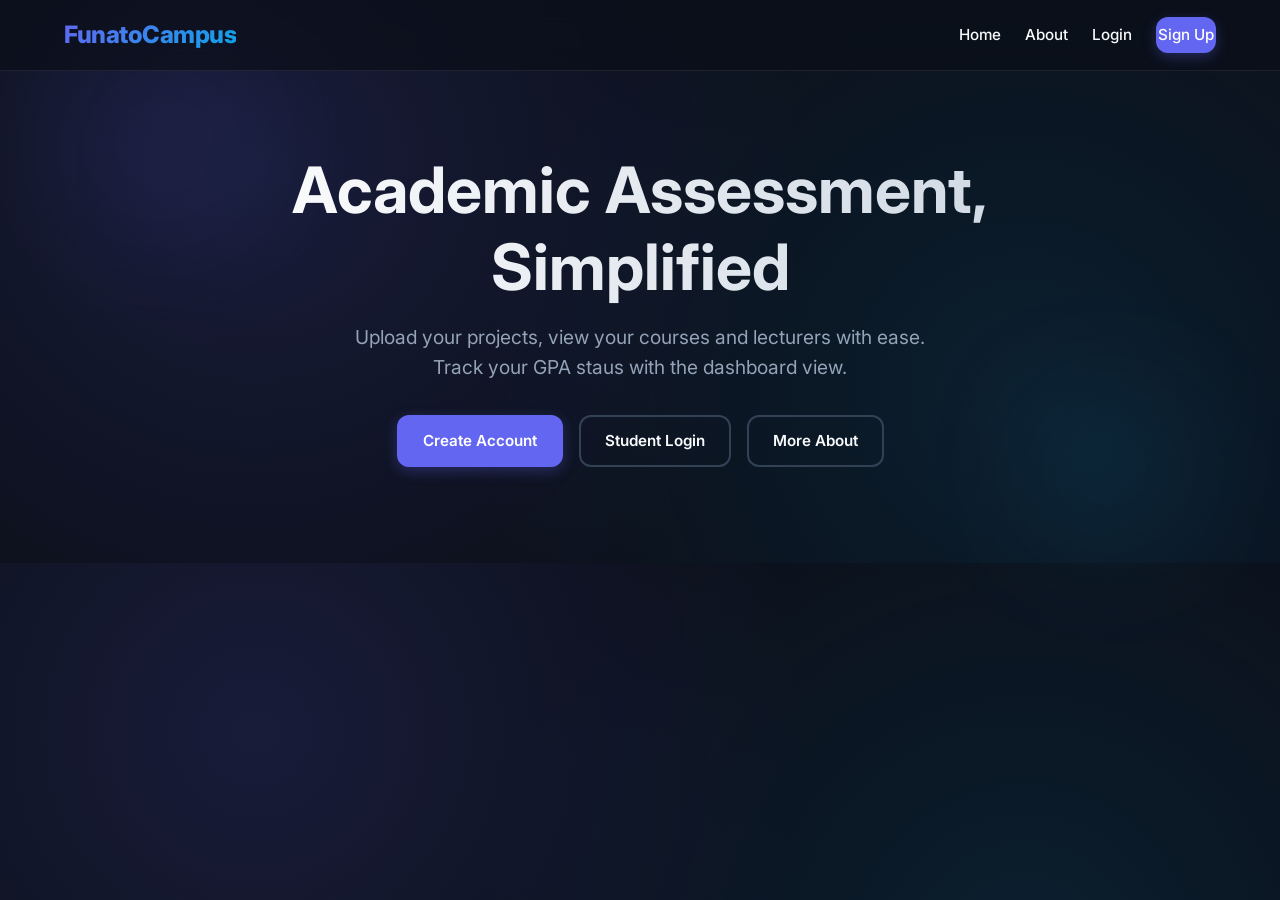
<file: index.html>
<!DOCTYPE html>
<html lang="en">
<head>
    <meta charset="UTF-8">
    <meta name="viewport" content="width=device-width, initial-scale=1.0">
    <title>Funato Campus - Students Projects</title>
    <link rel="stylesheet" href="assets/css/styles.css">
</head>
<body>
      <nav class="public-nav">
    <div class="nav-container">
      <a href="index.html" class="logo">FunatoCampus</a>
      <div class="nav-links">
        <a href="index.html">Home</a>
        <a href="about.html">About</a>
        <a href="login.html">Login</a>
        <a href="register.html" class="btn btn-primary btn-sm">Sign Up</a>
      </div>
      <div class="hamburger"><span></span><span></span><span></span></div>
    </div>
  </nav>
  <div class="mobile-menu">
        <a href="index.html">Home</a>
        <a href="about.html">About</a>
        <a href="login.html">Login</a>
        <a href="register.html" >Sign Up</a>
  </div>

    <main class="container" style="margin-top: 120px; text-align: center;">
    <h1 style="font-size: clamp(2.5rem, 5vw, 4rem); margin-bottom: 1rem; background: linear-gradient(90deg,#fff,#cbd5e1); -webkit-background-clip:text; background-clip:text; color:transparent;">Academic Assessment, Simplified</h1>
    <p style="color: var(--muted); font-size: 1.2rem; max-width: 600px; margin: 0 auto 2rem;">Upload your projects, view your courses and lecturers with ease. Track your GPA staus with the dashboard view.</p>

    <div style="display:flex; gap:1rem; justify-content:center; flex-wrap:wrap;">
      <a href="register.html" class="btn btn-primary">Create Account</a>
      <a href="login.html" class="btn btn-outline">Student Login</a>
        <a href="about.html" class="btn btn-outline">More About</a>
    </div>
  </main>

  <script src="assets/js/script.js"></script>
    
</body>
</html>
</file>
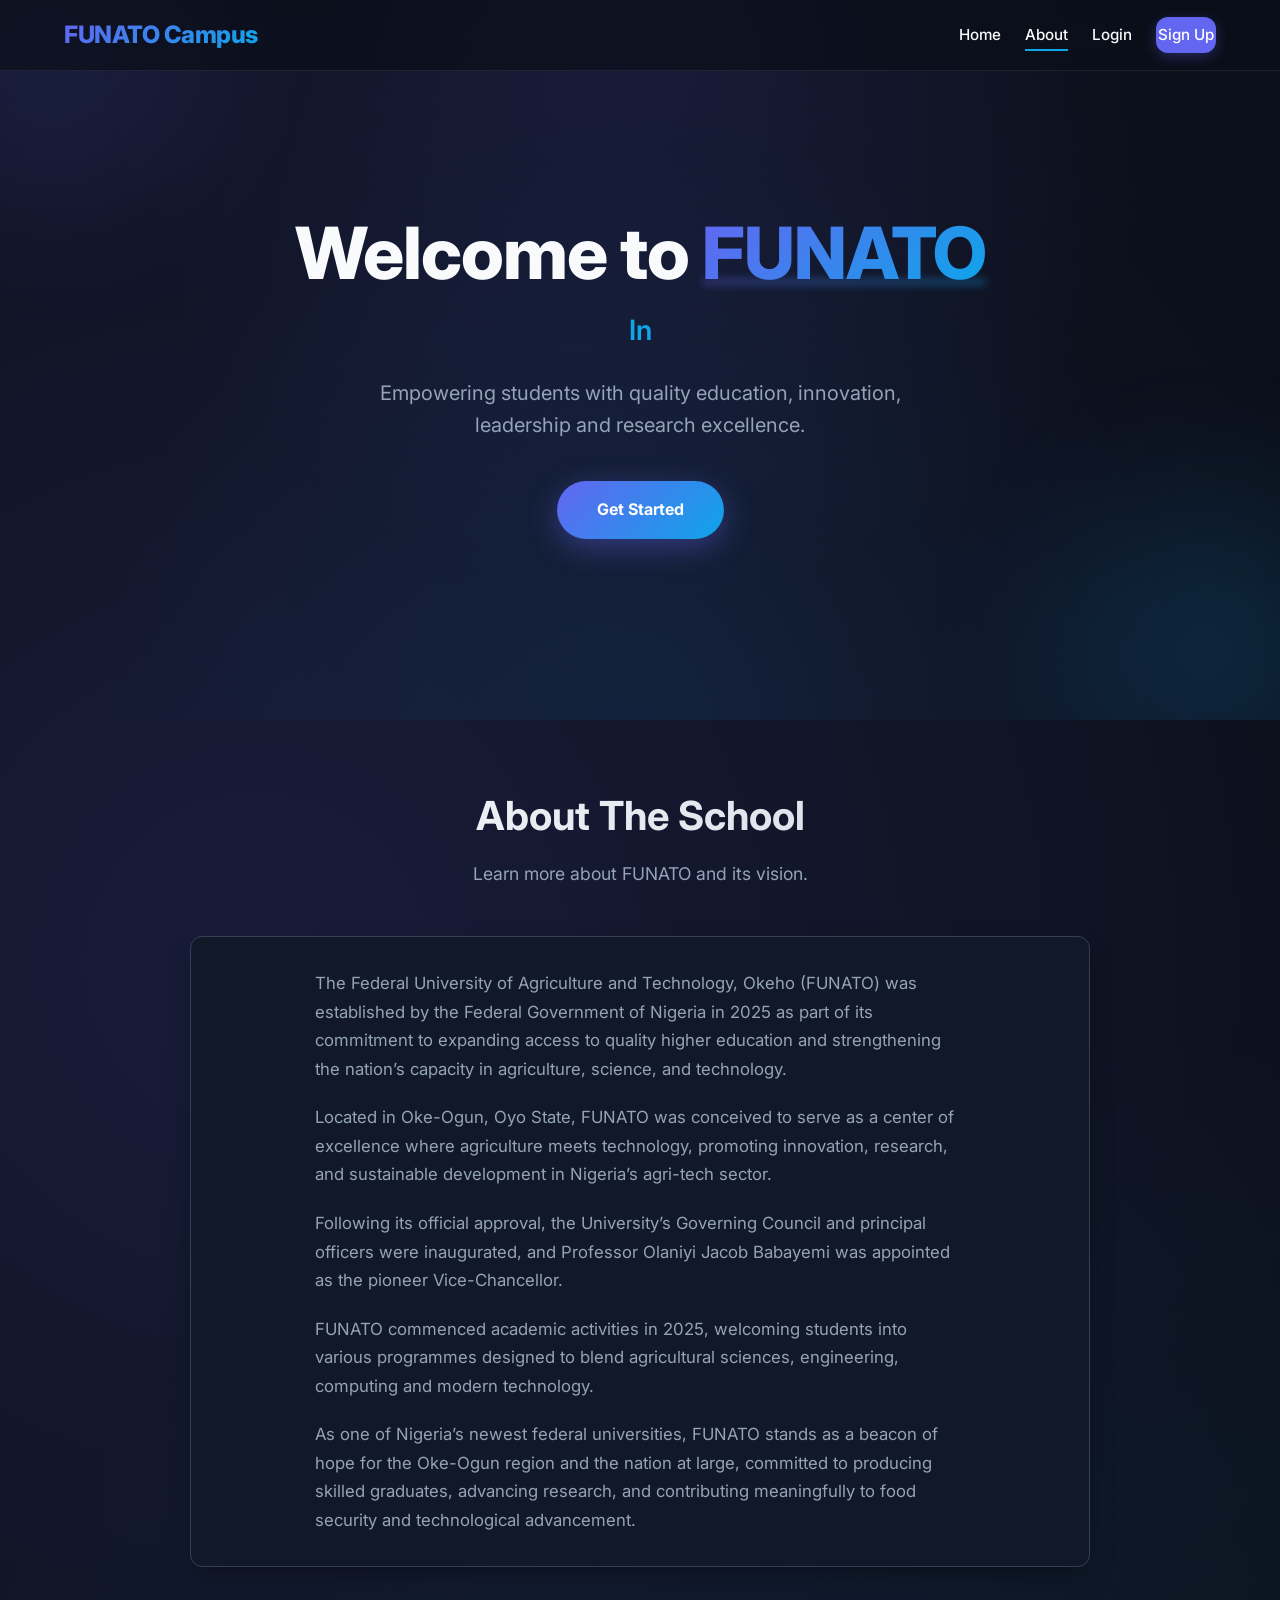
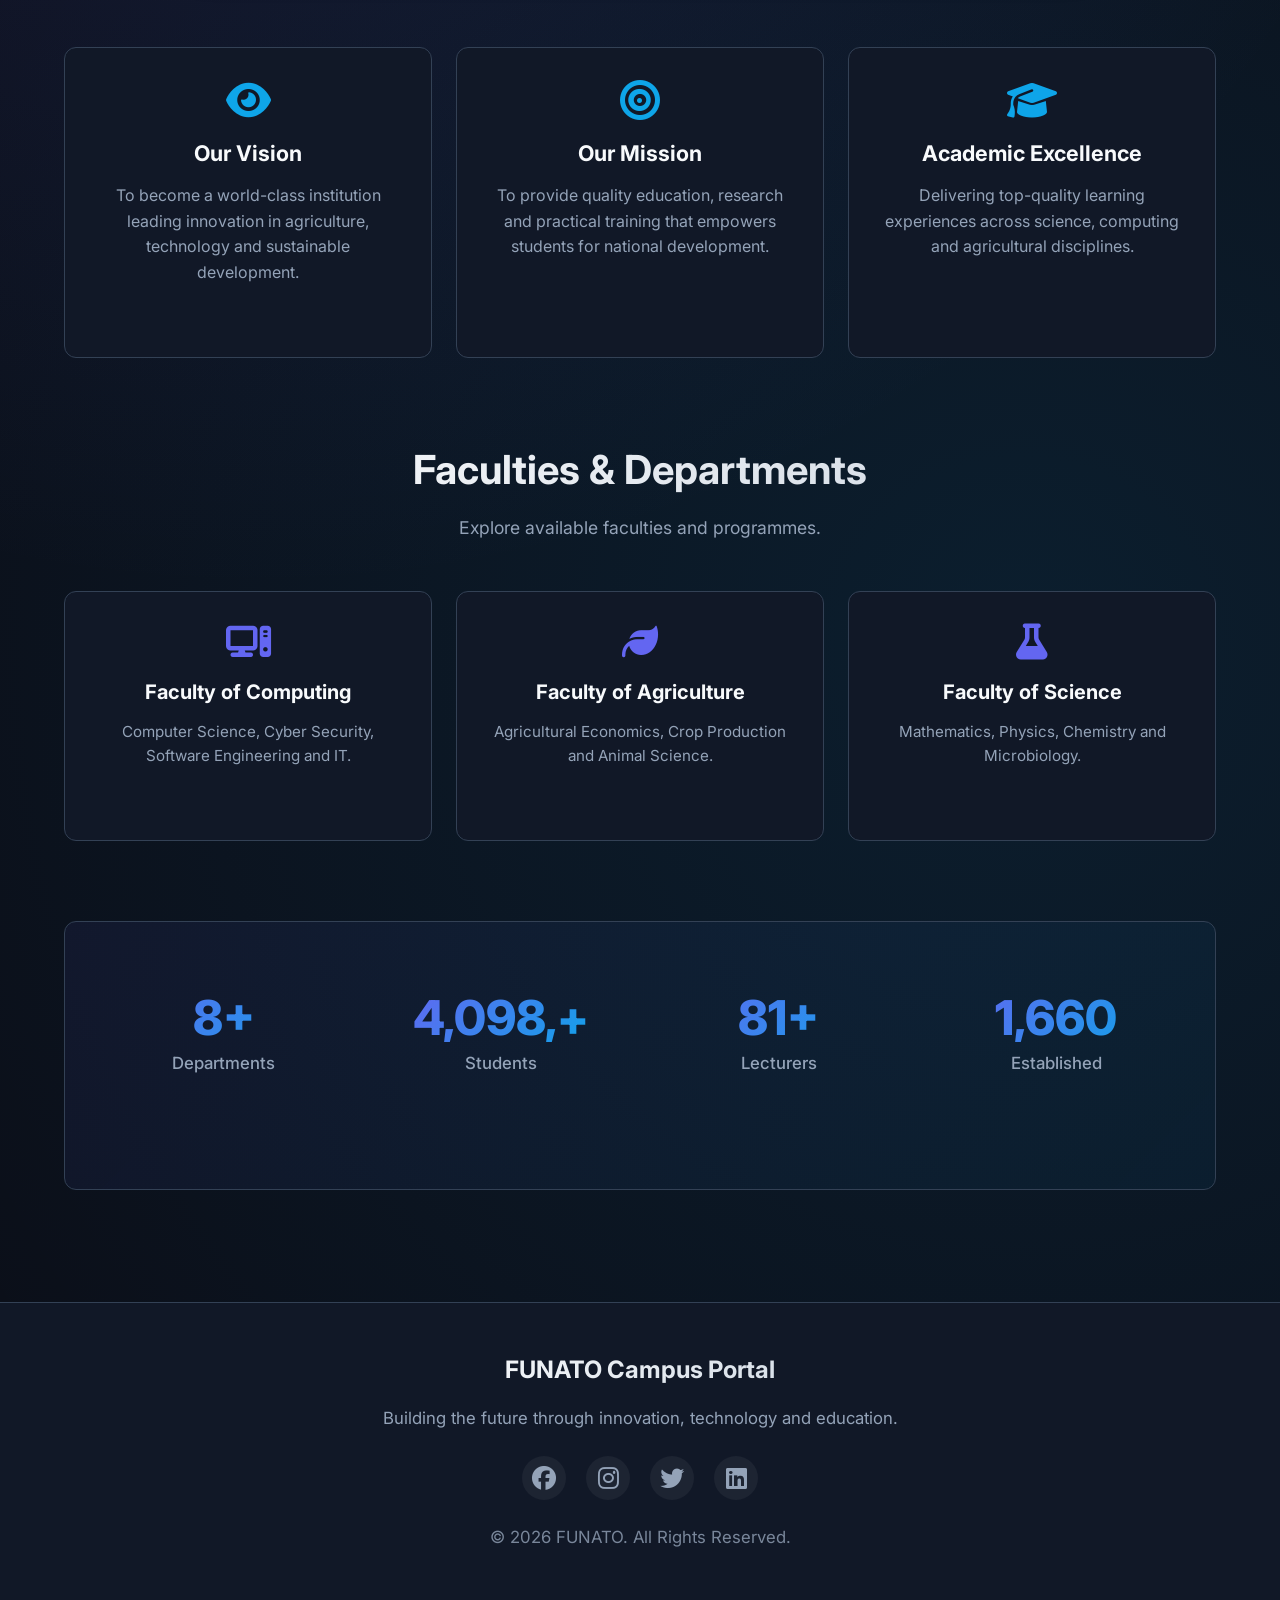
<file: about.html>
<!DOCTYPE html>
<html lang="en">
<head>
  <meta charset="UTF-8">
  <meta name="viewport" content="width=device-width, initial-scale=1.0">

  <title>Funato Campus - About</title>

  <!-- Google Font -->

  <link rel="preconnect" href="https://fonts.googleapis.com">
  <link rel="preconnect" href="https://fonts.gstatic.com" crossorigin>

  <link href="https://fonts.googleapis.com/css2?family=Poppins:wght@300;400;500;600;700&display=swap" rel="stylesheet">

  <!-- Font Awesome -->

  <link rel="stylesheet"
  href="https://cdnjs.cloudflare.com/ajax/libs/font-awesome/6.5.2/css/all.min.css">

  <!-- CSS -->

  <link rel="stylesheet" href="assets/css/styles.css">

</head>

<body>

  <!-- NAVBAR -->

  <nav class="public-nav">

    <div class="nav-container">

      <a href="index.html" class="logo">
        FUNATO Campus
      </a>

      <div class="nav-links">

        <a href="index.html">Home</a>

        <a href="about.html" class="active">
          About
        </a>


        <a href="login.html">
          Login
        </a>

        <a href="register.html" class="btn btn-primary btn-sm">
          Sign Up
        </a>

      </div>

      <!-- MOBILE MENU -->

      <div class="hamburger">

        <span></span>
        <span></span>
        <span></span>

      </div>

    </div>

  </nav>

  <!-- MOBILE NAV -->

  <div class="mobile-menu">

    <a href="index.html">Home</a>

    <a href="about.html">About</a>


    <a href="login.html">Login</a>

    <a href="register.html">Sign Up</a>

  </div>

  <!-- HERO SECTION -->

  <section class="about-hero">

    <div class="hero-content">

      <h1>
        Welcome to <span class="highlight">FUNATO</span>
      </h1>

      <h2 class="animated-role-text">
        Innovating Agriculture Through Technology
      </h2>

      <p>
        Empowering students with quality education,
        innovation, leadership and research excellence.
      </p>

      <a href="register.html" class="hero-btn">
        Get Started
      </a>

    </div>

  </section>

  <!-- ABOUT SECTION -->

  <main class="about-container">

    <!-- ABOUT SCHOOL -->

    <section class="school-section">

      <div class="section-title">

        <h2>About The School</h2>

        <p>
          Learn more about FUNATO and its vision.
        </p>

      </div>

      <div class="school-text">

        <p>
          The Federal University of Agriculture and Technology,
          Okeho (FUNATO) was established by the Federal Government
          of Nigeria in 2025 as part of its commitment to expanding
          access to quality higher education and strengthening the
          nation’s capacity in agriculture, science, and technology.
        </p>

        <p>
          Located in Oke-Ogun, Oyo State, FUNATO was conceived
          to serve as a center of excellence where agriculture
          meets technology, promoting innovation, research,
          and sustainable development in Nigeria’s agri-tech sector.
        </p>

        <p>
          Following its official approval, the University’s
          Governing Council and principal officers were inaugurated,
          and Professor Olaniyi Jacob Babayemi was appointed as
          the pioneer Vice-Chancellor.
        </p>

        <p>
          FUNATO commenced academic activities in 2025,
          welcoming students into various programmes designed
          to blend agricultural sciences, engineering,
          computing and modern technology.
        </p>

        <p>
          As one of Nigeria’s newest federal universities,
          FUNATO stands as a beacon of hope for the Oke-Ogun region
          and the nation at large, committed to producing skilled
          graduates, advancing research, and contributing
          meaningfully to food security and technological advancement.
        </p>

      </div>

    </section>

    <!-- VISION & MISSION -->

    <section class="vision-mission">
      <div class="vision-box">

        <i class="fa-solid fa-eye"></i>

        <h3>Our Vision</h3>

        <p>
          To become a world-class institution leading innovation
          in agriculture, technology and sustainable development.
        </p>

      </div>

      <div class="vision-box">

        <i class="fa-solid fa-bullseye"></i>

        <h3>Our Mission</h3>

        <p>
          To provide quality education, research and practical
          training that empowers students for national development.
        </p>

      </div>

      <div class="vision-box">

        <i class="fa-solid fa-graduation-cap"></i>

        <h3>Academic Excellence</h3>

        <p>
          Delivering top-quality learning experiences
          across science, computing and agricultural disciplines.
        </p>

      </div>

    </section>

    <!-- FACULTIES -->

    <section class="faculties">

      <div class="section-title">

        <h2>Faculties & Departments</h2>

        <p>
          Explore available faculties and programmes.
        </p>

      </div>

      <div class="faculty-grid">

        <div class="faculty-card">
          <i class="fa-solid fa-computer"></i>
          <h3>Faculty of Computing</h3>
          <p>
            Computer Science, Cyber Security,
            Software Engineering and IT.
          </p>
        </div>

        <div class="faculty-card">
          <i class="fa-solid fa-leaf"></i>
          <h3>Faculty of Agriculture</h3>
          <p>
            Agricultural Economics,
            Crop Production and Animal Science.
          </p>
        </div>

        <div class="faculty-card">
          <i class="fa-solid fa-flask"></i>
          <h3>Faculty of Science</h3>
          <p>
            Mathematics, Physics,
            Chemistry and Microbiology.
          </p>
        </div>

      </div>

    </section>

    <!-- STATISTICS -->

    <section class="stats-section">

      <div class="stat-box">

        <h2>10+</h2>

        <p>Departments</p>

      </div>

      <div class="stat-box">

        <h2>5,000+</h2>

        <p>Students</p>

      </div>

      <div class="stat-box">

        <h2>100+</h2>

        <p>Lecturers</p>

      </div>

      <div class="stat-box">

        <h2>2025</h2>

        <p>Established</p>

      </div>

    </section>

  </main>

  <!-- FOOTER -->

  <footer class="footer">

    <div class="footer-content">

      <h3>FUNATO Campus Portal</h3>

      <p>
        Building the future through innovation,
        technology and education.
      </p>

      <div class="socials">

        <i class="fa-brands fa-facebook"></i>

        <i class="fa-brands fa-instagram"></i>

        <i class="fa-brands fa-twitter"></i>

        <i class="fa-brands fa-linkedin"></i>

      </div>

      <p class="copyright">
        © 2026 FUNATO. All Rights Reserved.
      </p>

    </div>

  </footer>

  <script src="assets/js/script.js"></script>

</body>
</html>
</file>
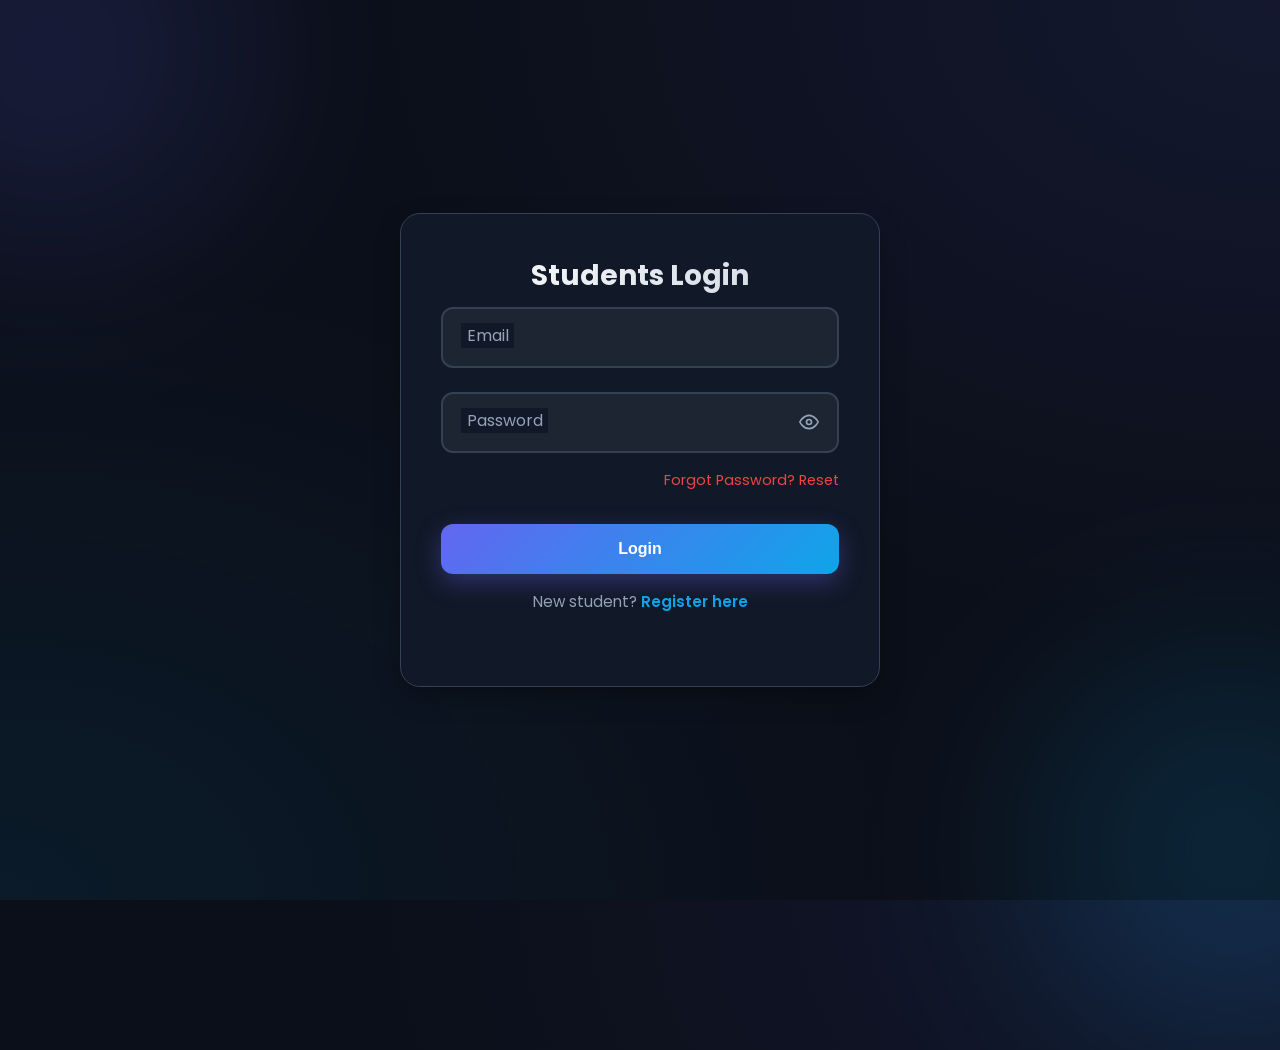
<file: courses.html>
<!DOCTYPE html>
<html lang="en">
<head>
  <meta charset="UTF-8">
  <meta name="viewport" content="width=device-width, initial-scale=1.0">
  <title>Courses - FUNATO Campus</title>
  
  <!-- Fonts & Icons -->
  <link rel="preconnect" href="https://fonts.googleapis.com">
  <link rel="preconnect" href="https://fonts.gstatic.com" crossorigin>
  <link href="https://fonts.googleapis.com/css2?family=Poppins:wght@300;400;500;600;700&display=swap" rel="stylesheet">
  <link rel="stylesheet" href="https://cdnjs.cloudflare.com/ajax/libs/font-awesome/6.5.2/css/all.min.css"/>
  
  <!-- CSS -->
  <link rel="stylesheet" href="assets/css/courses.css">
</head>
<body>

<div class="courses-layout">

  <!-- SIDEBAR (Same as Dashboard) -->
  <button class="menu-toggle" id="menuToggle">☰</button>

  <aside class="sidebar">
    <div class="sidebar-header">
      <div class="avatar">U</div>
      <div>
        <strong>Udom</strong><br>
        <small>B.Sc Computer Science</small>
      </div>
    </div>
    
  
    
    <nav class="sidebar-nav">
      <a href="dashboard.html" class="sidebar-link">
        <i class="fa-solid fa-chart-line"></i> Dashboard
      </a>
      <a href="courses.html" class="sidebar-link active">
        <i class="fa-solid fa-book"></i> Courses
      </a>
      <a href="lecturers.html" class="sidebar-link">
        <i class="fa-solid fa-chalkboard-user"></i> Lecturers
      </a>
      <a href="gpa.html" class="sidebar-link">
        <i class="fa-solid fa-calculator"></i> GPA Calculator
      </a>
      <a href="notes.html" class="sidebar-link">
        <i class="fa-solid fa-note-sticky"></i> Notes
      </a>
      <a href="timetable.html" class="sidebar-link">
        <i class="fa-solid fa-calendar-days"></i> Timetable
      </a>
      <a href="profile.html" class="sidebar-link">
        <i class="fa-solid fa-user"></i> Profile
      </a>
      <a href="logout.html" class="sidebar-link">
        <i class="fa-solid fa-right-from-bracket"></i> Logout
      </a>
    </nav>
  </aside>

  <!-- MAIN CONTENT -->
  <main>
    <!-- Top Bar -->
    <div class="top-bar">
      <div class="search-box">
        <input type="text" placeholder="Search courses, codes, topics..." aria-label="Search courses">
      </div>
      <div class="notification" role="button" tabindex="0" aria-label="Notifications">
        <i class="fa-solid fa-bell"></i>
      </div>
    </div>

    <!-- Page Header -->
    <div class="page-header">
      <h1>Available Courses</h1>
      <p>Browse and enroll in courses for your program.</p>
    </div>

    <!-- Filters -->
    <div class="filters-bar">
      <div class="filter-group">
        <label for="departmentFilter">Department</label>
        <select id="departmentFilter">
          <option value="">All Departments</option>
          <option value="Computer Science">Computer Science</option>
          <option value="Cyber Security">Cyber Security</option>
          <option value="Software Engineering">Software Engineering</option>
          <option value="Information Technology">Information Technology</option>
          <option value="Mathematics">Mathematics</option>
          <option value="Physics">Physics</option>
        </select>
      </div>
      
      <div class="filter-group">
        <label for="levelFilter">Level</label>
        <select id="levelFilter">
          <option value="">All Levels</option>
          <option value="100">100 Level</option>
          <option value="200">200 Level</option>
          <option value="300">300 Level</option>
          <option value="400">400 Level</option>
        </select>
      </div>
      
      <div class="filter-actions">
        <button class="btn btn-outline" id="resetFilters">
          <i class="fa-solid fa-rotate-right"></i> Reset
        </button>
      </div>
    </div>

    <!-- Courses Grid View -->
    <div class="courses-grid">
      <!-- Computer Science -->
      <div class="course-card" data-department="Computer Science" data-level="100">
        <div class="course-header">
          <span class="course-code">CSC 101</span>
          <span class="course-units">3 Units</span>
        </div>
        <h3 class="course-title">Introduction to Computing</h3>
        <p class="course-desc">Fundamentals of computer systems, hardware, software, and basic programming concepts.</p>
        <div class="course-meta">
          <span class="course-tag level">100L</span>
          <span class="course-tag semester">First</span>
          <span class="course-tag required">Required</span>
        </div>
        <div class="course-actions">
          <button class="btn btn-outline" data-action="materials">
            <i class="fa-solid fa-folder-open"></i> Materials
          </button>
          <button class="btn btn-primary" data-action="enroll">
            <i class="fa-solid fa-plus"></i> Enroll
          </button>
        </div>
      </div>

      <div class="course-card" data-department="Computer Science" data-level="100">
        <div class="course-header">
          <span class="course-code">CSC 102</span>
          <span class="course-units">3 Units</span>
        </div>
        <h3 class="course-title">Programming Fundamentals</h3>
        <p class="course-desc">Learn programming basics using Python: variables, loops, functions, and problem-solving.</p>
        <div class="course-meta">
          <span class="course-tag level">100L</span>
          <span class="course-tag semester">First</span>
          <span class="course-tag required">Required</span>
        </div>
        <div class="course-actions">
          <button class="btn btn-outline" data-action="materials"><i class="fa-solid fa-folder-open"></i> Materials</button>
          <button class="btn btn-primary" data-action="enroll"><i class="fa-solid fa-plus"></i> Enroll</button>
        </div>
      </div>

      <!-- Cyber Security -->
      <div class="course-card" data-department="Cyber Security" data-level="100">
        <div class="course-header">
          <span class="course-code">CYB 101</span>
          <span class="course-units">3 Units</span>
        </div>
        <h3 class="course-title">Introduction to Cyber Security</h3>
        <p class="course-desc">Overview of security principles, threats, vulnerabilities, and basic defense mechanisms.</p>
        <div class="course-meta">
          <span class="course-tag level">100L</span>
          <span class="course-tag semester">First</span>
          <span class="course-tag required">Required</span>
        </div>
        <div class="course-actions">
          <button class="btn btn-outline" data-action="materials"><i class="fa-solid fa-folder-open"></i> Materials</button>
          <button class="btn btn-primary" data-action="enroll"><i class="fa-solid fa-plus"></i> Enroll</button>
        </div>
      </div>

      <div class="course-card" data-department="Cyber Security" data-level="100">
        <div class="course-header">
          <span class="course-code">CYB 103</span>
          <span class="course-units">3 Units</span>
        </div>
        <h3 class="course-title">Web Development</h3>
        <p class="course-desc">Build modern web applications with HTML, CSS, JavaScript, and backend fundamentals.</p>
        <div class="course-meta">
          <span class="course-tag level">100L</span>
          <span class="course-tag semester">Second</span>
          <span class="course-tag required">Elective</span>
        </div>
        <div class="course-actions">
          <button class="btn btn-outline" data-action="materials"><i class="fa-solid fa-folder-open"></i> Materials</button>
          <button class="btn btn-primary" data-action="enroll"><i class="fa-solid fa-plus"></i> Enroll</button>
        </div>
      </div>
    </div>

    <!-- Alternative: Department List View (Uncomment to use instead of grid) -->
    <!--
    <div class="department-section">
      <div class="department-header">
        <h2><i class="fa-solid fa-computer"></i> Computer Science</h2>
        <i class="fa-solid fa-chevron-down toggle-icon"></i>
      </div>
      <div class="department-list">
        <ul>
          <li data-department="Computer Science" data-level="100">
            <div><strong>CSC 101</strong> Introduction to Computing</div>
            <span class="course-status active">3 Units</span>
          </li>
          <li data-department="Computer Science" data-level="100">
            <div><strong>CSC 102</strong> Programming Fundamentals</div>
            <span class="course-status active">3 Units</span>
          </li>
        </ul>
      </div>
    </div>
    -->

    <!-- Empty State (Hidden by default) -->
    <div class="empty-state hidden">
      <i class="fa-solid fa-magnifying-glass"></i>
      <h3>No courses found</h3>
      <p>Try adjusting your search or filters to find what you're looking for.</p>
      <button class="btn btn-outline mt-2" id="resetFilters">
        <i class="fa-solid fa-rotate-right"></i> Reset Filters
      </button>
    </div>

  </main>
</div>

<!-- JS -->
<script src="assets/js/courses.js"></script>

</body>
</html>
</file>
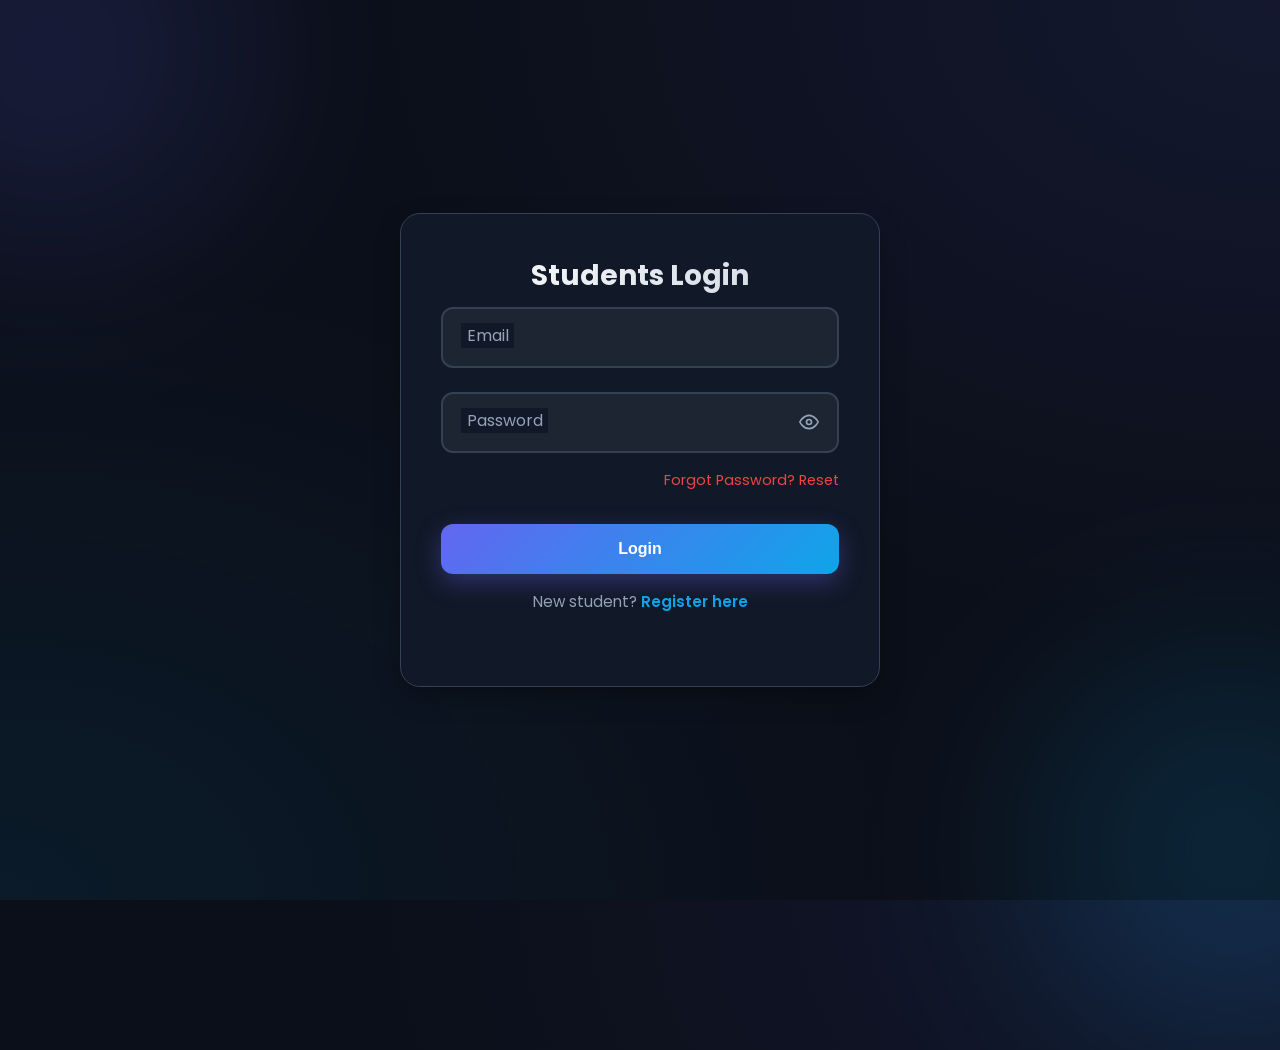
<file: dashboard.html>
<!DOCTYPE html>
<html lang="en">
<head>
  <meta charset="UTF-8" />
  <meta name="viewport" content="width=device-width, initial-scale=1.0"/>
  <title>Student Dashboard</title>

  <!-- Google Font -->
  <link rel="preconnect" href="https://fonts.googleapis.com">
  <link rel="preconnect" href="https://fonts.gstatic.com" crossorigin>
  <link href="https://fonts.googleapis.com/css2?family=Poppins:wght@300;400;500;600;700&display=swap" rel="stylesheet">

  <!-- Icons -->
  <link rel="stylesheet" href="https://cdnjs.cloudflare.com/ajax/libs/font-awesome/6.5.2/css/all.min.css"/>
  <link rel="stylesheet" href="assets/css/dashboard.css"/>

</head>
<body>

<div class="student-layout">

  <!-- SIDEBAR -->
     <button class="menu-toggle" id="menuToggle"   aria-label="Toggle navigation menu"
  aria-expanded="false"
  aria-controls="sidebarNav">
    <span class="hamburger-line"></span>
    <span class="hamburger-line"></span>
    <span class="hamburger-line"></span>
  </button>


  <aside class="sidebar">

    <div class="sidebar-header">
      <div class="avatar">U</div>

      <div>
        <strong>Udom</strong><br>
        <small>B.Sc Computer Science</small>
      </div>
    </div>

    <!-- HAMBURGER ICON -->


  <!-- Hamburger -->

    <nav class="sidebar-nav">

      <a href="dashboard.html" class="sidebar-link active">
        <i class="fa-solid fa-chart-line"></i> Dashboard
      </a>

      <a href="courses.html" class="sidebar-link">
        <i class="fa-solid fa-book"></i> Courses
      </a>

      <a href="lecturers.html" class="sidebar-link">
        <i class="fa-solid fa-chalkboard-user"></i> Lecturers
      </a>

      <a href="gpa.html" class="sidebar-link">
        <i class="fa-solid fa-calculator"></i> GPA Calculator
      </a>

      <a href="notes.html" class="sidebar-link">
        <i class="fa-solid fa-note-sticky"></i> Notes
      </a>

      <a href="timetable.html" class="sidebar-link">
        <i class="fa-solid fa-calendar-days"></i> Timetable
      </a>

      <a href="profile.html" class="sidebar-link">
        <i class="fa-solid fa-user"></i> Profile
      </a>

      <a href="logout.html" class="sidebar-link">
        <i class="fa-solid fa-right-from-bracket"></i> Logout
      </a>

    </nav>

  </aside>
  <div class="sidebar-overlay" id="sidebarOverlay"></div>

  <!-- MAIN -->

  <main>

    <div class="top-bar">

      <div class="search-box">
        <input type="text" placeholder="Search courses, lecturers...">
      </div>

      <div class="notification">
        <i class="fa-solid fa-bell"></i>
      </div>

    </div>

    <!-- HEADER -->

    <div class="page-header">
      <h2 id="greetings">Good Morning, <span id="name"></span> 👋</h2>
      <p>Welcome back to your student dashboard.</p>
    </div>

    <!-- STATS -->

    <div class="grid-4">

      <div class="stat-box">
        <div class="stat-lbl">GPA</div>
        <div class="stat-val">4.50</div>
      </div>

      <div class="stat-box">
        <div class="stat-lbl">CGPA</div>
        <div class="stat-val">4.32</div>
      </div>

      <div class="stat-box">
        <div class="stat-lbl">Level</div>
        <div class="stat-val">100L</div>
      </div>

      <div class="stat-box">
        <div class="stat-lbl">Semester</div>
        <div class="stat-val">Second</div>
      </div>

    </div>

    <!-- CONTENT -->

    <div class="content-grid">

      <!-- COURSES -->

      <div class="card">

        <h3>Registered Courses</h3>

        <table>

          <thead>
            <tr>
              <th>Course</th>
              <th>Unit</th>
              <th>Status</th>
            </tr>
          </thead>

          <tbody>

            <tr>
              <td>CYB 103</td>
              <td>3</td>
              <td><span class="badge">Active</span></td>
            </tr>

            <tr>
              <td>MTH 101</td>
              <td>3</td>
              <td><span class="badge">Active</span></td>
            </tr>

            <tr>
              <td>GST 111</td>
              <td>2</td>
              <td><span class="badge">Active</span></td>
            </tr>

          </tbody>

        </table>

      </div>

      <!-- ANNOUNCEMENTS -->

      <div class="card">

        <h3>Announcements</h3>

        <div class="announcement">
          <strong>CYB 103 Assignment</strong>
          <p>Submission closes next week Friday.</p>
        </div>

        <div class="announcement">
            <strong>School Fees Reminder</strong>
          <p>All students should complete payments before exams.</p>
        </div>

        <div class="announcement">
          <strong>Exam Timetable</strong>
          <p>Examination timetable has been released.</p>
        </div>

      </div>

    </div>

  </main>

</div>


<script src="assets/js/dashboard.js"></script>

</body>
</html>
</file>
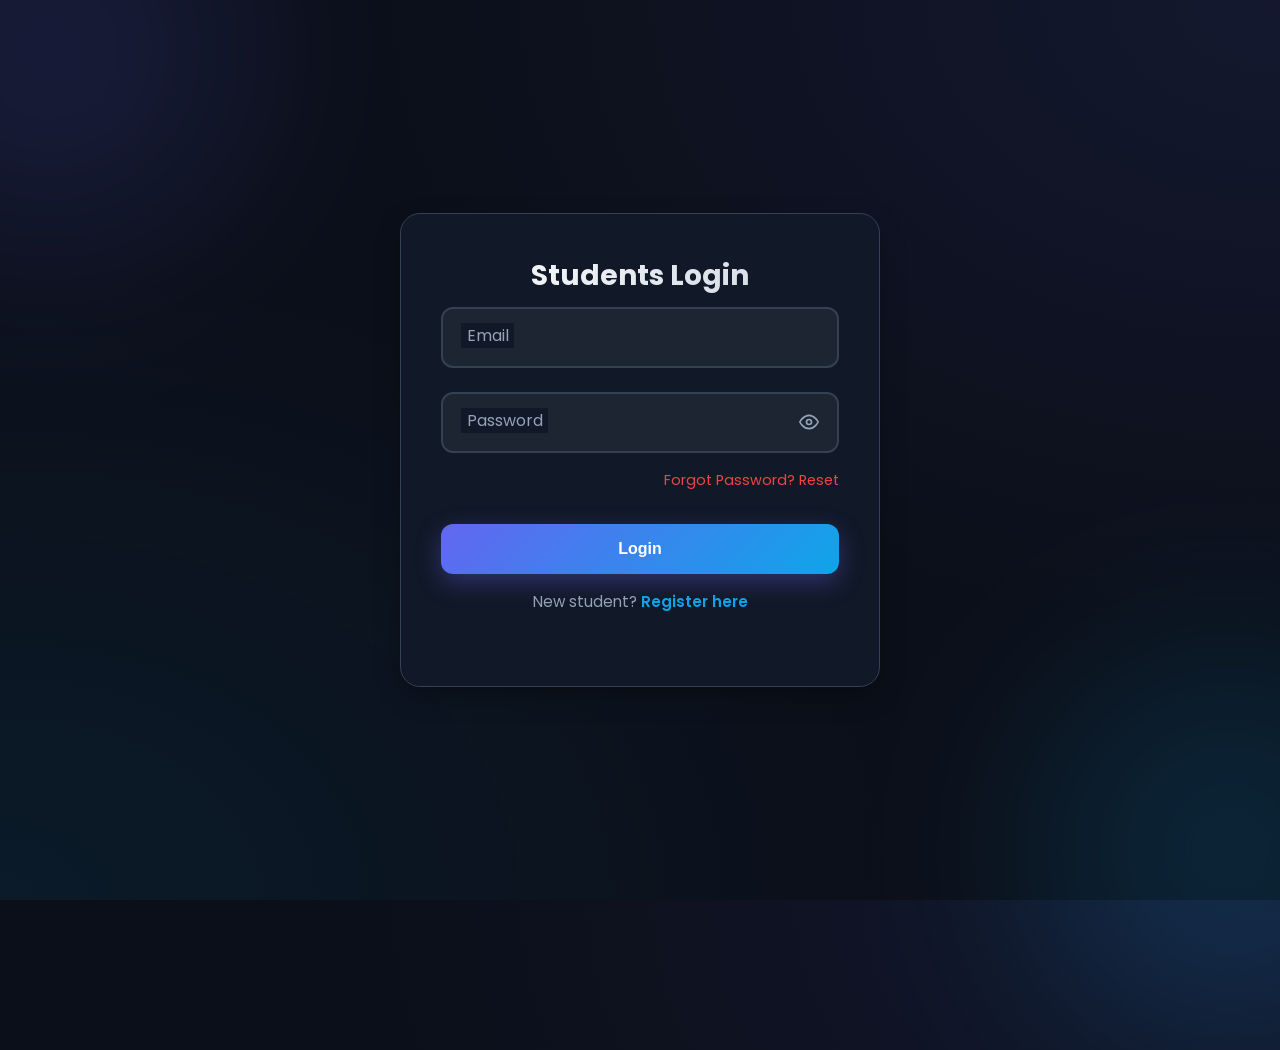
<file: gpa.html>
<!DOCTYPE html>
<html lang="en">
<head>
  <meta charset="UTF-8">
  <meta name="viewport" content="width=device-width, initial-scale=1.0">
  <title>GPA Calculator - FUNATO Campus</title>
  <link rel="preconnect" href="https://fonts.googleapis.com">
  <link rel="preconnect" href="https://fonts.gstatic.com" crossorigin>
  <link href="https://fonts.googleapis.com/css2?family=Poppins:wght@300;400;500;600;700&display=swap" rel="stylesheet">
  <link rel="stylesheet" href="https://cdnjs.cloudflare.com/ajax/libs/font-awesome/6.5.2/css/all.min.css"/>
  <link rel="stylesheet" href="assets/css/dashboard.css">
</head>
<body>

<div class="student-layout">
      <button class="menu-toggle" id="menuToggle">☰</button>
  <!-- SIDEBAR (Same as other pages) -->
  <aside class="sidebar">
    <div class="sidebar-header">
      <div class="avatar">U</div>
      <div><strong>Udom</strong><br><small>B.Sc Computer Science</small></div>
    </div>

    <nav class="sidebar-nav">
      <a href="dashboard.html" class="sidebar-link"><i class="fa-solid fa-chart-line"></i> Dashboard</a>
      <a href="courses.html" class="sidebar-link"><i class="fa-solid fa-book"></i> Courses</a>
      <a href="lecturers.html" class="sidebar-link"><i class="fa-solid fa-chalkboard-user"></i> Lecturers</a>
      <a href="gpa.html" class="sidebar-link active"><i class="fa-solid fa-calculator"></i> GPA Calculator</a>
      <a href="notes.html" class="sidebar-link"><i class="fa-solid fa-note-sticky"></i> Notes</a>
      <a href="timetable.html" class="sidebar-link"><i class="fa-solid fa-calendar-days"></i> Timetable</a>
      <a href="profile.html" class="sidebar-link"><i class="fa-solid fa-user"></i> Profile</a>
      <a href="logout.html" class="sidebar-link"><i class="fa-solid fa-right-from-bracket"></i> Logout</a>
    </nav>
  </aside>

  <main>
    <!-- TOP BAR -->
    <div class="top-bar">
      <div class="search-box">
        <input type="text" placeholder="Search...">
      </div>
      <div class="notification" role="button" tabindex="0" aria-label="Notifications">
        <i class="fa-solid fa-bell"></i>
      </div>
    </div>

    <!-- PAGE HEADER -->
    <div class="page-header">
      <h1>GPA Calculator</h1>
      <p>Add your courses, track your academic performance, and plan your semester.</p>
    </div>

    <!-- MAIN CONTENT -->
    <div class="gpa-layout">
      
      <!-- LEFT: FORM -->
      <div class="gpa-form-card">
        <h3>Add Course</h3>
        <form id="gpaForm">
          <div class="form-row">
            <label class="form-label" for="courseCode">Course Code</label>
            <input type="text" id="courseCode" class="form-input" placeholder="e.g. CSC 101" required>
          </div>
          <div class="form-row">
            <label class="form-label" for="courseUnit">Credit Unit</label>
            <input type="number" id="courseUnit" class="form-input" placeholder="1-12" min="1" max="12" required>
          </div>
          <div class="form-row">
            <label class="form-label" for="grade">Grade Obtained</label>
            <select id="grade" class="form-select" required>
              <option value="" disabled selected>Select Grade</option>
              <option value="A">A (5.0)</option>
              <option value="B">B (4.0)</option>
              <option value="C">C (3.0)</option>
              <option value="D">D (2.0)</option>
              <option value="E">E (1.0)</option>
              <option value="F">F (0.0)</option>
            </select>
          </div>
          <button type="submit" class="btn btn-primary btn-block">
            <i class="fa-solid fa-plus"></i> Add to Calculator
          </button>
        </form>
      </div>

      <!-- RIGHT: RESULTS & TABLE -->
      <div class="gpa-results">
        
        <!-- GPA DISPLAY -->
        <div class="gpa-display">
          <div class="gpa-label">Cumulative GPA</div>
          <div class="gpa-value">0.00</div>
          <div class="gpa-scale">/ 5.00 Scale</div>
          <div class="gpa-class">No Courses</div>
          <div class="gpa-progress"><div class="gpa-progress-bar"></div></div>
        </div>

        <!-- COURSES TABLE -->
        <div class="courses-table-card">
          <h3>
            Registered Courses
            <span class="course-count">0</span>
          </h3>
          <div class="table-wrapper">
            <table>
              <thead>
                <tr>
                  <th>Course Code</th>
                  <th>Units</th>
                  <th>Grade</th>
                  <th>Points</th>
                  <th>Action</th>
                </tr>
              </thead>
              <tbody id="coursesTableBody">
                <!-- Rows injected by JS -->
              </tbody>
            </table>
            <div class="empty-table" id="emptyTable">
              <i class="fa-solid fa-book-open"></i>
              <p>No courses added yet.<br>Use the form to start calculating.</p>
            </div>
          </div>
          <div class="table-footer">
            <button class="btn btn-outline" id="clearAll"><i class="fa-solid fa-trash-can"></i> Clear All</button>
            <button class="btn btn-primary" id="exportData"><i class="fa-solid fa-copy"></i> Copy Summary</button>
          </div>
        </div>

      </div>
    </div>
  </main>
</div>

<script src="assets/js/gpa.js"></script>
</body>
</html>
</file>
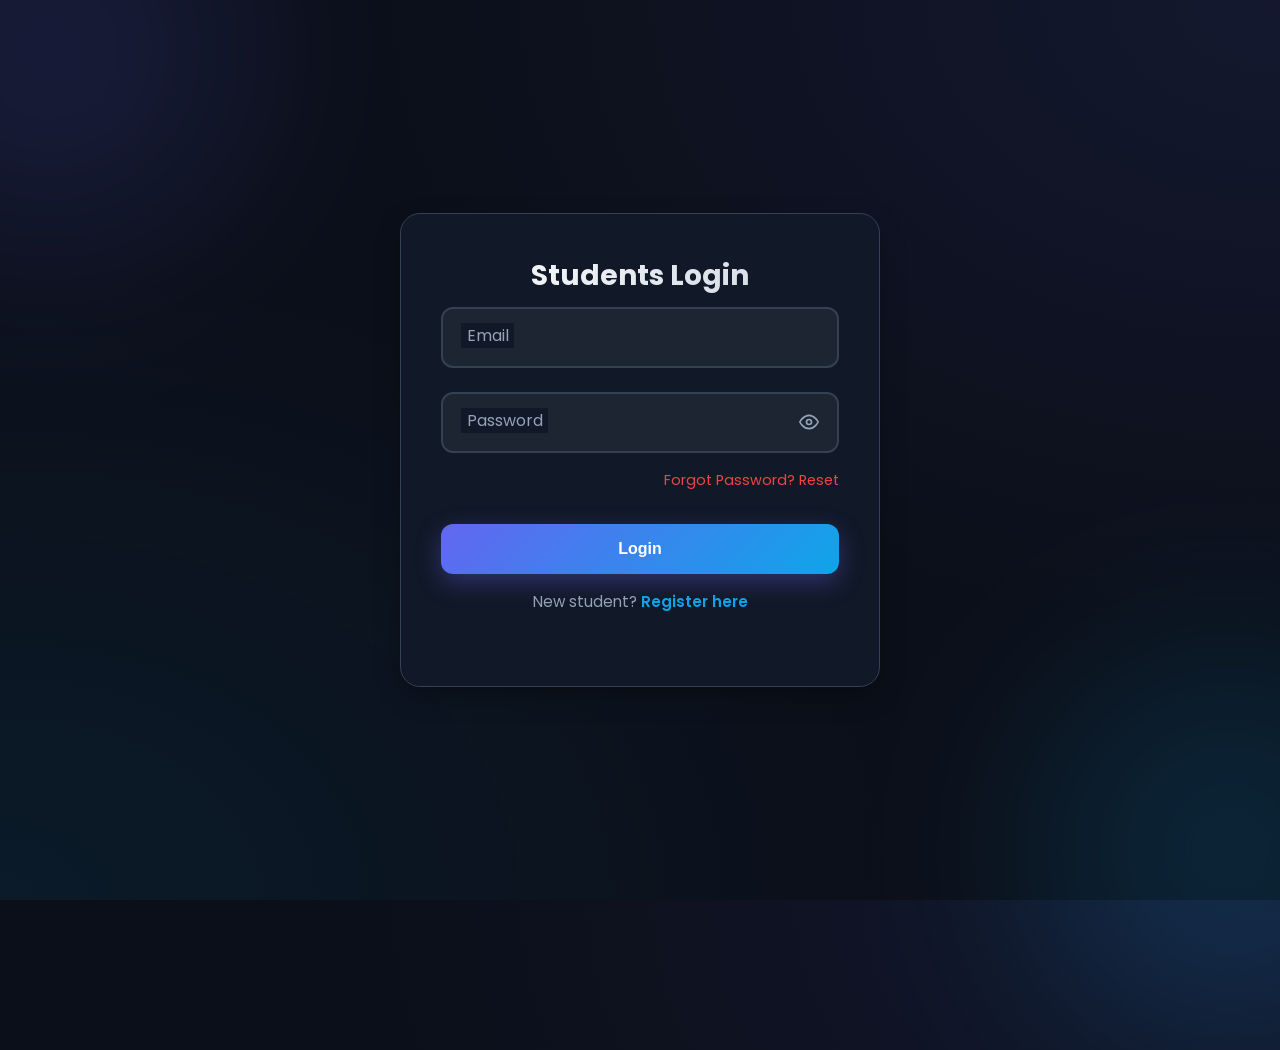
<file: login.html>
<!DOCTYPE html>
<html lang="en">
<head>
    <meta charset="UTF-8">
    <meta name="viewport" content="width=device-width, initial-scale=1.0">
    <title>Funato Campus - Students Login</title>
    <!-- ADD THIS INSIDE <head> -->

<link rel="preconnect" href="https://fonts.googleapis.com">

<link rel="preconnect"
href="https://fonts.gstatic.com"
crossorigin>

<link href="https://fonts.googleapis.com/css2?family=Poppins:wght@300;400;500;600;700&display=swap"
rel="stylesheet">


<link rel="stylesheet" href="assets/css/auth.css">
    
</head>
<body>
    <div class="card" id="logindiv">
        <h2>Students Login</h2>
   <!-- Add data-redirect to form -->
<form id="loginForm" data-redirect="dashboard.html">


            <div class="form-group"><input type="email" id="loginEmail" class="form-input" placeholder=" " required><label for="loginEmail" class="form-label">Email</label><span class="form-error">Required</span></div>
       <div class="form-group password-group">
  <input type="password" id="loginPassword" class="form-input" placeholder=" " required>
  <label for="loginPassword" class="form-label">Password</label>
  <span class="form-error">Required</span>
    <!-- Ensure password toggle button has proper structure -->
<button type="button" class="password-toggle" aria-label="Toggle password visibility">
    <!-- Eye Open (Default) -->
    <svg class="eye-open" xmlns="http://www.w3.org/2000/svg" width="20" height="20" viewBox="0 0 24 24" fill="none" stroke="currentColor" stroke-width="2" stroke-linecap="round" stroke-linejoin="round">
      <path d="M1 12s4-8 11-8 11 8 11 8-4 8-11 8-11-8-11-8z"></path>
      <circle cx="12" cy="12" r="3"></circle>
    </svg>
    <!-- Eye Closed (Hidden initially) -->
    <svg class="eye-closed hidden" xmlns="http://www.w3.org/2000/svg" width="20" height="20" viewBox="0 0 24 24" fill="none" stroke="currentColor" stroke-width="2" stroke-linecap="round" stroke-linejoin="round">
      <path d="M17.94 17.94A10.07 10.07 0 0 1 12 20c-7 0-11-8-11-8a18.45 18.45 0 0 1 5.06-5.94M9.9 4.24A9.12 9.12 0 0 1 12 4c7 0 11 8 11 8a18.5 18.5 0 0 1-2.16 3.19m-6.72-1.07a3 3 0 1 1-4.24-4.24"></path>
      <line x1="1" y1="1" x2="23" y2="23"></line>
    </svg>
</button>



</div>
        <p style="color: rgb(232, 0, 0); text-align: right; cursor: pointer;" id="reset-link">Forgot Password? Reset</p>
        <button type="submit">Login</button>
        </form>
         <p style="text-align:center;margin-top:1rem;color:var(--muted)">New student? <a href="/register.html" style="color:var(--accent)">Register here</a></p>
      
    </div>

    <script src="assets/js/auth.js"></script>
</body>
</html>
</file>
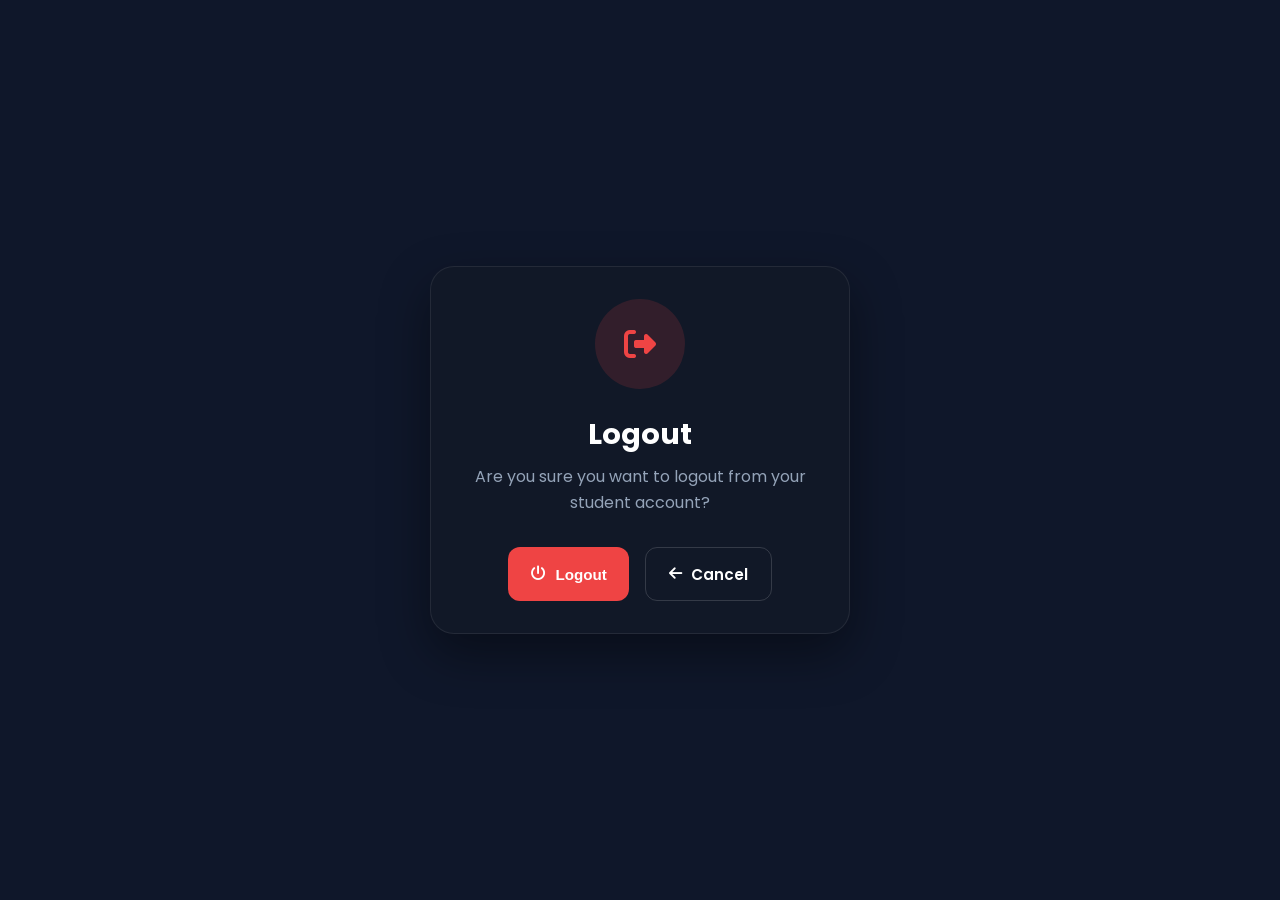
<file: logout.html>
<!DOCTYPE html>
<html lang="en">
<head>
  <meta charset="UTF-8" />
  <meta name="viewport" content="width=device-width, initial-scale=1.0"/>
  <title>Logout</title>

  <link rel="preconnect" href="https://fonts.googleapis.com">
  <link rel="preconnect" href="https://fonts.gstatic.com" crossorigin>

  <link href="https://fonts.googleapis.com/css2?family=Poppins:wght@300;400;500;600;700&display=swap" rel="stylesheet">

  <link rel="stylesheet" href="https://cdnjs.cloudflare.com/ajax/libs/font-awesome/6.5.2/css/all.min.css"/>

  <style>

    *{
      margin:0;
      padding:0;
      box-sizing:border-box;
    }

    body{
      font-family:'Poppins', sans-serif;
      background:#0f172a;
      color:white;
      min-height:100vh;
      display:flex;
      align-items:center;
      justify-content:center;
      padding:20px;
    }

    .logout-card{
      width:100%;
      max-width:420px;
      background:#111827;
      border:1px solid rgba(255,255,255,0.08);
      border-radius:24px;
      padding:2rem;
      text-align:center;
      box-shadow:0 20px 50px rgba(0,0,0,0.4);
      animation:fadeIn 0.4s ease;
    }

    .logout-icon{
      width:90px;
      height:90px;
      border-radius:50%;
      background:rgba(239,68,68,0.15);
      color:#ef4444;
      display:flex;
      align-items:center;
      justify-content:center;
      margin:0 auto 1.5rem;
      font-size:2rem;
    }

    h1{
      font-size:1.8rem;
      margin-bottom:0.5rem;
    }

    p{
      color:#94a3b8;
      margin-bottom:2rem;
      line-height:1.6;
    }

    .btn-group{
      display:flex;
      gap:1rem;
      justify-content:center;
      flex-wrap:wrap;
    }

    .btn{
      border:none;
      padding:0.9rem 1.4rem;
      border-radius:12px;
      font-size:0.95rem;
      font-weight:600;
      cursor:pointer;
      transition:0.3s ease;
      text-decoration:none;
      display:inline-flex;
      align-items:center;
      gap:0.6rem;
    }

    .btn-danger{
      background:#ef4444;
      color:white;
    }

    .btn-danger:hover{
      background:#dc2626;
      transform:translateY(-2px);
    }

    .btn-outline{
      background:transparent;
      border:1px solid rgba(255,255,255,0.15);
      color:white;
    }

    .btn-outline:hover{
      background:rgba(255,255,255,0.08);
    }

    .success-box{
      display:none;
      margin-top:1.5rem;
      padding:1rem;
      border-radius:12px;
      background:rgba(34,197,94,0.15);
      border:1px solid rgba(34,197,94,0.3);
      color:#86efac;
      animation:fadeIn 0.4s ease;
    }

    @keyframes fadeIn{
      from{
        opacity:0;
        transform:translateY(10px);
      }
      to{
        opacity:1;
        transform:translateY(0);
      }
    }

  </style>
</head>
<body>

  <div class="logout-card">

    <div class="logout-icon">
      <i class="fa-solid fa-right-from-bracket"></i>
    </div>

    <h1>Logout</h1>

    <p>
      Are you sure you want to logout from your student account?
    </p>

    <div class="btn-group">

      <button class="btn btn-danger" id="logoutBtn">
        <i class="fa-solid fa-power-off"></i>
        Logout
      </button>

      <a href="dashboard.html" class="btn btn-outline">
        <i class="fa-solid fa-arrow-left"></i>
        Cancel
      </a>

    </div>

    <div class="success-box" id="successBox">
      <i class="fa-solid fa-circle-check"></i>
      Logout successful. Redirecting to login...
    </div>

  </div>

  <script>

    document.addEventListener("DOMContentLoaded", () => {

      const logoutBtn =
        document.getElementById("logoutBtn");

      const successBox =
        document.getElementById("successBox");

      logoutBtn.addEventListener("click", () => {

        /* ================= REMOVE LOGIN SESSION ================= */

        localStorage.removeItem("currentUser");

        localStorage.removeItem("loggedInUser");

        sessionStorage.clear();

        /* ================= SHOW SUCCESS ================= */

        successBox.style.display = "block";

        logoutBtn.disabled = true;

        logoutBtn.innerHTML = `
          <i class="fa-solid fa-spinner fa-spin"></i>
          Logging out...
        `;

        /* ================= REDIRECT ================= */

        setTimeout(() => {

          window.location.href = "login.html";

        }, 2000);

      });

    });

  </script>

</body>
</html>
</file>
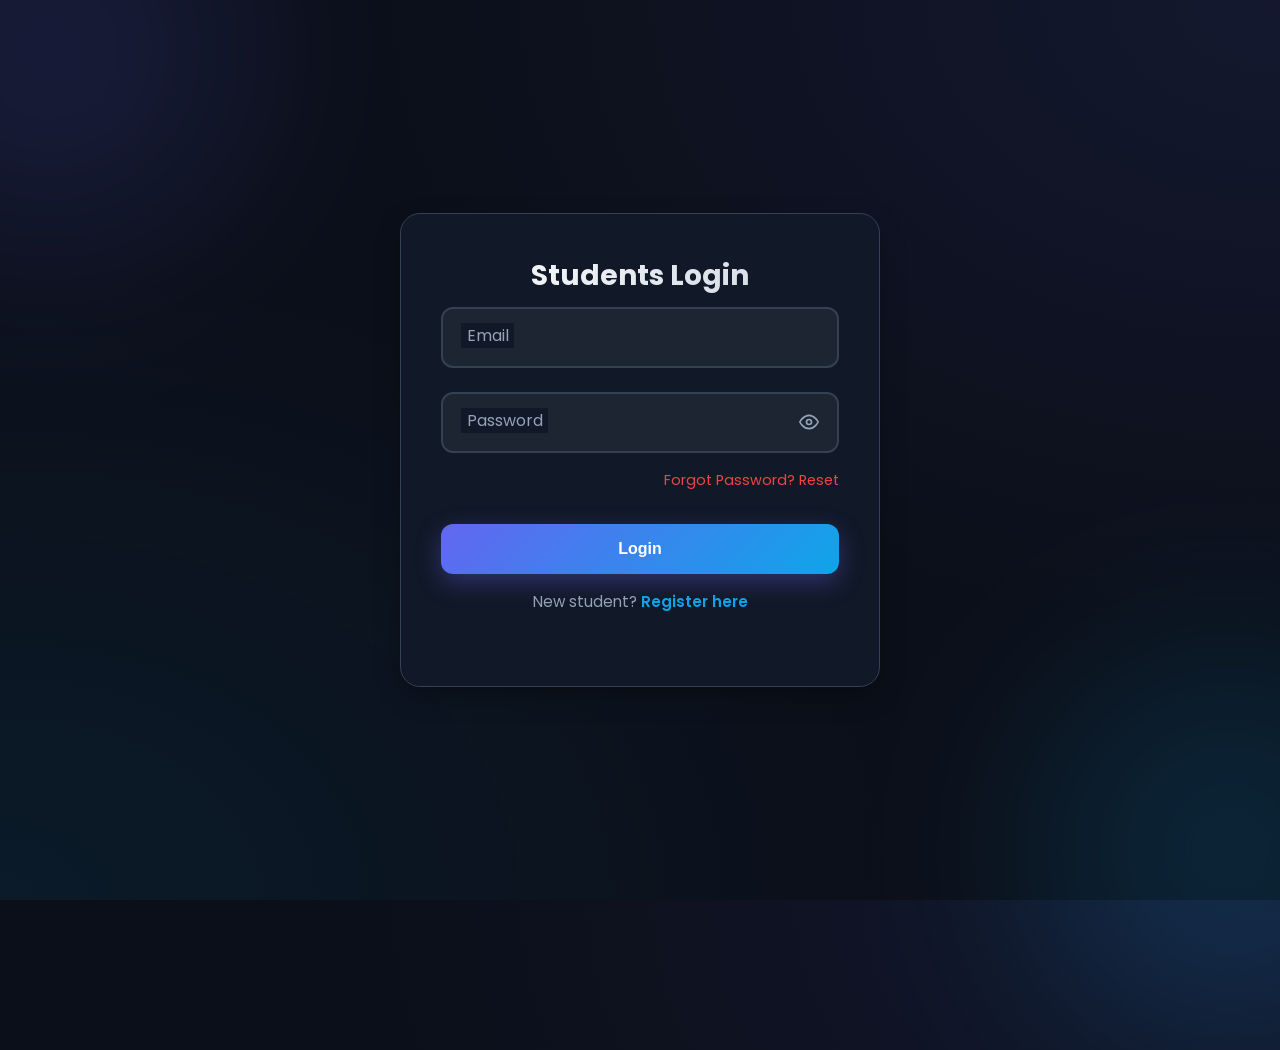
<file: notes.html>
<!DOCTYPE html>
<html lang="en">
<head>
  <meta charset="UTF-8">
  <meta name="viewport" content="width=device-width, initial-scale=1.0">
  <title>Notes - FUNATO Campus</title>
  <link rel="preconnect" href="https://fonts.googleapis.com">
  <link rel="preconnect" href="https://fonts.gstatic.com" crossorigin>
  <link href="https://fonts.googleapis.com/css2?family=Poppins:wght@300;400;500;600;700&display=swap" rel="stylesheet">
  <link rel="stylesheet" href="https://cdnjs.cloudflare.com/ajax/libs/font-awesome/6.5.2/css/all.min.css"/>
  <link rel="stylesheet" href="assets/css/dashboard.css">
</head>
<body>

<div class="student-layout">
  <!-- SIDEBAR -->
       <button class="menu-toggle" id="menuToggle">☰</button>
  <aside class="sidebar">
    <div class="sidebar-header">
      <div class="avatar">U</div>
      <div><strong>Udom</strong><br><small>B.Sc Computer Science</small></div>
    </div>

    <nav class="sidebar-nav">
      <a href="dashboard.html" class="sidebar-link"><i class="fa-solid fa-chart-line"></i> Dashboard</a>
      <a href="courses.html" class="sidebar-link"><i class="fa-solid fa-book"></i> Courses</a>
      <a href="lecturers.html" class="sidebar-link"><i class="fa-solid fa-chalkboard-user"></i> Lecturers</a>
      <a href="gpa.html" class="sidebar-link"><i class="fa-solid fa-calculator"></i> GPA Calculator</a>
      <a href="notes.html" class="sidebar-link active"><i class="fa-solid fa-note-sticky"></i> Notes</a>
      <a href="timetable.html" class="sidebar-link"><i class="fa-solid fa-calendar-days"></i> Timetable</a>
      <a href="profile.html" class="sidebar-link"><i class="fa-solid fa-user"></i> Profile</a>
      <a href="logout.html" class="sidebar-link"><i class="fa-solid fa-right-from-bracket"></i> Logout</a>
    </nav>
  </aside>

  <main>
    <!-- TOP BAR -->
    <div class="top-bar">
      <div class="search-box">
        <input type="text" placeholder="Search notes..." id="noteSearch" aria-label="Search notes">
      </div>
      <div class="notification" role="button" tabindex="0" aria-label="Notifications">
        <i class="fa-solid fa-bell"></i>
      </div>
    </div>

    <!-- PAGE HEADER -->
    <div class="page-header">
      <h1>Student Notes</h1>
      <p>Capture ideas, track assignments, and organize your study plan.</p>
    </div>

    <!-- NOTES CONTAINER -->
    <div class="notes-container">
      
      <!-- CREATE NOTE FORM -->
      <div class="note-form-card">
        <h3>Add New Note</h3>
        <form id="noteForm">
          <div class="note-input-row">
            <input type="text" id="noteTitle" class="form-input" placeholder="Note title (e.g., CYB 103 Assignment)" maxlength="80" required>
            <select id="noteCategory" class="form-select" required>
              <option value="general">📌 General</option>
              <option value="assignment">📝 Assignment</option>
              <option value="exam">📚 Exam Prep</option>
              <option value="reminder">⏰ Reminder</option>
            </select>
          </div>
          <textarea id="noteContent" class="form-textarea" rows="5" placeholder="Write your note here..." maxlength="1500" required></textarea>
          <div class="char-counter" id="charCounter">0/1500</div>
          <button type="submit" class="btn btn-primary btn-block">
            <i class="fa-solid fa-floppy-disk"></i> Save Note
          </button>
        </form>
      </div>

      <!-- NOTES GRID -->
      <div class="notes-grid" id="notesGrid">
        <!-- Notes rendered by JS -->
      </div>

      <!-- EMPTY STATE -->
      <div class="empty-state" id="emptyState" style="display:none;">
        <i class="fa-regular fa-clipboard"></i>
        <h3>No notes yet</h3>
        <p>Start by adding your first study note, assignment reminder, or lecture summary above.</p>
      </div>

    </div>
  </main>
</div>

<script src="assets/js/notes.js"></script>
</body>
</html>
</file>
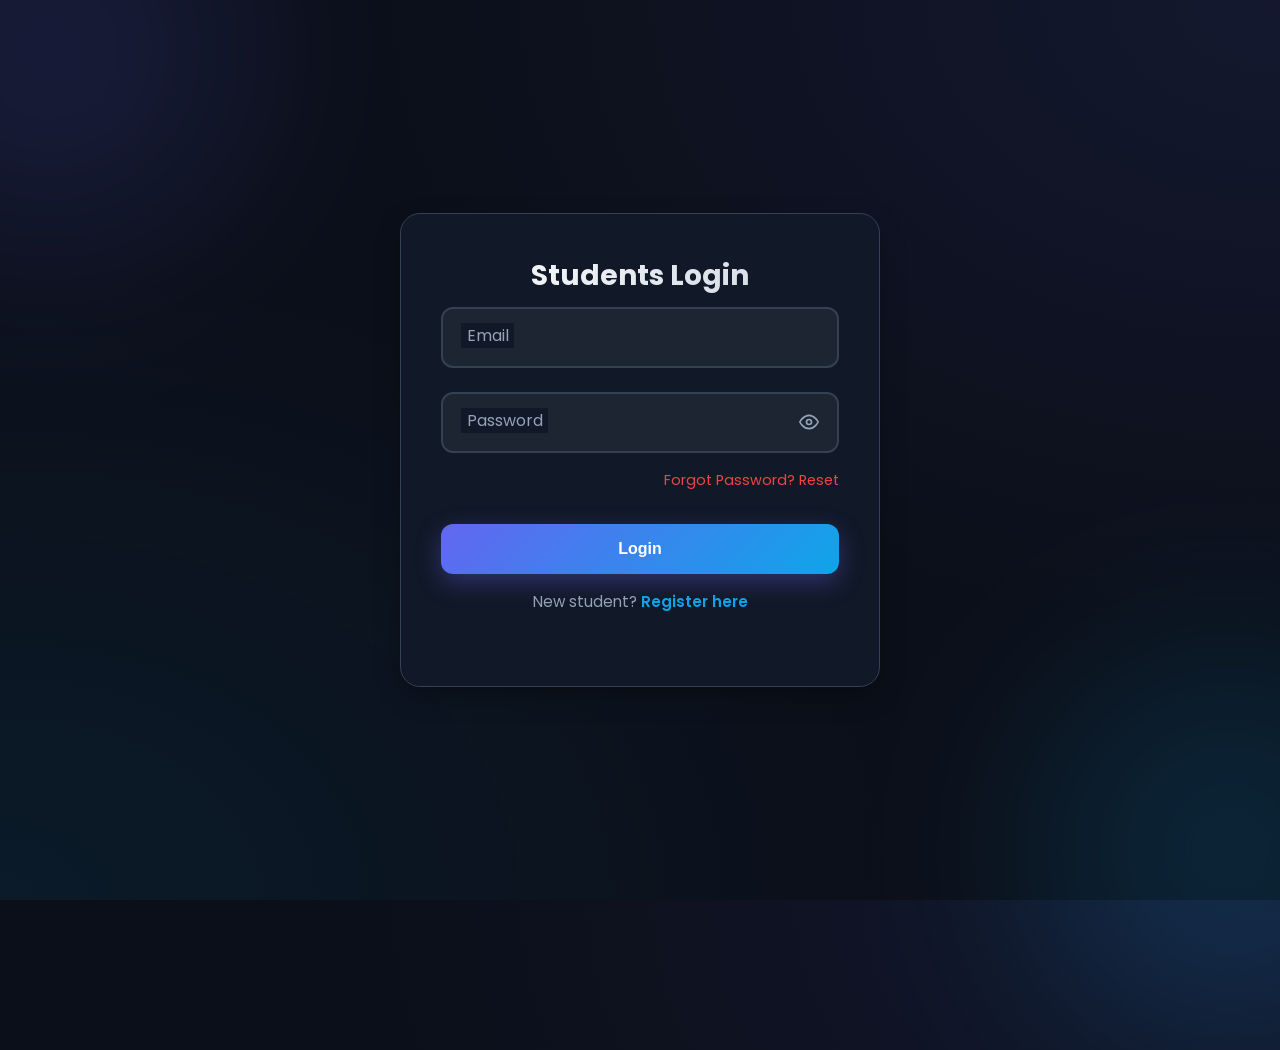
<file: profile.html>
<!DOCTYPE html>
<html lang="en">
<head>
  <meta charset="UTF-8">
  <meta name="viewport" content="width=device-width, initial-scale=1.0">
  <title>Profile - FUNATO Campus</title>
  <link rel="preconnect" href="https://fonts.googleapis.com">
  <link rel="preconnect" href="https://fonts.gstatic.com" crossorigin>
  <link href="https://fonts.googleapis.com/css2?family=Poppins:wght@300;400;500;600;700&display=swap" rel="stylesheet">
  <link rel="stylesheet" href="https://cdnjs.cloudflare.com/ajax/libs/font-awesome/6.5.2/css/all.min.css"/>
  <link rel="stylesheet" href="assets/css/dashboard.css">
</head>
<body>

<div class="student-layout">
  <!-- SIDEBAR -->
       <button class="menu-toggle" id="menuToggle">☰</button>
  <aside class="sidebar">
    <div class="sidebar-header">
      <div class="avatar">U</div>
      <div><strong>Udom</strong><br><small>B.Sc Computer Science</small></div>
    </div>

    <nav class="sidebar-nav">
      <a href="dashboard.html" class="sidebar-link"><i class="fa-solid fa-chart-line"></i> Dashboard</a>
      <a href="courses.html" class="sidebar-link"><i class="fa-solid fa-book"></i> Courses</a>
      <a href="lecturers.html" class="sidebar-link"><i class="fa-solid fa-chalkboard-user"></i> Lecturers</a>
      <a href="gpa.html" class="sidebar-link"><i class="fa-solid fa-calculator"></i> GPA Calculator</a>
      <a href="notes.html" class="sidebar-link"><i class="fa-solid fa-note-sticky"></i> Notes</a>
      <a href="timetable.html" class="sidebar-link"><i class="fa-solid fa-calendar-days"></i> Timetable</a>
      <a href="profile.html" class="sidebar-link active"><i class="fa-solid fa-user"></i> Profile</a>
      <a href="logout.html" class="sidebar-link"><i class="fa-solid fa-right-from-bracket"></i> Logout</a>
    </nav>
  </aside>

  <main>
    <!-- TOP BAR -->
    <div class="top-bar">
      <div class="search-box">
        <input type="text" placeholder="Search..." aria-label="Search">
      </div>
      <div class="notification" role="button" tabindex="0" aria-label="Notifications">
        <i class="fa-solid fa-bell"></i>
      </div>
    </div>

    <!-- PAGE HEADER -->
    <div class="page-header">
      <h1>Student Profile</h1>
      <p>Manage your personal information, academic details, and bio.</p>
    </div>

    <!-- PROFILE CONTAINER -->
    <div class="profile-container">
      
      <!-- LEFT: AVATAR & STATS -->
      <aside class="profile-sidebar">
        <!-- Avatar Upload -->
        <div class="avatar-wrapper">
          <img src="" alt="Profile" class="profile-avatar" id="profileAvatar" style="display:none;">
          <div class="profile-avatar" id="avatarPlaceholder">U</div>
          <label class="avatar-overlay" for="avatarInput" title="Change photo">
            <i class="fa-solid fa-camera"></i>
          </label>
          <input type="file" id="avatarInput" accept="image/*">
        </div>

        <!-- Name & Role -->
        <h2 class="profile-name" id="displayName">Udom Blessing</h2>
        <p class="profile-role">Student <span class="verified-badge"><i class="fa-solid fa-circle-check"></i> Verified</span></p>
        <p class="profile-link" id="displayProfileWebsite"><a href="https://bigudom.github.io/portoflio/" target="_blank">Visit my website</a></p>

        <!-- Quick Stats -->
        <div class="profile-stats">
          <div class="stat-item">
            <span class="stat-label">Level</span>
            <span class="stat-value">100L</span>
          </div>
          <div class="stat-item">
            <span class="stat-label">Faculty</span>
            <span class="stat-value">Computing</span>
          </div>
        </div>

        <!-- Quick Actions -->
        <div style="display:flex;gap:0.5rem;justify-content:center;margin-top:1rem;">
          <button class="btn btn-outline btn-sm"><i class="fa-solid fa-download"></i> ID Card</button>
          <button class="btn btn-primary btn-sm"><i class="fa-solid fa-share"></i> Share</button>
        </div>
      </aside>

      <!-- RIGHT: DETAILS & BIO -->
      <div class="profile-content">
        
        <!-- Personal Info Card -->
        <div class="info-card">
          <h3><i class="fa-regular fa-id-card"></i> Personal Information</h3>
          <div class="info-grid">
            
            <!-- Name -->
            <div class="info-item" data-field="name">
              <span class="info-label">Full Name</span>
              <span class="info-value" id="nameDisplay">Udom Blessing</span>
              <div class="edit-field" id="nameEdit">
                <input type="text" value="Udom Blessing">
              </div>
            </div>
            
            <!-- Matric -->
            <div class="info-item" data-field="matric">
              <span class="info-label">Matric Number</span>
              <span class="info-value" id="displayMatric">23/CSC/001</span>
              <div class="edit-field" id="matricEdit">
                <input type="text" value="23/CSC/001">
              </div>
            </div>
            
            <!-- Email -->
            <div class="info-item" data-field="email">
              <span class="info-label">Email Address</span>
              <span class="info-value" id="displayEmail">student@email.com</span>
              <div class="edit-field" id="emailEdit">
                <input type="email" value="student@email.com">
              </div>
            </div>
            
            <!-- Level -->
            <div class="info-item" data-field="level">
              <span class="info-label">Academic Level</span>
              <span class="info-value" id="displayLevel">100L</span>
              <div class="edit-field" id="levelEdit">
                <select>
                  <option>100L</option><option>200L</option><option>300L</option><option>400L</option><option>500L</option>
                </select>
              </div>
            </div>
            
          </div>
          
          <!-- Edit Actions -->
          <div class="card-actions">
            <button class="btn btn-outline btn-sm btn-edit" data-field="name"><i class="fa-solid fa-pen"></i> Edit</button>
            <button class="btn btn-primary btn-sm btn-save" data-field="name" style="display:none;"><i class="fa-solid fa-check"></i> Save</button>
            <button class="btn btn-outline btn-sm btn-cancel" data-field="name" style="display:none;">Cancel</button>
          </div>
        </div>

        <!-- Academic Info Card -->
        <div class="info-card">
          <h3><i class="fa-solid fa-graduation-cap"></i> Academic Details</h3>
          <div class="info-grid">
            
            <!-- Department -->
            <div class="info-item" data-field="department">
              <span class="info-label">Department</span>
              <span class="info-value" id="displayDept">Computer Science</span>
              <div class="edit-field" id="deptEdit">
                <select>
                  <option>Computer Science</option><option>Cyber Security</option><option>Software Engineering</option>
                </select>
              </div>
            </div>
            
            <!-- Faculty -->
            <div class="info-item" data-field="faculty">
              <span class="info-label">Faculty</span>
              <span class="info-value" id="displayFaculty">Computing</span>
              <div class="edit-field" id="facultyEdit">
                <select>
                  <option>Computing</option><option>Science</option><option>Engineering</option>
                </select>
              </div>
            </div>
            
            <!-- Session -->
            <div class="info-item" data-field="session">
              <span class="info-label">Academic Session</span>
              <span class="info-value" id="displaySession">2025/2026</span>
              <div class="edit-field" id="sessionEdit">
                <input type="text" value="2025/2026">
              </div>
            </div>
            
          </div>
          
          <div class="card-actions">
            <button class="btn btn-outline btn-sm btn-edit" data-field="department"><i class="fa-solid fa-pen"></i> Edit</button>
            <button class="btn btn-primary btn-sm btn-save" data-field="department" style="display:none;"><i class="fa-solid fa-check"></i> Save</button>
            <button class="btn btn-outline btn-sm btn-cancel" data-field="department" style="display:none;">Cancel</button>
          </div>
        </div>

        <!-- Bio Card -->
        <div class="info-card">
          <h3><i class="fa-regular fa-user"></i> About Me</h3>
          
          <div class="bio-editor">
            <div class="bio-display" id="bioDisplay">No bio added yet. Click edit to add one.</div>
            <textarea class="bio-textarea" id="bioTextarea" maxlength="500" placeholder="Tell us about yourself, your goals, interests..."></textarea>
            <div class="bio-counter" id="bioCounter">0/500</div>
          </div>
          
          <div class="card-actions">
            <button class="btn btn-outline btn-sm" id="bioEditBtn"><i class="fa-solid fa-pen"></i> Edit Bio</button>
            <button class="btn btn-primary btn-sm" id="bioSaveBtn" style="display:none;"><i class="fa-solid fa-check"></i> Save Bio</button>
            <button class="btn btn-outline btn-sm" id="bioCancelBtn" style="display:none;">Cancel</button>
          </div>
        </div>

      </div>
    </div>
  </main>
</div>

<script src="assets/js/profile.js"></script>
</body>
</html>
</file>
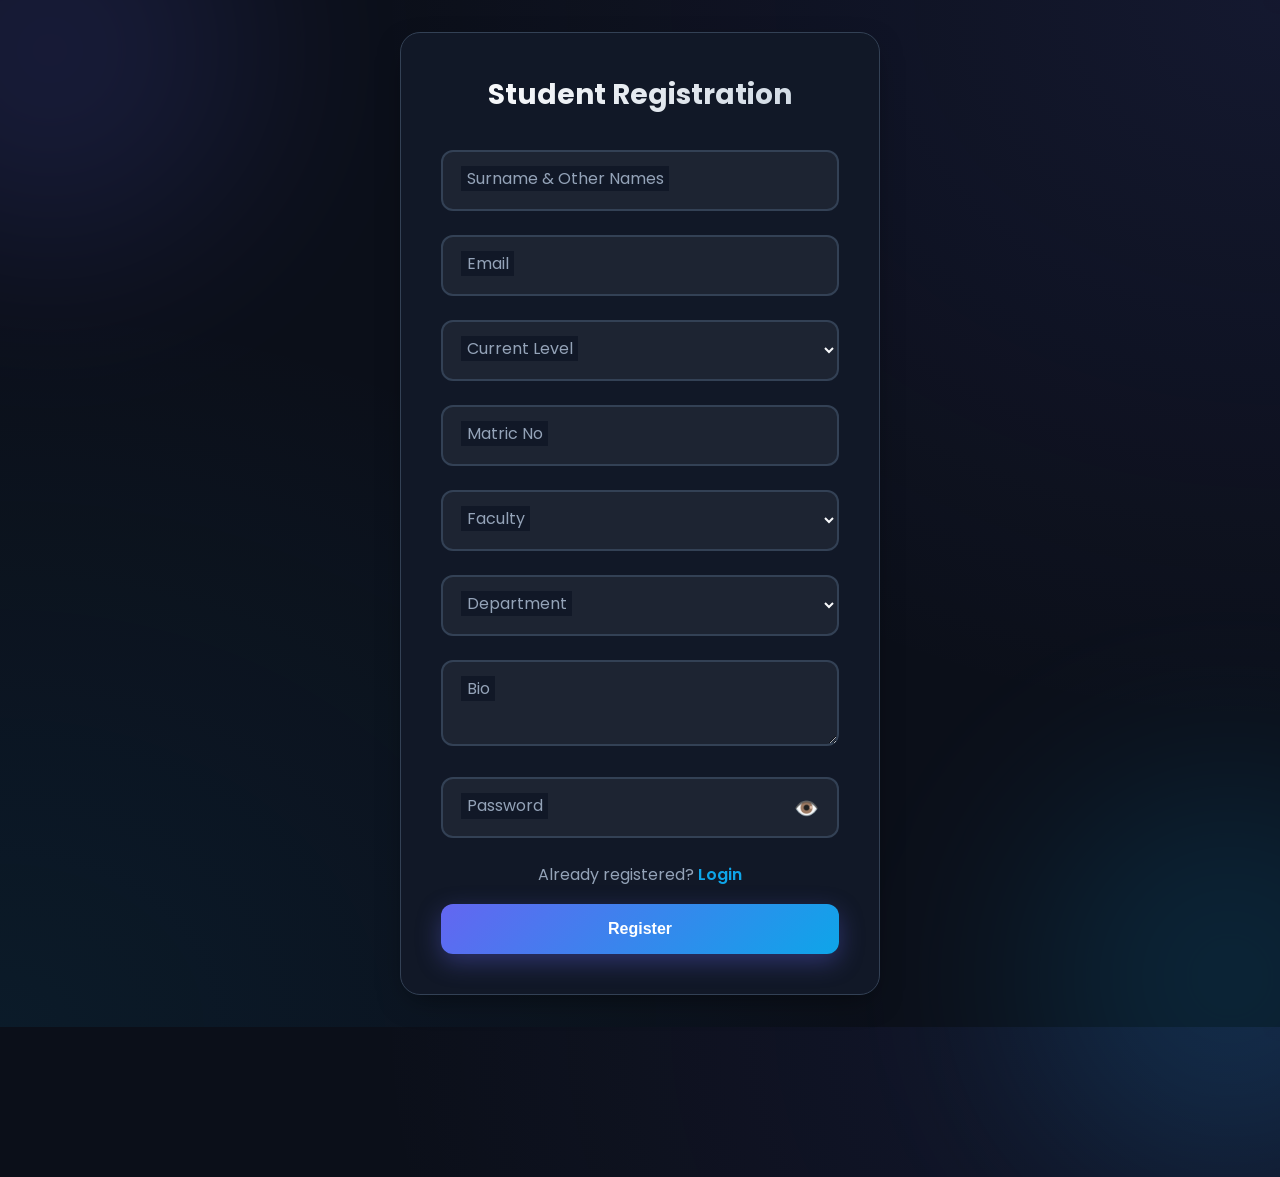
<file: register.html>
<!DOCTYPE html>
<html lang="en">
<head>
<head>
    <meta charset="UTF-8">
    <meta name="viewport" content="width=device-width, initial-scale=1.0">
    <title>Funato Campus - Students Signup</title>
    <!-- ADD THIS INSIDE <head> -->

<link rel="preconnect" href="https://fonts.googleapis.com">

<link rel="preconnect"
href="https://fonts.gstatic.com"
crossorigin>

<link href="https://fonts.googleapis.com/css2?family=Poppins:wght@300;400;500;600;700&display=swap"
rel="stylesheet">

<link rel="stylesheet" href="assets/css/auth.css">
</head>
<body>
    <div class="card">
        <h2 style="text-align:center;margin-bottom:2rem;">Student Registration</h2>
   <!-- Add this inside the form, before the closing </form> tag -->
<div class="password-strength">
  <div class="password-strength-bar"></div>
</div>



<!-- Add data-redirect for post-submit navigation -->
<form id="signupForm" data-redirect="dashboard.html">
        <div class="form-group"><input type="text" id="fullName" class="form-input" placeholder=" " required><label for="fullName" class="form-label">Surname & Other Names</label><span class="form-error">Required</span></div>
        <div class="form-group"><input type="email" id="email" class="form-input" placeholder=" " required><label for="email" class="form-label">Email</label><span class="form-error">Valid email</span></div>
          <div class="form-group"><select id="level" class="form-select" required><option value="" disabled selected></option><option value="100L">100L</option><option value="200L">200L</option><option value="300L">300L</option><option value="400L">400L</option><option value="500L">500L</option></select><label for="level" class="form-label">Current Level</label><span class="form-error">Select</span></div>
        <div class="form-group"><input type="text" id="matricNo" class="form-input" placeholder=" " required><label for="matricNo" class="form-label">Matric No</label><span class="form-error">Format: U/DEPT/YEAR/001</span></div>
        <div class="form-group"><select id="faculty" class="form-select" required><option value="" disabled selected></option></select><label for="faculty" class="form-label">Faculty</label><span class="form-error">Select</span></div>
        <div class="form-group"><select id="dpt" class="form-select" required><option value="" disabled selected></option></select><label for="department" class="form-label">Department</label><span class="form-error">Select</span></div>
        <div class="form-group"><textarea id="bio" class="form-text" placeholder=" " required></textarea><label for="bio" class="form-label">Bio</label><span class="form-error">Required</span></div>
     <!-- PASSWORD FIELD -->

<div class="form-group password-group">

  <input
    type="password"
    id="password"
    class="form-input"
    placeholder=" "
    required
    minlength="6"
  >

  <label for="password" class="form-label">
    Password
  </label>

  <!-- EYE ICON -->

  <span class="toggle-password" id="togglePassword">
    👁️
  </span>

  <span class="form-error">
    Min 6 chars
  </span>

</div>

       <!-- Fix the login link typo -->
<p style="text-align:center;margin-top:1rem;color:var(--muted)">
  Already registered? <a href="login.html" style="color:var(--accent)">Login</a>
</p>
        <button type="submit" id="registerBtn">Register</button>
        </form>
    </div>


    <script src="assets/js/auth.js"></script>
</body>
</html>
</file>
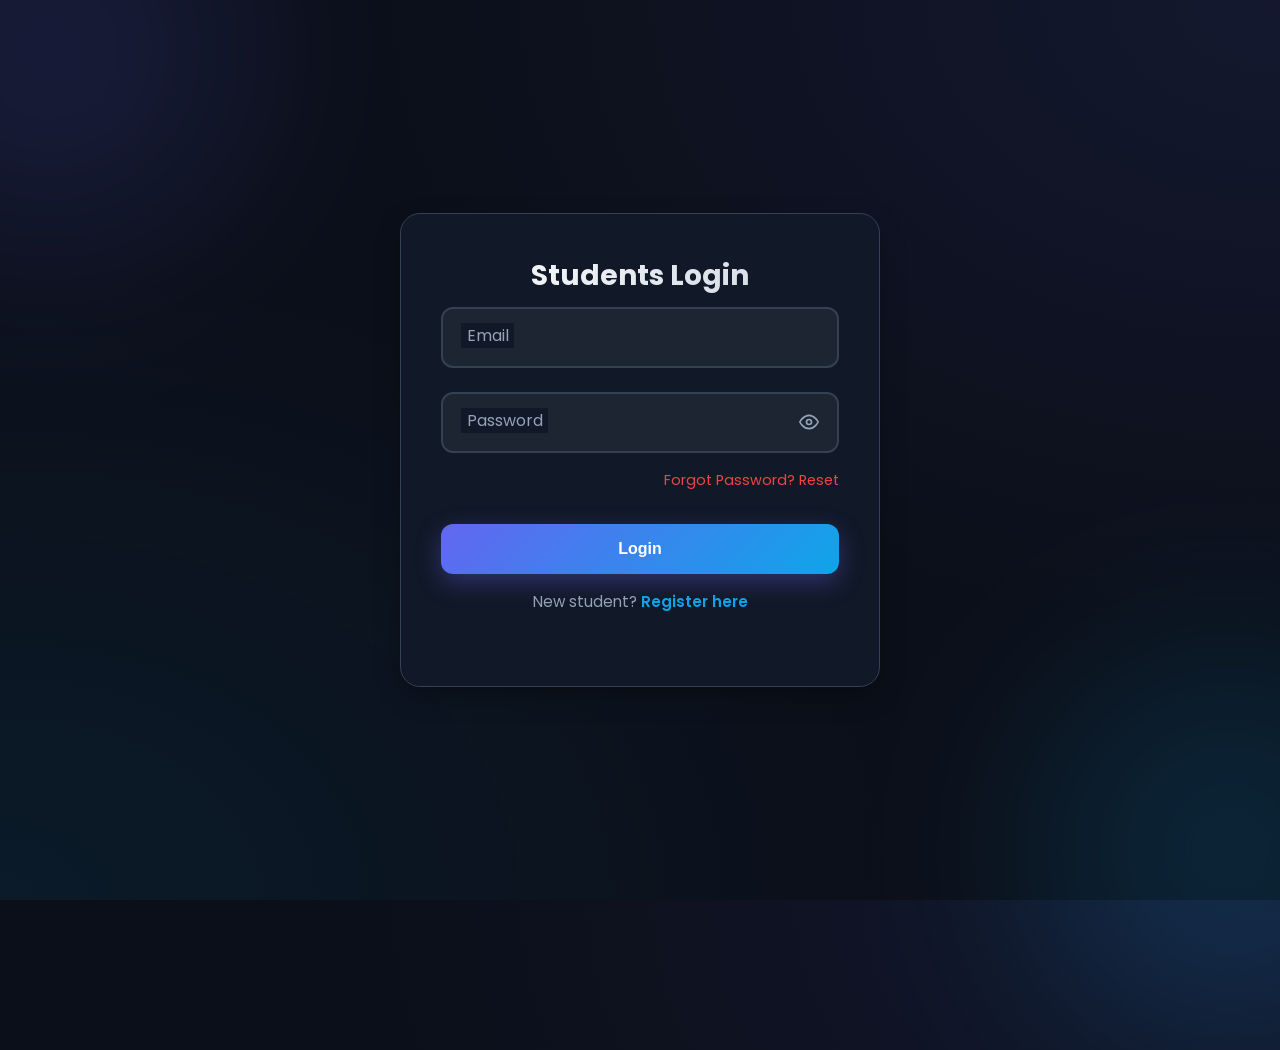
<file: timetable.html>
<!DOCTYPE html>
<html lang="en">
<head>
  <meta charset="UTF-8">
  <meta name="viewport" content="width=device-width, initial-scale=1.0">
  <title>Timetable - FUNATO Campus</title>
  <link rel="preconnect" href="https://fonts.googleapis.com">
  <link rel="preconnect" href="https://fonts.gstatic.com" crossorigin>
  <link href="https://fonts.googleapis.com/css2?family=Poppins:wght@300;400;500;600;700&display=swap" rel="stylesheet">
  <link rel="stylesheet" href="https://cdnjs.cloudflare.com/ajax/libs/font-awesome/6.5.2/css/all.min.css"/>
  <link rel="stylesheet" href="assets/css/dashboard.css">
</head>
<body>

<div class="student-layout">
  <!-- SIDEBAR -->
   <button class="menu-toggle" id="menuToggle">☰</button>
  <aside class="sidebar">
    <div class="sidebar-header">
      <div class="avatar">U</div>
      <div><strong>Udom</strong><br><small>B.Sc Computer Science</small></div>
    </div>
    
    <nav class="sidebar-nav">
      <a href="dashboard.html" class="sidebar-link"><i class="fa-solid fa-chart-line"></i> Dashboard</a>
      <a href="courses.html" class="sidebar-link"><i class="fa-solid fa-book"></i> Courses</a>
      <a href="lecturers.html" class="sidebar-link"><i class="fa-solid fa-chalkboard-user"></i> Lecturers</a>
      <a href="gpa.html" class="sidebar-link"><i class="fa-solid fa-calculator"></i> GPA Calculator</a>
      <a href="notes.html" class="sidebar-link"><i class="fa-solid fa-note-sticky"></i> Notes</a>
      <a href="timetable.html" class="sidebar-link active"><i class="fa-solid fa-calendar-days"></i> Timetable</a>
      <a href="profile.html" class="sidebar-link"><i class="fa-solid fa-user"></i> Profile</a>
      <a href="logout.html" class="sidebar-link"><i class="fa-solid fa-right-from-bracket"></i> Logout</a>
    </nav>
  </aside>

  <main>
    <!-- TOP BAR -->
    <div class="top-bar">
      <div class="search-box">
        <input type="text" placeholder="Search courses, venues, days..." aria-label="Search timetable">
      </div>
      <div class="notification" role="button" tabindex="0" aria-label="Notifications">
        <i class="fa-solid fa-bell"></i>
      </div>
    </div>

    <!-- PAGE HEADER -->
    <div class="page-header">
      <h1>Lecture Timetable</h1>
      <p>Plan your week, never miss a class. View schedules by day or search directly.</p>
    </div>

    <!-- CONTROLS -->
    <div class="timetable-controls">
      <div class="day-tabs">
        <button class="day-tab active" data-day="All">All Days</button>
        <button class="day-tab" data-day="Monday">Mon</button>
        <button class="day-tab" data-day="Tuesday">Tue</button>
        <button class="day-tab" data-day="Wednesday">Wed</button>
        <button class="day-tab" data-day="Thursday">Thu</button>
        <button class="day-tab" data-day="Friday">Fri</button>
        <button class="day-tab" data-day="Saturday">Sat</button>
      </div>
      <button class="btn btn-outline" id="printTimetable">
        <i class="fa-solid fa-print"></i> Print
      </button>
    </div>

    <!-- DESKTOP TABLE VIEW -->
    <div class="timetable-wrapper timetable-table-wrapper">
      <table class="timetable-table">
        <thead>
          <tr>
            <th>Day</th>
            <th>Course</th>
            <th>Time</th>
            <th>Venue</th>
          </tr>
        </thead>
        <tbody>
          <tr data-day="Monday">
            <td><strong>Monday</strong></td>
            <td>CYB 103 - Web Development</td>
            <td><span class="time-badge"><i class="fa-regular fa-clock"></i> 9:00 AM - 11:00 AM</span></td>
            <td><span class="venue-badge"><i class="fa-solid fa-location-dot"></i> ETF Hall</span></td>
          </tr>
          <tr data-day="Tuesday">
            <td><strong>Tuesday</strong></td>
            <td>MTH 101 - Calculus I</td>
            <td><span class="time-badge"><i class="fa-regular fa-clock"></i> 10:00 AM - 12:00 PM</span></td>
            <td><span class="venue-badge"><i class="fa-solid fa-location-dot"></i> Lecture Theatre 2</span></td>
          </tr>
          <tr data-day="Wednesday">
            <td><strong>Wednesday</strong></td>
            <td>GST 111 - Use of English</td>
            <td><span class="time-badge"><i class="fa-regular fa-clock"></i> 8:00 AM - 10:00 AM</span></td>
            <td><span class="venue-badge"><i class="fa-solid fa-location-dot"></i> CBN Hall</span></td>
          </tr>
          <tr data-day="Thursday">
            <td><strong>Thursday</strong></td>
            <td>CSC 102 - Programming Fundamentals</td>
            <td><span class="time-badge"><i class="fa-regular fa-clock"></i> 12:00 PM - 2:00 PM</span></td>
            <td><span class="venue-badge"><i class="fa-solid fa-location-dot"></i> Computer Lab A</span></td>
          </tr>
          <tr data-day="Friday">
            <td><strong>Friday</strong></td>
            <td>PHY 101 - Mechanics</td>
            <td><span class="time-badge"><i class="fa-regular fa-clock"></i> 2:00 PM - 4:00 PM</span></td>
            <td><span class="venue-badge"><i class="fa-solid fa-location-dot"></i> Science Lecture Hall</span></td>
          </tr>
        </tbody>
      </table>
    </div>

    <!-- MOBILE CARD VIEW -->
    <div class="timetable-cards">
      <div class="timetable-card" data-day="Monday">
        <div class="card-header">
          <span class="card-day">Monday</span>
          <span class="card-time">9:00 AM - 11:00 AM</span>
        </div>
        <div class="card-course">CYB 103 - Web Development</div>
        <div class="card-venue"><i class="fa-solid fa-location-dot"></i> ETF Hall</div>
      </div>
      <div class="timetable-card" data-day="Tuesday">
        <div class="card-header">
          <span class="card-day">Tuesday</span>
          <span class="card-time">10:00 AM - 12:00 PM</span>
        </div>
        <div class="card-course">MTH 101 - Calculus I</div>
        <div class="card-venue"><i class="fa-solid fa-location-dot"></i> Lecture Theatre 2</div>
      </div>
      <div class="timetable-card" data-day="Wednesday">
        <div class="card-header">
          <span class="card-day">Wednesday</span>
          <span class="card-time">8:00 AM - 10:00 AM</span>
        </div>
        <div class="card-course">GST 111 - Use of English</div>
        <div class="card-venue"><i class="fa-solid fa-location-dot"></i> CBN Hall</div>
      </div>
      <div class="timetable-card" data-day="Thursday">
        <div class="card-header">
          <span class="card-day">Thursday</span>
          <span class="card-time">12:00 PM - 2:00 PM</span>
        </div>
        <div class="card-course">CSC 102 - Programming Fundamentals</div>
        <div class="card-venue"><i class="fa-solid fa-location-dot"></i> Computer Lab A</div>
      </div>
      <div class="timetable-card" data-day="Friday">
        <div class="card-header">
          <span class="card-day">Friday</span>
          <span class="card-time">2:00 PM - 4:00 PM</span>
        </div>
        <div class="card-course">PHY 101 - Mechanics</div>
        <div class="card-venue"><i class="fa-solid fa-location-dot"></i> Science Lecture Hall</div>
      </div>
    </div>

    <!-- EMPTY STATE -->
    <div class="empty-state" id="emptyTimetable" style="display:none;">
      <i class="fa-regular fa-calendar-xmark"></i>
      <h3>No classes match your filters</h3>
      <p>Try selecting a different day or adjusting your search terms.</p>
      <button class="btn btn-outline mt-2" onclick="document.querySelector('.day-tab').click()">Show All Days</button>
    </div>

  </main>
</div>

<script src="assets/js/time.js"></script>
</body>
</html>
</file>
<file: assets/css/styles.css>
@import url('https://fonts.googleapis.com/css2?family=Inter:wght@400;500;600;700;800&display=swap');

:root {
  --primary: #6366f1;
  --primary-hover: #4f46e5;
  --accent: #0ea5e9;
  --bg: #0b0f19;
  --surface: #111827;
  --text: #f8fafc;
  --muted: #94a3b8;
  --border: #334155;
  --radius: 12px;
  --transition: 0.3s cubic-bezier(0.4, 0, 0.2, 1);
  --shadow: 0 10px 30px -10px rgba(0, 0, 0, 0.5);
}

* { box-sizing: border-box; margin: 0; padding: 0; }
html { scroll-behavior: smooth; }
body {
  font-family: 'Inter', system-ui, -apple-system, sans-serif;
  background: var(--bg);
  color: var(--text);
  line-height: 1.6;
  overflow-x: hidden;
  background-image: 
    radial-gradient(circle at 20% 30%, rgba(99, 102, 241, 0.15) 0%, transparent 50%),
    radial-gradient(circle at 80% 70%, rgba(14, 165, 233, 0.1) 0%, transparent 50%);
}

a { text-decoration: none; color: inherit; transition: var(--transition); }
a:focus-visible { outline: 2px solid var(--accent); outline-offset: 2px; border-radius: 4px; }

/* Navigation */
.public-nav {
  position: fixed; top: 0; left: 0; width: 100%; z-index: 1000;
  backdrop-filter: blur(12px); -webkit-backdrop-filter: blur(12px);
  background: rgba(11, 15, 25, 0.7); border-bottom: 1px solid rgba(255, 255, 255, 0.08);
  transition: var(--transition);
}
.public-nav.scrolled { background: rgba(11, 15, 25, 0.95); box-shadow: var(--shadow); }

.nav-container { max-width: 1200px; margin: 0 auto; padding: 1rem 1.5rem; display: flex; justify-content: space-between; align-items: center; }
.logo { font-size: 1.5rem; font-weight: 800; letter-spacing: -0.5px; background: linear-gradient(135deg, var(--primary), var(--accent)); -webkit-background-clip: text; background-clip: text; color: transparent; }

.nav-links { display: flex; gap: 1.5rem; align-items: center; }
.nav-links a { font-weight: 500; font-size: 0.95rem; position: relative; padding: 0.25rem 0; }
.nav-links a::after { content: ''; position: absolute; bottom: 0; left: 0; width: 0; height: 2px; background: var(--accent); transition: var(--transition); }
.nav-links a:hover::after, .nav-links a.active::after { width: 100%; }
.nav-links a:hover { color: var(--accent); }

/* Buttons */
.btn { display: inline-flex; align-items: center; justify-content: center; padding: 0.75rem 1.5rem; border-radius: var(--radius); font-weight: 600; font-size: 0.95rem; cursor: pointer; border: 2px solid transparent; transition: var(--transition); position: relative; overflow: hidden; }
.btn-primary { background: var(--primary); color: white; box-shadow: 0 4px 14px rgba(99, 102, 241, 0.3); }
.btn-primary:hover { background: var(--primary-hover); transform: translateY(-2px); box-shadow: 0 8px 25px rgba(99, 102, 241, 0.4); }
.btn-outline { background: transparent; border-color: var(--border); color: var(--text); }
.btn-outline:hover { border-color: var(--primary); color: var(--primary); background: rgba(99, 102, 241, 0.1); transform: translateY(-2px); }
.btn-sm { padding: 0.5rem 1rem; font-size: 0.85rem; }

/* Hamburger */
.hamburger { display: none; flex-direction: column; gap: 5px; cursor: pointer; padding: 0.5rem; z-index: 1001; background: none; border: none; }
.hamburger span { display: block; width: 24px; height: 2px; background: var(--text); border-radius: 2px; transition: var(--transition); transform-origin: center; }
.hamburger.active span:nth-child(1) { transform: translateY(7px) rotate(45deg); }
.hamburger.active span:nth-child(2) { opacity: 0; transform: scaleX(0); }
.hamburger.active span:nth-child(3) { transform: translateY(-7px) rotate(-45deg); }

/* Mobile Menu */
.mobile-menu { 
  position: fixed; top: 72px; left: 0; width: 100%; background: var(--surface); 
  padding: 1.5rem; display: flex; flex-direction: column; gap: 1rem; 
  border-bottom: 1px solid var(--border); box-shadow: var(--shadow);
  transform: translateY(-20px); opacity: 0; visibility: hidden; 
  transition: var(--transition); z-index: 999; 
}
.mobile-menu.active { transform: translateY(0); opacity: 1; visibility: visible; }
.mobile-menu a { padding: 0.75rem 1rem; border-radius: 8px; font-weight: 500; }
.mobile-menu a:hover { background: rgba(255,255,255,0.05); color: var(--accent); }

/* Hero Section */
main.container { max-width: 1000px; margin: 120px auto 4rem; padding: 2rem 1.5rem; text-align: center; position: relative; }
main h1 { font-size: clamp(2.5rem, 5vw, 4rem); margin-bottom: 1rem; line-height: 1.2; background: linear-gradient(90deg, #fff, #cbd5e1, #fff); background-size: 200% auto; -webkit-background-clip: text; background-clip: text; color: transparent; animation: shimmer 4s linear infinite, fadeUp 0.8s ease-out both; }
main p { color: var(--muted); font-size: clamp(1rem, 2vw, 1.25rem); max-width: 650px; margin: 0 auto 2.5rem; animation: fadeUp 0.8s ease-out 0.2s both; }
main > div[style*="flex"] { display: flex; gap: 1rem; justify-content: center; flex-wrap: wrap; animation: fadeUp 0.8s ease-out 0.4s both; }

/* Decorative Glow */
main.container::before { content: ''; position: absolute; top: -50px; left: -50px; width: 150px; height: 150px; background: var(--primary); filter: blur(80px); opacity: 0.2; border-radius: 50%; animation: float 8s ease-in-out infinite; z-index: -1; pointer-events: none; }
main.container::after { content: ''; position: absolute; bottom: -30px; right: -30px; width: 120px; height: 120px; background: var(--accent); filter: blur(70px); opacity: 0.2; border-radius: 50%; animation: float 10s ease-in-out infinite reverse; z-index: -1; pointer-events: none; }

/* Animations */
@keyframes shimmer { to { background-position: 200% center; } }
@keyframes fadeUp { from { opacity: 0; transform: translateY(24px); } to { opacity: 1; transform: translateY(0); } }
@keyframes float { 0%, 100% { transform: translate(0, 0); } 50% { transform: translate(20px, -20px); } }

/* Responsive */
@media (max-width: 768px) {
  .nav-links { display: none; }
  .hamburger { display: flex; }
  main.container { margin-top: 100px; padding: 1.5rem; }
  .btn { width: 100%; max-width: 280px; }
}

/* ============ ABOUT PAGE SPECIFIC STYLES ============ */

/* Hero Section */
.about-hero {
  min-height: 80vh;
  display: flex;
  align-items: center;
  justify-content: center;
  text-align: center;
  padding: 6rem 1.5rem 4rem;
  position: relative;
  overflow: hidden;
  background: radial-gradient(ellipse at top, rgba(99, 102, 241, 0.12), transparent 60%),
              radial-gradient(ellipse at bottom, rgba(14, 165, 233, 0.08), transparent 60%);
}

.hero-content {
  max-width: 800px;
  animation: fadeUp 1s ease-out both;
}

.hero-content h1 {
  font-size: clamp(2.5rem, 6vw, 4.5rem);
  font-weight: 800;
  line-height: 1.1;
  margin-bottom: 1rem;
  letter-spacing: -1px;
}

.hero-content .highlight {
  background: linear-gradient(135deg, var(--primary), var(--accent));
  -webkit-background-clip: text;
  background-clip: text;
  color: transparent;
  position: relative;
  display: inline-block;
}

.hero-content .highlight::after {
  content: '';
  position: absolute;
  bottom: 8px;
  left: 50%;
  transform: translateX(-50%);
  width: 100%;
  height: 4px;
  background: linear-gradient(90deg, var(--primary), var(--accent));
  border-radius: 2px;
  opacity: 0.6;
  filter: blur(4px);
}

.animated-role-text {
  font-size: clamp(1.25rem, 3vw, 1.75rem);
  font-weight: 600;
  color: var(--accent);
  margin: 0.5rem 0 1.5rem;
  min-height: 2.2rem;
  animation: fadeUp 1s ease-out 0.2s both;
}

.hero-content p {
  color: var(--muted);
  font-size: clamp(1rem, 2.5vw, 1.25rem);
  max-width: 600px;
  margin: 0 auto 2.5rem;
  animation: fadeUp 1s ease-out 0.4s both;
}

.hero-btn {
  display: inline-flex;
  align-items: center;
  gap: 0.5rem;
  padding: 1rem 2.5rem;
  background: linear-gradient(135deg, var(--primary), var(--accent));
  color: white;
  font-weight: 700;
  border-radius: 50px;
  border: none;
  cursor: pointer;
  transition: var(--transition);
  box-shadow: 0 8px 30px rgba(99, 102, 241, 0.4);
  animation: fadeUp 1s ease-out 0.6s both, pulse 3s infinite 1s;
}

.hero-btn:hover {
  transform: translateY(-3px) scale(1.03);
  box-shadow: 0 15px 40px rgba(99, 102, 241, 0.6);
}

.hero-btn i {
  transition: var(--transition);
}

.hero-btn:hover i {
  transform: translateX(4px);
}

@keyframes pulse {
  0%, 100% { box-shadow: 0 8px 30px rgba(99, 102, 241, 0.4); }
  50% { box-shadow: 0 8px 45px rgba(99, 102, 241, 0.7); }
}

/* Decorative floating elements */
.about-hero::before,
.about-hero::after {
  content: '';
  position: absolute;
  width: 300px;
  height: 300px;
  border-radius: 50%;
  filter: blur(80px);
  opacity: 0.15;
  z-index: 0;
  animation: float 12s ease-in-out infinite;
  pointer-events: none;
}

.about-hero::before {
  background: var(--primary);
  top: -100px;
  left: -100px;
}

.about-hero::after {
  background: var(--accent);
  bottom: -80px;
  right: -80px;
  animation-delay: -6s;
}

/* Main Container */
.about-container {
  max-width: 1200px;
  margin: 0 auto;
  padding: 4rem 1.5rem;
}

/* Section Titles */
.section-title {
  text-align: center;
  margin-bottom: 3rem;
  animation: fadeUp 0.8s ease-out both;
}

.section-title h2 {
  font-size: clamp(1.75rem, 4vw, 2.5rem);
  font-weight: 700;
  margin-bottom: 0.75rem;
  background: linear-gradient(135deg, #fff, #cbd5e1);
  -webkit-background-clip: text;
  background-clip: text;
  color: transparent;
}

.section-title p {
  color: var(--muted);
  font-size: 1.1rem;
  max-width: 600px;
  margin: 0 auto;
}

/* School Section */
.school-section {
  margin-bottom: 5rem;
  animation: fadeUp 0.8s ease-out 0.2s both;
}

.school-text {
  background: var(--surface);
  border: 1px solid var(--border);
  border-radius: var(--radius);
  padding: 2rem;
  max-width: 900px;
  margin: 0 auto;
  box-shadow: var(--shadow);
}

.school-text p {
  color: var(--muted);
  margin-bottom: 1.25rem;
  line-height: 1.7;
  font-size: 1.05rem;
}

.school-text p:last-child {
  margin-bottom: 0;
}

/* Vision & Mission Cards */
.vision-mission {
  display: grid;
  grid-template-columns: repeat(auto-fit, minmax(280px, 1fr));
  gap: 1.5rem;
  margin-bottom: 5rem;
}

.vision-box {
  background: var(--surface);
  border: 1px solid var(--border);
  border-radius: var(--radius);
  padding: 2rem;
  text-align: center;
  transition: var(--transition);
  position: relative;
  overflow: hidden;
  animation: fadeUp 0.8s ease-out both;
}

.vision-box:nth-child(1) { animation-delay: 0.1s; }
.vision-box:nth-child(2) { animation-delay: 0.2s; }
.vision-box:nth-child(3) { animation-delay: 0.3s; }

.vision-box::before {
  content: '';
  position: absolute;
  top: 0;
  left: 0;
  width: 100%;
  height: 4px;
  background: linear-gradient(90deg, var(--primary), var(--accent));
  transform: scaleX(0);
  transform-origin: left;
  transition: var(--transition);
}

.vision-box:hover {
  transform: translateY(-8px);
  border-color: var(--primary);
  box-shadow: 0 20px 40px rgba(0, 0, 0, 0.3);
}

.vision-box:hover::before {
  transform: scaleX(1);
}

.vision-box i {
  font-size: 2.5rem;
  color: var(--accent);
  margin-bottom: 1rem;
  display: block;
}

.vision-box h3 {
  font-size: 1.35rem;
  font-weight: 700;
  margin-bottom: 0.75rem;
  color: var(--text);
}

.vision-box p {
  color: var(--muted);
  font-size: 1rem;
  line-height: 1.6;
}

/* Faculties Grid */
.faculties {
  margin-bottom: 5rem;
}

.faculty-grid {
  display: grid;
  grid-template-columns: repeat(auto-fit, minmax(280px, 1fr));
  gap: 1.5rem;
}

.faculty-card {
  background: var(--surface);
  border: 1px solid var(--border);
  border-radius: var(--radius);
  padding: 2rem;
  text-align: center;
  transition: var(--transition);
  position: relative;
  overflow: hidden;
  animation: fadeUp 0.8s ease-out both;
}

.faculty-card:nth-child(1) { animation-delay: 0.1s; }
.faculty-card:nth-child(2) { animation-delay: 0.2s; }
.faculty-card:nth-child(3) { animation-delay: 0.3s; }

.faculty-card::after {
  content: '';
  position: absolute;
  inset: 0;
  background: linear-gradient(135deg, rgba(99, 102, 241, 0.08), transparent);
  opacity: 0;
  transition: var(--transition);
  pointer-events: none;
}

.faculty-card:hover {
  transform: translateY(-6px);
  border-color: var(--primary);
  box-shadow: 0 15px 35px rgba(0, 0, 0, 0.25);
}

.faculty-card:hover::after {
  opacity: 1;
}

.faculty-card i {
  font-size: 2.25rem;
  color: var(--primary);
  margin-bottom: 1rem;
  display: block;
  transition: var(--transition);
}

.faculty-card:hover i {
  transform: scale(1.1) rotate(5deg);
  color: var(--accent);
}

.faculty-card h3 {
  font-size: 1.25rem;
  font-weight: 700;
  margin-bottom: 0.75rem;
  color: var(--text);
}

.faculty-card p {
  color: var(--muted);
  font-size: 0.95rem;
  line-height: 1.6;
}

/* Statistics Section */
.stats-section {
  display: grid;
  grid-template-columns: repeat(auto-fit, minmax(180px, 1fr));
  gap: 1.5rem;
  padding: 3rem 2rem;
  background: linear-gradient(135deg, rgba(99, 102, 241, 0.08), rgba(14, 165, 233, 0.05));
  border: 1px solid var(--border);
  border-radius: var(--radius);
  text-align: center;
  animation: fadeUp 0.8s ease-out 0.4s both;
}

.stat-box {
  padding: 1.5rem;
}

.stat-box h2 {
  font-size: clamp(2rem, 5vw, 3rem);
  font-weight: 800;
  background: linear-gradient(135deg, var(--primary), var(--accent));
  -webkit-background-clip: text;
  background-clip: text;
  color: transparent;
  margin-bottom: 0.5rem;
  line-height: 1;
}

.stat-box p {
  color: var(--muted);
  font-weight: 500;
  font-size: 1.05rem;
}

/* Footer */
.footer {
  background: var(--surface);
  border-top: 1px solid var(--border);
  padding: 3rem 1.5rem 2rem;
  text-align: center;
  margin-top: 3rem;
}

.footer-content {
  max-width: 600px;
  margin: 0 auto;
}

.footer h3 {
  font-size: 1.5rem;
  font-weight: 700;
  margin-bottom: 1rem;
  background: linear-gradient(135deg, #fff, #cbd5e1);
  -webkit-background-clip: text;
  background-clip: text;
  color: transparent;
}

.footer p {
  color: var(--muted);
  margin-bottom: 1.5rem;
  font-size: 1.05rem;
}

.socials {
  display: flex;
  justify-content: center;
  gap: 1.25rem;
  margin-bottom: 1.5rem;
}

.socials i {
  font-size: 1.5rem;
  color: var(--muted);
  transition: var(--transition);
  cursor: pointer;
  width: 44px;
  height: 44px;
  display: flex;
  align-items: center;
  justify-content: center;
  border-radius: 50%;
  background: rgba(255, 255, 255, 0.05);
}

.socials i:hover {
  color: var(--accent);
  background: rgba(14, 165, 233, 0.15);
  transform: translateY(-3px);
}

.copyright {
  color: var(--muted);
  font-size: 0.9rem;
  opacity: 0.8;
}

/* ============ SCROLL ANIMATIONS ============ */
.scroll-reveal {
  opacity: 0;
  transform: translateY(30px);
  transition: opacity 0.8s ease, transform 0.8s ease;
}

.scroll-reveal.visible {
  opacity: 1;
  transform: translateY(0);
}

/* Staggered delays for grid items */
.faculty-card.scroll-reveal:nth-child(1) { transition-delay: 0.1s; }
.faculty-card.scroll-reveal:nth-child(2) { transition-delay: 0.2s; }
.faculty-card.scroll-reveal:nth-child(3) { transition-delay: 0.3s; }

.vision-box.scroll-reveal:nth-child(1) { transition-delay: 0.1s; }
.vision-box.scroll-reveal:nth-child(2) { transition-delay: 0.2s; }
.vision-box.scroll-reveal:nth-child(3) { transition-delay: 0.3s; }

/* Responsive Adjustments */
@media (max-width: 768px) {
  .about-hero {
    min-height: 70vh;
    padding: 5rem 1.5rem 3rem;
  }
  
  .hero-btn {
    width: 100%;
    max-width: 300px;
    justify-content: center;
  }
  
  .about-container {
    padding: 3rem 1.5rem;
  }
  
  .school-text {
    padding: 1.5rem;
  }
  
  .vision-mission,
  .faculty-grid,
  .stats-section {
    grid-template-columns: 1fr;
  }
  
  .stat-box h2 {
    font-size: 2.5rem;
  }
}

@media (max-width: 480px) {
  .hero-content h1 {
    font-size: 2.25rem;
  }
  
  .animated-role-text {
    font-size: 1.25rem;
  }
  
  .section-title h2 {
    font-size: 1.75rem;
  }
}


/* ============ AUTH PAGES (Login/Signup) SHARED STYLES ============ */

.auth-wrapper {
  min-height: 100vh;
  display: flex;
  align-items: center;
  justify-content: center;
  padding: 2rem 1.5rem;
  background: var(--bg);
  background-image: 
    radial-gradient(ellipse at top, rgba(99, 102, 241, 0.1), transparent 50%),
    radial-gradient(ellipse at bottom, rgba(14, 165, 233, 0.08), transparent 50%);
  position: relative;
  overflow: hidden;
}

/* Decorative floating orbs */
.auth-wrapper::before,
.auth-wrapper::after {
  content: '';
  position: absolute;
  width: 400px;
  height: 400px;
  border-radius: 50%;
  filter: blur(100px);
  opacity: 0.15;
  animation: float 15s ease-in-out infinite;
  pointer-events: none;
  z-index: 0;
}

.auth-wrapper::before {
  background: var(--primary);
  top: -150px;
  left: -150px;
}

.auth-wrapper::after {
  background: var(--accent);
  bottom: -150px;
  right: -150px;
  animation-delay: -7s;
}

/* Auth Card */
.card {
  background: var(--surface);
  border: 1px solid var(--border);
  border-radius: 20px;
  padding: 2.5rem;
  width: 100%;
  max-width: 480px;
  box-shadow: var(--shadow);
  position: relative;
  z-index: 1;
  animation: cardEntrance 0.6s ease-out both;
}

@keyframes cardEntrance {
  from { opacity: 0; transform: translateY(30px) scale(0.98); }
  to { opacity: 1; transform: translateY(0) scale(1); }
}

.card h2 {
  font-size: 1.75rem;
  font-weight: 700;
  text-align: center;
  margin-bottom: 0.5rem;
  background: linear-gradient(135deg, #fff, #cbd5e1);
  -webkit-background-clip: text;
  background-clip: text;
  color: transparent;
}

.card > p {
  text-align: center;
  color: var(--muted);
  margin-bottom: 2rem;
  font-size: 0.95rem;
}

/* ============ FLOATING LABEL FORM ============ */

.form-group {
  position: relative;
  margin-bottom: 1.5rem;
}

.form-input,
.form-select {
  width: 100%;
  padding: 1rem 1.25rem;
  background: rgba(255, 255, 255, 0.05);
  border: 2px solid var(--border);
  border-radius: 12px;
  color: var(--text);
  font-size: 1rem;
  font-family: inherit;
  transition: var(--transition);
  outline: none;
}

.form-input:focus,
.form-select:focus {
  border-color: var(--primary);
  background: rgba(99, 102, 241, 0.08);
  box-shadow: 0 0 0 4px rgba(99, 102, 241, 0.15);
}

.form-input::placeholder {
  color: transparent;
}

/* Floating Label */
.form-label {
  position: absolute;
  left: 1.25rem;
  top: 1rem;
  color: var(--muted);
  font-size: 1rem;
  pointer-events: none;
  transition: var(--transition);
  background: var(--surface);
  padding: 0 0.35rem;
  z-index: 2;
}

/* Label float animation */
.form-input:focus ~ .form-label,
.form-input:not(:placeholder-shown) ~ .form-label,
.form-select:focus ~ .form-label,
.form-select:valid ~ .form-label {
  top: -0.6rem;
  left: 1rem;
  font-size: 0.8rem;
  font-weight: 600;
  color: var(--primary);
  background: var(--surface);
}

.form-input:focus ~ .form-label {
  color: var(--accent);
}

/* Error States */
.form-input.error,
.form-select.error {
  border-color: #ef4444;
  background: rgba(239, 68, 68, 0.08);
}

.form-input.error:focus,
.form-select.error:focus {
  box-shadow: 0 0 0 4px rgba(239, 68, 68, 0.15);
}

.form-error {
  position: absolute;
  left: 1.25rem;
  bottom: -1.4rem;
  color: #ef4444;
  font-size: 0.8rem;
  font-weight: 500;
  opacity: 0;
  transform: translateY(-6px);
  transition: var(--transition);
  pointer-events: none;
}

.form-group.error .form-error {
  opacity: 1;
  transform: translateY(0);
}

/* ============ PASSWORD FIELD WITH TOGGLE ============ */

.password-group {
  position: relative;
}

.toggle-password {
  position: absolute;
  right: 1rem;
  top: 50%;
  transform: translateY(-50%);
  cursor: pointer;
  font-size: 1.25rem;
  color: var(--muted);
  transition: var(--transition);
  z-index: 3;
  background: none;
  border: none;
  padding: 0.25rem;
  display: flex;
  align-items: center;
  justify-content: center;
  border-radius: 6px;
}

.toggle-password:hover {
  color: var(--accent);
  background: rgba(14, 165, 233, 0.1);
}

.toggle-password.active {
  color: var(--primary);
}

/* Password strength indicator (optional) */
.password-strength {
  height: 4px;
  background: var(--border);
  border-radius: 2px;
  margin-top: 0.5rem;
  overflow: hidden;
  display: none;
}

.password-strength.visible {
  display: block;
  animation: slideDown 0.3s ease;
}

@keyframes slideDown {
  from { opacity: 0; transform: translateY(-10px); }
  to { opacity: 1; transform: translateY(0); }
}

.password-strength-bar {
  height: 100%;
  width: 0%;
  transition: width 0.3s ease, background 0.3s ease;
  border-radius: 2px;
}

.password-strength-bar.weak { width: 33%; background: #ef4444; }
.password-strength-bar.medium { width: 66%; background: #f59e0b; }
.password-strength-bar.strong { width: 100%; background: #22c55e; }

/* ============ SUBMIT BUTTON ============ */

.btn-submit {
  width: 100%;
  padding: 1rem;
  background: linear-gradient(135deg, var(--primary), var(--accent));
  color: white;
  font-weight: 700;
  font-size: 1rem;
  border: none;
  border-radius: 12px;
  cursor: pointer;
  transition: var(--transition);
  position: relative;
  overflow: hidden;
  margin-top: 1rem;
  box-shadow: 0 8px 25px rgba(99, 102, 241, 0.35);
}

.btn-submit:hover {
  transform: translateY(-2px);
  box-shadow: 0 12px 35px rgba(99, 102, 241, 0.5);
}

.btn-submit:active {
  transform: translateY(0);
}

.btn-submit::after {
  content: '';
  position: absolute;
  inset: 0;
  background: linear-gradient(135deg, var(--accent), var(--primary));
  opacity: 0;
  transition: var(--transition);
}

.btn-submit:hover::after {
  opacity: 1;
}

.btn-submit:disabled {
  opacity: 0.6;
  cursor: not-allowed;
  transform: none;
}

/* Loading state */
.btn-submit.loading {
  pointer-events: none;
  color: transparent;
}

.btn-submit.loading::before {
  content: '';
  position: absolute;
  width: 20px;
  height: 20px;
  border: 2px solid rgba(255, 255, 255, 0.3);
  border-top-color: white;
  border-radius: 50%;
  animation: spin 0.8s linear infinite;
  left: 50%;
  top: 50%;
  transform: translate(-50%, -50%);
}

@keyframes spin {
  to { transform: translate(-50%, -50%) rotate(360deg); }
}

/* ============ FOOTER LINKS ============ */

.auth-footer {
  text-align: center;
  margin-top: 1.5rem;
  color: var(--muted);
  font-size: 0.95rem;
}

.auth-footer a {
  color: var(--accent);
  font-weight: 600;
  transition: var(--transition);
}

.auth-footer a:hover {
  color: var(--primary);
  text-decoration: underline;
}

/* ============ SOCIAL LOGIN (Optional) ============ */

.social-divider {
  display: flex;
  align-items: center;
  gap: 1rem;
  margin: 1.5rem 0;
  color: var(--muted);
  font-size: 0.9rem;
}

.social-divider::before,
.social-divider::after {
  content: '';
  flex: 1;
  height: 1px;
  background: var(--border);
}

.social-login {
  display: flex;
  gap: 1rem;
  justify-content: center;
}

.social-btn {
  display: flex;
  align-items: center;
  justify-content: center;
  width: 48px;
  height: 48px;
  border-radius: 12px;
  background: rgba(255, 255, 255, 0.05);
  border: 1px solid var(--border);
  color: var(--text);
  font-size: 1.25rem;
  transition: var(--transition);
  cursor: pointer;
}

.social-btn:hover {
  background: rgba(255, 255, 255, 0.1);
  border-color: var(--primary);
  transform: translateY(-3px);
  color: var(--accent);
}

/* ============ RESPONSIVE ============ */

@media (max-width: 480px) {
  .card {
    padding: 2rem 1.5rem;
    border-radius: 16px;
  }
  
  .card h2 {
    font-size: 1.5rem;
  }
  
  .form-input,
  .form-select {
    padding: 0.875rem 1rem;
  }
  
  .form-label {
    left: 1rem;
    top: 0.875rem;
  }
  
  .form-input:focus ~ .form-label,
  .form-input:not(:placeholder-shown) ~ .form-label,
  .form-select:focus ~ .form-label,
  .form-select:valid ~ .form-label {
    top: -0.5rem;
    left: 0.75rem;
    font-size: 0.75rem;
  }
  
  .toggle-password {
    right: 0.75rem;
  }
}

/* ============ ANIMATIONS UTILS ============ */

@keyframes shake {
  0%, 100% { transform: translateX(0); }
  25% { transform: translateX(-6px); }
  75% { transform: translateX(6px); }
}

.shake {
  animation: shake 0.3s ease-in-out;
}

@keyframes fadeIn {
  from { opacity: 0; }
  to { opacity: 1; }
}

.fade-in {
  animation: fadeIn 0.4s ease-out both;
}


/* Spinner inside buttons */
.spinner {
    display: inline-block;
    width: 16px;
    height: 16px;
    border: 3px solid rgba(255, 255, 255, 0.3);
    border-top: 3px solid #fff;
    border-radius: 50%;
    animation: spin 0.8s linear infinite;
    margin-right: 8px;
    vertical-align: middle;
}

@keyframes spin {
    0% { transform: rotate(0deg); }
    100% { transform: rotate(360deg); }
}
</file>
<file: assets/css/courses.css>
/* ============ COURSES PAGE - SHARED THEME ============ */

:root {
  --bg: #0b0f19;
  --surface: #111827;
  --text: #f8fafc;
  --muted: #94a3b8;
  --border: #334155;
  --primary: #6366f1;
  --primary-hover: #4f46e5;
  --accent: #0ea5e9;
  --success: #22c55e;
  --warning: #f59e0b;
  --danger: #ef4444;
  --radius: 16px;
  --transition: 0.3s cubic-bezier(0.4, 0, 0.2, 1);
  --shadow: 0 10px 30px -10px rgba(0, 0, 0, 0.5);
}

* { box-sizing: border-box; margin: 0; padding: 0; }
html { scroll-behavior: smooth; }

body {
  font-family: 'Poppins', system-ui, -apple-system, sans-serif;
  background: var(--bg);
  color: var(--text);
  line-height: 1.6;
  min-height: 100vh;
  background-image: 
    radial-gradient(ellipse at top right, rgba(99, 102, 241, 0.08), transparent 50%),
    radial-gradient(ellipse at bottom left, rgba(14, 165, 233, 0.05), transparent 50%);
}

/* ============ LAYOUT WRAPPER ============ */

.courses-layout {
  display: flex;
  min-height: 100vh;
}

/* ============ SIDEBAR (Reuse from Dashboard) ============ */

.sidebar {
  width: 260px;
  background: var(--surface);
  border-right: 1px solid var(--border);
  padding: 1.5rem 1rem;
  position: fixed;
  top: 0;
  left: 0;
  height: 100vh;
  z-index: 100;
  display: flex;
  flex-direction: column;
  transition: var(--transition);
  overflow-y: auto;
}

.sidebar-header {
  display: flex;
  align-items: center;
  gap: 1rem;
  padding: 0.5rem 1rem 1.5rem;
  border-bottom: 1px solid var(--border);
  margin-bottom: 1rem;
}

.avatar {
  width: 48px;
  height: 48px;
  border-radius: 50%;
  background: linear-gradient(135deg, var(--primary), var(--accent));
  display: flex;
  align-items: center;
  justify-content: center;
  font-weight: 700;
  font-size: 1.25rem;
  color: white;
  flex-shrink: 0;
}

.sidebar-header strong { font-size: 1rem; color: var(--text); }
.sidebar-header small { color: var(--muted); font-size: 0.85rem; }

.menu-toggle {
  display: none;
  position: absolute;
  top: 1rem;
  right: 1rem;
  background: var(--primary);
  color: white;
  border: none;
  width: 40px;
  height: 40px;
  border-radius: 10px;
  font-size: 1.25rem;
  cursor: pointer;
  z-index: 101;
  transition: var(--transition);
}

.menu-toggle:hover { transform: scale(1.05); background: var(--primary-hover); }

.sidebar-nav { display: flex; flex-direction: column; gap: 0.25rem; flex: 1; }

.sidebar-link {
  display: flex;
  align-items: center;
  gap: 0.75rem;
  padding: 0.875rem 1rem;
  border-radius: 12px;
  color: var(--muted);
  font-weight: 500;
  font-size: 0.95rem;
  text-decoration: none;
  transition: var(--transition);
  position: relative;
}

.sidebar-link i { width: 20px; text-align: center; font-size: 1.1rem; }
.sidebar-link:hover { background: rgba(255, 255, 255, 0.05); color: var(--text); transform: translateX(4px); }
.sidebar-link.active {
  background: linear-gradient(135deg, rgba(99, 102, 241, 0.2), rgba(14, 165, 233, 0.15));
  color: var(--text);
  border-left: 3px solid var(--primary);
  padding-left: 0.75rem;
}
.sidebar-link.active i { color: var(--accent); }
.sidebar-link[href*="logout"] { margin-top: auto; color: #f87171; }
.sidebar-link[href*="logout"]:hover { background: rgba(248, 113, 113, 0.1); color: #ef4444; }

/* ============ MAIN CONTENT ============ */

main {
  flex: 1;
  margin-left: 260px;
  padding: 1.5rem 2rem;
  transition: var(--transition);
  min-height: 100vh;
}

/* ============ TOP BAR ============ */

.top-bar {
  display: flex;
  align-items: center;
  justify-content: space-between;
  padding: 1rem 0;
  margin-bottom: 1.5rem;
  position: sticky;
  top: 0;
  z-index: 50;
  background: linear-gradient(to bottom, rgba(11, 15, 25, 0.95), transparent);
  backdrop-filter: blur(8px);
}

.search-box {
  flex: 1;
  max-width: 480px;
  position: relative;
}

.search-box input {
  width: 100%;
  padding: 0.875rem 1.25rem 0.875rem 2.75rem;
  background: var(--surface);
  border: 2px solid var(--border);
  border-radius: 12px;
  color: var(--text);
  font-size: 0.95rem;
  transition: var(--transition);
  outline: none;
}

.search-box input::placeholder { color: var(--muted); }
.search-box input:focus {
  border-color: var(--primary);
  background: rgba(99, 102, 241, 0.08);
  box-shadow: 0 0 0 4px rgba(99, 102, 241, 0.15);
}

.search-box::before {
  content: '\f002';
  font-family: 'Font Awesome 6 Free';
  font-weight: 900;
  position: absolute;
  left: 1rem;
  top: 50%;
  transform: translateY(-50%);
  color: var(--muted);
  font-size: 0.9rem;
  pointer-events: none;
}

.notification {
  position: relative;
  width: 44px;
  height: 44px;
  display: flex;
  align-items: center;
  justify-content: center;
  border-radius: 12px;
  background: var(--surface);
  border: 1px solid var(--border);
  color: var(--muted);
  font-size: 1.1rem;
  cursor: pointer;
  transition: var(--transition);
  margin-left: 1rem;
}

.notification:hover {
  color: var(--accent);
  border-color: var(--primary);
  background: rgba(99, 102, 241, 0.1);
  transform: translateY(-2px);
}

.notification::after {
  content: '';
  position: absolute;
  top: 10px;
  right: 10px;
  width: 8px;
  height: 8px;
  background: #ef4444;
  border-radius: 50%;
  border: 2px solid var(--surface);
  animation: pulse 2s infinite;
}

@keyframes pulse {
  0%, 100% { transform: scale(1); opacity: 1; }
  50% { transform: scale(1.2); opacity: 0.8; }
}

/* ============ PAGE HEADER ============ */

.page-header {
  margin-bottom: 2rem;
  animation: fadeUp 0.6s ease-out both;
}

.page-header h1 {
  font-size: clamp(1.75rem, 4vw, 2.25rem);
  font-weight: 700;
  margin-bottom: 0.5rem;
  background: linear-gradient(135deg, #fff, #cbd5e1);
  -webkit-background-clip: text;
  background-clip: text;
  color: transparent;
}

.page-header p { color: var(--muted); font-size: 1.05rem; }

/* ============ FILTERS SECTION ============ */

.filters-bar {
  display: flex;
  flex-wrap: wrap;
  gap: 1rem;
  align-items: center;
  padding: 1.25rem 1.5rem;
  background: var(--surface);
  border: 1px solid var(--border);
  border-radius: var(--radius);
  margin-bottom: 2rem;
  animation: fadeUp 0.6s ease-out 0.1s both;
}

.filter-group {
  display: flex;
  flex-direction: column;
  gap: 0.5rem;
  min-width: 200px;
}

.filter-group label {
  color: var(--muted);
  font-size: 0.85rem;
  font-weight: 500;
  text-transform: uppercase;
  letter-spacing: 0.5px;
}

.filter-group select,
.filter-group input {
  padding: 0.75rem 1rem;
  background: rgba(255, 255, 255, 0.05);
  border: 2px solid var(--border);
  border-radius: 10px;
  color: var(--text);
  font-size: 0.95rem;
  transition: var(--transition);
  outline: none;
  min-width: 180px;
}

.filter-group select:focus,
.filter-group input:focus {
  border-color: var(--primary);
  background: rgba(99, 102, 241, 0.08);
  box-shadow: 0 0 0 4px rgba(99, 102, 241, 0.15);
}

.filter-actions {
  margin-left: auto;
  display: flex;
  gap: 0.75rem;
}

.btn {
  padding: 0.75rem 1.5rem;
  border-radius: 10px;
  font-weight: 600;
  font-size: 0.9rem;
  cursor: pointer;
  border: none;
  transition: var(--transition);
  display: inline-flex;
  align-items: center;
  gap: 0.5rem;
}

.btn-primary {
  background: linear-gradient(135deg, var(--primary), var(--accent));
  color: white;
  box-shadow: 0 4px 14px rgba(99, 102, 241, 0.3);
}

.btn-primary:hover {
  transform: translateY(-2px);
  box-shadow: 0 8px 25px rgba(99, 102, 241, 0.4);
}

.btn-outline {
  background: transparent;
  border: 2px solid var(--border);
  color: var(--text);
}

.btn-outline:hover {
  border-color: var(--primary);
  color: var(--primary);
  background: rgba(99, 102, 241, 0.1);
}

/* ============ COURSES GRID ============ */

.courses-grid {
  display: grid;
  grid-template-columns: repeat(auto-fill, minmax(320px, 1fr));
  gap: 1.5rem;
  margin-bottom: 3rem;
}

.course-card {
  background: var(--surface);
  border: 1px solid var(--border);
  border-radius: var(--radius);
  padding: 1.5rem;
  transition: var(--transition);
  position: relative;
  overflow: hidden;
  animation: fadeUp 0.6s ease-out both;
}

.course-card:nth-child(1) { animation-delay: 0.1s; }
.course-card:nth-child(2) { animation-delay: 0.15s; }
.course-card:nth-child(3) { animation-delay: 0.2s; }
.course-card:nth-child(4) { animation-delay: 0.25s; }
.course-card:nth-child(5) { animation-delay: 0.3s; }
.course-card:nth-child(6) { animation-delay: 0.35s; }

.course-card::before {
  content: '';
  position: absolute;
  top: 0;
  left: 0;
  width: 100%;
  height: 4px;
  background: linear-gradient(90deg, var(--primary), var(--accent));
  transform: scaleX(0);
  transform-origin: left;
  transition: var(--transition);
}

.course-card:hover {
  transform: translateY(-6px);
  border-color: var(--primary);
  box-shadow: 0 20px 40px rgba(0, 0, 0, 0.3);
}

.course-card:hover::before { transform: scaleX(1); }

.course-header {
  display: flex;
  justify-content: space-between;
  align-items: flex-start;
  margin-bottom: 1rem;
  padding-bottom: 1rem;
  border-bottom: 1px solid var(--border);
}

.course-code {
  font-size: 1.1rem;
  font-weight: 700;
  color: var(--accent);
  background: rgba(14, 165, 233, 0.15);
  padding: 0.35rem 0.75rem;
  border-radius: 8px;
  border: 1px solid rgba(14, 165, 233, 0.3);
}

.course-units {
  font-size: 0.85rem;
  color: var(--muted);
  font-weight: 500;
}

.course-title {
  font-size: 1.15rem;
  font-weight: 600;
  margin-bottom: 0.75rem;
  color: var(--text);
  line-height: 1.4;
}

.course-desc {
  color: var(--muted);
  font-size: 0.9rem;
  margin-bottom: 1rem;
  line-height: 1.6;
  display: -webkit-box;
  -webkit-line-clamp: 3;
  -webkit-box-orient: vertical;
  overflow: hidden;
}

.course-meta {
  display: flex;
  flex-wrap: wrap;
  gap: 0.5rem;
  margin-bottom: 1rem;
}

.course-tag {
  font-size: 0.75rem;
  padding: 0.25rem 0.6rem;
  border-radius: 20px;
  background: rgba(255, 255, 255, 0.08);
  color: var(--muted);
  font-weight: 500;
}

.course-tag.level { background: rgba(99, 102, 241, 0.15); color: var(--primary); }
.course-tag.semester { background: rgba(14, 165, 233, 0.15); color: var(--accent); }
.course-tag.required { background: rgba(34, 197, 94, 0.15); color: var(--success); }

.course-actions {
  display: flex;
  gap: 0.5rem;
}

.course-actions .btn {
  padding: 0.5rem 1rem;
  font-size: 0.85rem;
}

/* ============ DEPARTMENT SECTIONS (Alternative View) ============ */

.department-section {
  margin-bottom: 3rem;
  animation: fadeUp 0.6s ease-out both;
}

.department-section:nth-child(2) { animation-delay: 0.1s; }
.department-section:nth-child(3) { animation-delay: 0.2s; }

.department-header {
  display: flex;
  align-items: center;
  justify-content: space-between;
  padding: 1rem 1.5rem;
  background: var(--surface);
  border: 1px solid var(--border);
  border-radius: var(--radius) var(--radius) 0 0;
  border-bottom: none;
  cursor: pointer;
  transition: var(--transition);
}

.department-header:hover {
  background: rgba(255, 255, 255, 0.03);
}

.department-header h2 {
  font-size: 1.25rem;
  font-weight: 700;
  display: flex;
  align-items: center;
  gap: 0.75rem;
}

.department-header h2 i {
  color: var(--accent);
  font-size: 1.1rem;
}

.department-header .toggle-icon {
  transition: var(--transition);
  color: var(--muted);
}

.department-header.active .toggle-icon {
  transform: rotate(180deg);
}

.department-list {
  background: var(--surface);
  border: 1px solid var(--border);
  border-radius: 0 0 var(--radius) var(--radius);
  border-top: none;
  overflow: hidden;
  max-height: 500px;
  transition: max-height 0.4s ease, opacity 0.4s ease;
}

.department-list.collapsed {
  max-height: 0;
  opacity: 0;
  border: none;
  padding: 0;
}

.department-list ul {
  list-style: none;
  padding: 0;
  margin: 0;
}

.department-list li {
  padding: 1rem 1.5rem;
  border-bottom: 1px solid var(--border);
  display: flex;
  justify-content: space-between;
  align-items: center;
  transition: var(--transition);
  cursor: pointer;
}

.department-list li:last-child { border-bottom: none; }
.department-list li:hover {
  background: rgba(255, 255, 255, 0.03);
  padding-left: 1.75rem;
}

.department-list li strong {
  color: var(--accent);
  font-weight: 600;
  margin-right: 0.5rem;
}

.department-list li span {
  color: var(--muted);
  font-size: 0.9rem;
}

.course-status {
  font-size: 0.8rem;
  padding: 0.25rem 0.6rem;
  border-radius: 20px;
  font-weight: 500;
}

.course-status.active {
  background: rgba(34, 197, 94, 0.15);
  color: var(--success);
}

.course-status.upcoming {
  background: rgba(245, 158, 11, 0.15);
  color: var(--warning);
}

/* ============ EMPTY STATE ============ */

.empty-state {
  text-align: center;
  padding: 4rem 2rem;
  color: var(--muted);
  animation: fadeUp 0.6s ease-out both;
}

.empty-state i {
  font-size: 4rem;
  color: var(--border);
  margin-bottom: 1.5rem;
  opacity: 0.5;
}

.empty-state h3 {
  font-size: 1.25rem;
  color: var(--text);
  margin-bottom: 0.5rem;
}

.empty-state p {
  max-width: 400px;
  margin: 0 auto;
}

/* ============ ANIMATIONS ============ */

@keyframes fadeUp {
  from { opacity: 0; transform: translateY(24px); }
  to { opacity: 1; transform: translateY(0); }
}

@keyframes shimmer {
  to { background-position: 200% center; }
}

.scroll-reveal {
  opacity: 0;
  transform: translateY(30px);
  transition: opacity 0.6s ease, transform 0.6s ease;
}

.scroll-reveal.visible {
  opacity: 1;
  transform: translateY(0);
}

/* ============ RESPONSIVE DESIGN ============ */

@media (max-width: 1024px) {
  .courses-grid {
    grid-template-columns: repeat(auto-fill, minmax(280px, 1fr));
  }
}

@media (max-width: 768px) {
  .menu-toggle { display: flex; align-items: center; justify-content: center; }
  
  .sidebar {
    transform: translateX(-100%);
    box-shadow: 0 0 40px rgba(0, 0, 0, 0.5);
  }
  
  .sidebar.active { transform: translateX(0); }
  
  .sidebar-overlay {
    display: none;
    position: fixed;
    inset: 0;
    background: rgba(0, 0, 0, 0.5);
    z-index: 99;
    opacity: 0;
    transition: var(--transition);
  }
  
  .sidebar-overlay.active { display: block; opacity: 1; }
  
  main {
    margin-left: 0;
    padding: 1rem;
    padding-top: 5rem;
  }
  
  .top-bar {
    padding: 0.75rem 0;
    margin-bottom: 1rem;
  }
  
  .search-box { max-width: 100%; }
  
  .filters-bar {
    flex-direction: column;
    align-items: stretch;
  }
  
  .filter-group { min-width: 100%; }
  
  .filter-actions {
    margin-left: 0;
    width: 100%;
    justify-content: center;
  }
  
  .department-header {
    padding: 0.875rem 1rem;
  }
  
  .department-list li {
    padding: 0.875rem 1rem;
    flex-direction: column;
    align-items: flex-start;
    gap: 0.5rem;
  }
}

@media (max-width: 480px) {
  .page-header h1 { font-size: 1.5rem; }
  
  .course-card { padding: 1.25rem; }
  
  .course-header {
    flex-direction: column;
    gap: 0.75rem;
    align-items: flex-start;
  }
  
  .course-actions {
    width: 100%;
    flex-wrap: wrap;
  }
  
  .course-actions .btn {
    flex: 1;
    min-width: 120px;
    justify-content: center;
  }
}

/* ============ UTILITIES ============ */

.hidden { display: none !important; }
.fade-out { opacity: 0; transition: opacity 0.3s ease; }
.text-center { text-align: center; }
.mt-2 { margin-top: 1rem; }
.mb-2 { margin-bottom: 1rem; }
</file>
<file: assets/css/dashboard.css>
/* ============ DASHBOARD LAYOUT ============ */

:root {
  --sidebar-width: 260px;
  --sidebar-collapsed: 72px;
  --header-height: 64px;
  --transition: 0.3s cubic-bezier(0.4, 0, 0.2, 1);
}

* { box-sizing: border-box; margin: 0; padding: 0; }

body {
  font-family: 'Poppins', system-ui, -apple-system, sans-serif;
  background: var(--bg, #0b0f19);
  color: var(--text, #f8fafc);
  line-height: 1.6;
  overflow-x: hidden;
}

/* ============ STUDENT LAYOUT ============ */

.student-layout {
  display: flex;
  min-height: 100vh;
}

/* ============ SIDEBAR ============ */

.sidebar {
  width: var(--sidebar-width);
  background: var(--surface, #111827);
  border-right: 1px solid var(--border, #334155);
  padding: 1.5rem 1rem;
  position: fixed;
  top: 0;
  left: 0;
  height: 100vh;
  z-index: 100;
  display: flex;
  flex-direction: column;
  transition: var(--transition);
  overflow-y: auto;
}

.sidebar-header {
  display: flex;
  align-items: center;
  gap: 1rem;
  padding: 0.5rem 1rem 1.5rem;
  border-bottom: 1px solid var(--border);
  margin-bottom: 1rem;
}

.avatar {
  width: 48px;
  height: 48px;
  border-radius: 50%;
  background: linear-gradient(135deg, var(--primary, #6366f1), var(--accent, #0ea5e9));
  display: flex;
  align-items: center;
  justify-content: center;
  font-weight: 700;
  font-size: 1.25rem;
  color: white;
  flex-shrink: 0;
  box-shadow: 0 4px 12px rgba(99, 102, 241, 0.3);
}

.sidebar-header strong {
  font-size: 1rem;
  color: var(--text);
}

.sidebar-header small {
  color: var(--muted, #94a3b8);
  font-size: 0.85rem;
}

/* Hamburger Toggle (Mobile) */
.menu-toggle {
  display: none;
  position: absolute;
  top: 1rem;
  right: 1rem;
  background: var(--primary);
  color: white;
  border: none;
  width: 40px;
  height: 40px;
  border-radius: 10px;
  font-size: 1.25rem;
  cursor: pointer;
  z-index: 101;
  transition: var(--transition);
  box-shadow: 0 4px 12px rgba(99, 102, 241, 0.3);
}

.menu-toggle:hover {
  transform: scale(1.05);
  background: var(--primary-hover, #4f46e5);
}

/* Sidebar Navigation */
.sidebar-nav {
  display: flex;
  flex-direction: column;
  gap: 0.25rem;
  flex: 1;
}

.sidebar-link {
  display: flex;
  align-items: center;
  gap: 0.75rem;
  padding: 0.875rem 1rem;
  border-radius: 12px;
  color: var(--muted);
  font-weight: 500;
  font-size: 0.95rem;
  text-decoration: none;
  transition: var(--transition);
  position: relative;
}

.sidebar-link i {
  width: 20px;
  text-align: center;
  font-size: 1.1rem;
  transition: var(--transition);
}

.sidebar-link:hover {
  background: rgba(255, 255, 255, 0.05);
  color: var(--text);
  transform: translateX(4px);
}

.sidebar-link.active {
  background: linear-gradient(135deg, rgba(99, 102, 241, 0.2), rgba(14, 165, 233, 0.15));
  color: var(--text);
  border-left: 3px solid var(--primary);
  padding-left: 0.75rem;
}

.sidebar-link.active i {
  color: var(--accent);
}

.sidebar-link::before {
  content: '';
  position: absolute;
  left: 0;
  top: 50%;
  transform: translateY(-50%) scaleY(0);
  width: 3px;
  height: 70%;
  background: var(--primary);
  border-radius: 0 3px 3px 0;
  transition: var(--transition);
}

.sidebar-link:hover::before {
  transform: translateY(-50%) scaleY(1);
}

/* Logout - special styling */
.sidebar-link[href*="logout"] {
  margin-top: auto;
  color: #f87171;
}

.sidebar-link[href*="logout"]:hover {
  background: rgba(248, 113, 113, 0.1);
  color: #ef4444;
}

.sidebar-link[href*="logout"] i {
  color: #f87171;
}

/* ============ MAIN CONTENT ============ */

main {
  flex: 1;
  margin-left: var(--sidebar-width);
  padding: 1.5rem 2rem;
  transition: var(--transition);
  min-height: 100vh;
  background: 
    radial-gradient(ellipse at top right, rgba(99, 102, 241, 0.06), transparent 50%),
    radial-gradient(ellipse at bottom left, rgba(14, 165, 233, 0.04), transparent 50%);
}

/* ============ TOP BAR ============ */

.top-bar {
  display: flex;
  align-items: center;
  justify-content: space-between;
  padding: 1rem 0;
  margin-bottom: 1.5rem;
  position: sticky;
  top: 0;
  z-index: 50;
  background: linear-gradient(to bottom, rgba(11, 15, 25, 0.95), transparent);
  backdrop-filter: blur(8px);
}

.search-box {
  flex: 1;
  max-width: 480px;
  position: relative;
}

.search-box input {
  width: 100%;
  padding: 0.875rem 1.25rem 0.875rem 2.75rem;
  background: var(--surface);
  border: 2px solid var(--border);
  border-radius: 12px;
  color: var(--text);
  font-size: 0.95rem;
  transition: var(--transition);
  outline: none;
}

.search-box input::placeholder {
  color: var(--muted);
}

.search-box input:focus {
  border-color: var(--primary);
  background: rgba(99, 102, 241, 0.08);
  box-shadow: 0 0 0 4px rgba(99, 102, 241, 0.15);
}

.search-box::before {
  content: '\f002';
  font-family: 'Font Awesome 6 Free';
  font-weight: 900;
  position: absolute;
  left: 1rem;
  top: 50%;
  transform: translateY(-50%);
  color: var(--muted);
  font-size: 0.9rem;
  pointer-events: none;
}

.notification {
  position: relative;
  width: 44px;
  height: 44px;
  display: flex;
  align-items: center;
  justify-content: center;
  border-radius: 12px;
  background: var(--surface);
  border: 1px solid var(--border);
  color: var(--muted);
  font-size: 1.1rem;
  cursor: pointer;
  transition: var(--transition);
  margin-left: 1rem;
}

.notification:hover {
  color: var(--accent);
  border-color: var(--primary);
  background: rgba(99, 102, 241, 0.1);
  transform: translateY(-2px);
}

.notification::after {
  content: '';
  position: absolute;
  top: 10px;
  right: 10px;
  width: 8px;
  height: 8px;
  background: #ef4444;
  border-radius: 50%;
  border: 2px solid var(--surface);
  animation: pulse 2s infinite;
}

@keyframes pulse {
  0%, 100% { transform: scale(1); opacity: 1; }
  50% { transform: scale(1.2); opacity: 0.8; }
}

/* ============ PAGE HEADER ============ */

.page-header {
  margin-bottom: 2rem;
  animation: fadeUp 0.6s ease-out both;
}

.page-header h2 {
  font-size: clamp(1.5rem, 3vw, 2rem);
  font-weight: 700;
  margin-bottom: 0.5rem;
  background: linear-gradient(135deg, #fff, #cbd5e1);
  -webkit-background-clip: text;
  background-clip: text;
  color: transparent;
}

.page-header p {
  color: var(--muted);
  font-size: 1.05rem;
}

/* ============ STATS GRID ============ */

.grid-4 {
  display: grid;
  grid-template-columns: repeat(auto-fit, minmax(180px, 1fr));
  gap: 1rem;
  margin-bottom: 2rem;
}

.stat-box {
  background: var(--surface);
  border: 1px solid var(--border);
  border-radius: 16px;
  padding: 1.5rem;
  text-align: center;
  transition: var(--transition);
  position: relative;
  overflow: hidden;
  animation: fadeUp 0.6s ease-out both;
}

.stat-box:nth-child(1) { animation-delay: 0.1s; }
.stat-box:nth-child(2) { animation-delay: 0.2s; }
.stat-box:nth-child(3) { animation-delay: 0.3s; }
.stat-box:nth-child(4) { animation-delay: 0.4s; }

.stat-box::before {
  content: '';
  position: absolute;
  top: 0;
  left: 0;
  width: 100%;
  height: 4px;
  background: linear-gradient(90deg, var(--primary), var(--accent));
  transform: scaleX(0);
  transform-origin: left;
  transition: var(--transition);
}

.stat-box:hover {
  transform: translateY(-6px);
  border-color: var(--primary);
  box-shadow: 0 20px 40px rgba(0, 0, 0, 0.25);
}

.stat-box:hover::before {
  transform: scaleX(1);
}

.stat-lbl {
  color: var(--muted);
  font-size: 0.9rem;
  font-weight: 500;
  margin-bottom: 0.5rem;
  text-transform: uppercase;
  letter-spacing: 0.5px;
}

.stat-val {
  font-size: clamp(1.5rem, 4vw, 2rem);
  font-weight: 800;
  background: linear-gradient(135deg, var(--primary), var(--accent));
  -webkit-background-clip: text;
  background-clip: text;
  color: transparent;
  line-height: 1.2;
}

/* ============ CONTENT GRID ============ */

.content-grid {
  display: grid;
  grid-template-columns: 2fr 1fr;
  gap: 1.5rem;
  animation: fadeUp 0.6s ease-out 0.3s both;
}

/* Cards */
.card {
  background: var(--surface);
  border: 1px solid var(--border);
  border-radius: 16px;
  padding: 1.5rem;
  box-shadow: var(--shadow, 0 10px 30px -10px rgba(0, 0, 0, 0.3));
  transition: var(--transition);
}

.card:hover {
  border-color: var(--primary);
  box-shadow: 0 20px 40px rgba(0, 0, 0, 0.35);
}

.card h3 {
  font-size: 1.25rem;
  font-weight: 700;
  margin-bottom: 1.25rem;
  padding-bottom: 0.75rem;
  border-bottom: 1px solid var(--border);
  color: var(--text);
  display: flex;
  align-items: center;
  gap: 0.5rem;
}

.card h3::before {
  content: '';
  width: 4px;
  height: 16px;
  background: var(--accent);
  border-radius: 2px;
}

/* Table Styles */
table {
  width: 100%;
  border-collapse: collapse;
  font-size: 0.95rem;
}

thead {
  background: rgba(255, 255, 255, 0.03);
}

th {
  padding: 1rem;
  text-align: left;
  font-weight: 600;
  color: var(--muted);
  font-size: 0.85rem;
  text-transform: uppercase;
  letter-spacing: 0.5px;
  border-bottom: 1px solid var(--border);
}

td {
  padding: 1rem;
  border-bottom: 1px solid var(--border);
  color: var(--text);
}

tr:last-child td {
  border-bottom: none;
}

tr:hover {
  background: rgba(255, 255, 255, 0.02);
}

/* Badge */
.badge {
  display: inline-flex;
  align-items: center;
  padding: 0.35rem 0.75rem;
  background: rgba(34, 197, 94, 0.15);
  color: #22c55e;
  border-radius: 20px;
  font-size: 0.8rem;
  font-weight: 600;
  border: 1px solid rgba(34, 197, 94, 0.3);
}

.badge::before {
  content: '';
  width: 6px;
  height: 6px;
  background: #22c55e;
  border-radius: 50%;
  margin-right: 0.5rem;
  animation: pulse 2s infinite;
}

/* Announcements */
.announcement {
  padding: 1rem;
  border-left: 3px solid var(--primary);
  background: rgba(99, 102, 241, 0.08);
  border-radius: 0 8px 8px 0;
  margin-bottom: 1rem;
  transition: var(--transition);
  animation: slideIn 0.4s ease-out both;
}

.announcement:nth-child(2) { animation-delay: 0.1s; }
.announcement:nth-child(3) { animation-delay: 0.2s; }

.announcement:hover {
  background: rgba(99, 102, 241, 0.15);
  transform: translateX(4px);
}

.announcement strong {
  display: block;
  color: var(--text);
  font-weight: 600;
  margin-bottom: 0.35rem;
  font-size: 0.95rem;
}

.announcement p {
  color: var(--muted);
  font-size: 0.9rem;
  line-height: 1.5;
  margin: 0;
}

/* ============ ANIMATIONS ============ */

@keyframes fadeUp {
  from { opacity: 0; transform: translateY(24px); }
  to { opacity: 1; transform: translateY(0); }
}

@keyframes slideIn {
  from { opacity: 0; transform: translateX(-20px); }
  to { opacity: 1; transform: translateX(0); }
}

/* Scroll Reveal Utility */
.scroll-reveal {
  opacity: 0;
  transform: translateY(30px);
  transition: opacity 0.6s ease, transform 0.6s ease;
}

.scroll-reveal.visible {
  opacity: 1;
  transform: translateY(0);
}

/* ============ RESPONSIVE DESIGN ============ */

@media (max-width: 1024px) {
  .content-grid {
    grid-template-columns: 1fr;
  }
}

@media (max-width: 768px) {
  /* Mobile Sidebar */
  .menu-toggle {
    display: flex;
    align-items: center;
    justify-content: center;
  }
  
  .sidebar {
    transform: translateX(-100%);
    box-shadow: 0 0 40px rgba(0, 0, 0, 0.5);
  }
  
  .sidebar.active {
    transform: translateX(0);
  }
  
  /* Overlay for mobile */
  .sidebar-overlay {
    display: none;
    position: fixed;
    inset: 0;
    background: rgba(0, 0, 0, 0.5);
    z-index: 99;
    opacity: 0;
    transition: var(--transition);
  }
  
  .sidebar-overlay.active {
    display: block;
    opacity: 1;
  }
  
  /* Main content adjustment */
  main {
    margin-left: 0;
    padding: 1rem;
    padding-top: 5rem;
  }
  
  .top-bar {
    padding: 0.75rem 0;
    margin-bottom: 1rem;
  }
  
  .search-box {
    max-width: 100%;
  }
  
  .grid-4 {
    grid-template-columns: repeat(2, 1fr);
  }
  
  .stat-val {
    font-size: 1.5rem;
  }
}

@media (max-width: 480px) {
  .grid-4 {
    grid-template-columns: 1fr;
  }
  
  .page-header h2 {
    font-size: 1.5rem;
  }
  
  .card {
    padding: 1.25rem;
  }
  
  th, td {
    padding: 0.75rem 0.5rem;
    font-size: 0.9rem;
  }
  
  .sidebar-link span {
    display: none;
  }
  
  .sidebar-link {
    justify-content: center;
    padding: 1rem;
  }
  
  .sidebar-link i {
    font-size: 1.25rem;
  }
  
  .sidebar-header small {
    display: none;
  }
}

/* ============ DARK THEME VARIABLES (if not in global styles.css) ============ */

:root {
  --bg: #0b0f19;
  --surface: #111827;
  --text: #f8fafc;
  --muted: #94a3b8;
  --border: #334155;
  --primary: #6366f1;
  --primary-hover: #4f46e5;
  --accent: #0ea5e9;
  --radius: 12px;
  --shadow: 0 10px 30px -10px rgba(0, 0, 0, 0.5);
}



/* ============ GPA CALCULATOR SPECIFIC ============ */

.gpa-layout {
  display: grid;
  grid-template-columns: 1fr 2fr;
  gap: 1.5rem;
  animation: fadeUp 0.6s ease-out 0.1s both;
}

/* Input Form Card */
.gpa-form-card {
  background: var(--surface);
  border: 1px solid var(--border);
  border-radius: var(--radius);
  padding: 1.5rem;
  box-shadow: var(--shadow);
  height: fit-content;
}

.gpa-form-card h3 {
  font-size: 1.15rem;
  font-weight: 600;
  margin-bottom: 1.25rem;
  color: var(--text);
  display: flex;
  align-items: center;
  gap: 0.5rem;
}
.gpa-form-card h3::before {
  content: ''; width: 4px; height: 16px; background: var(--accent);
  border-radius: 2px; display: inline-block;
}

.form-row { margin-bottom: 1.25rem; }
.form-label {
  display: block; color: var(--muted); font-size: 0.85rem;
  font-weight: 500; margin-bottom: 0.4rem; text-transform: uppercase;
  letter-spacing: 0.5px;
}
.form-input, .form-select {
  width: 100%; padding: 0.875rem 1rem; background: rgba(255,255,255,0.05);
  border: 2px solid var(--border); border-radius: 10px; color: var(--text);
  font-size: 0.95rem; transition: var(--transition); outline: none;
  font-family: inherit;
}
.form-input:focus, .form-select:focus {
  border-color: var(--primary); background: rgba(99,102,241,0.08);
  box-shadow: 0 0 0 4px rgba(99,102,241,0.15);
}
.form-select option { background: var(--surface); color: var(--text); }

.btn-block { width: 100%; justify-content: center; margin-top: 0.5rem; }

/* Results Section */
.gpa-results { display: flex; flex-direction: column; gap: 1.5rem; }

/* GPA Display Card */
.gpa-display {
  background: linear-gradient(135deg, rgba(99,102,241,0.1), rgba(14,165,233,0.08));
  border: 1px solid var(--border);
  border-radius: var(--radius);
  padding: 2rem;
  text-align: center;
  position: relative;
  overflow: hidden;
}
.gpa-display::before {
  content: ''; position: absolute; top: 0; left: 0; width: 100%; height: 4px;
  background: linear-gradient(90deg, var(--primary), var(--accent));
}

.gpa-label { color: var(--muted); font-size: 0.9rem; font-weight: 500; text-transform: uppercase; letter-spacing: 1px; }
.gpa-value {
  font-size: clamp(3rem, 8vw, 5rem); font-weight: 800;
  background: linear-gradient(135deg, #fff, #cbd5e1);
  -webkit-background-clip: text; background-clip: text; color: transparent;
  line-height: 1.2; margin: 0.5rem 0;
  transition: transform 0.3s cubic-bezier(0.34, 1.56, 0.64, 1);
}
.gpa-value.pulse { transform: scale(1.05); }
.gpa-scale { color: var(--muted); font-size: 1.1rem; margin-bottom: 1rem; }

.gpa-class {
  display: inline-flex; align-items: center; gap: 0.5rem;
  padding: 0.5rem 1rem; background: rgba(34,197,94,0.15);
  color: var(--success); border-radius: 20px; font-weight: 600;
  font-size: 0.9rem; border: 1px solid rgba(34,197,94,0.3);
  transition: var(--transition);
}
.gpa-class.low { background: rgba(239,68,68,0.15); color: var(--danger); border-color: rgba(239,68,68,0.3); }
.gpa-class.mid { background: rgba(245,158,11,0.15); color: var(--warning); border-color: rgba(245,158,11,0.3); }

/* Progress Bar */
.gpa-progress {
  width: 100%; height: 8px; background: var(--border);
  border-radius: 4px; margin: 1rem auto 0; max-width: 300px; overflow: hidden;
}
.gpa-progress-bar {
  height: 100%; background: linear-gradient(90deg, var(--primary), var(--accent));
  border-radius: 4px; width: 0%; transition: width 0.6s cubic-bezier(0.4, 0, 0.2, 1);
}

/* Table Card */
.courses-table-card {
  background: var(--surface); border: 1px solid var(--border);
  border-radius: var(--radius); padding: 1.5rem; box-shadow: var(--shadow);
}
.courses-table-card h3 {
  font-size: 1.15rem; font-weight: 600; margin-bottom: 1rem;
  color: var(--text); display: flex; align-items: center; justify-content: space-between;
}
.course-count {
  font-size: 0.85rem; color: var(--muted); background: rgba(255,255,255,0.05);
  padding: 0.25rem 0.6rem; border-radius: 12px; font-weight: 500;
}

.table-wrapper { overflow-x: auto; border-radius: 10px; border: 1px solid var(--border); }
table { width: 100%; border-collapse: collapse; font-size: 0.95rem; }
th { padding: 1rem; text-align: left; font-weight: 600; color: var(--muted); background: rgba(255,255,255,0.03); border-bottom: 1px solid var(--border); font-size: 0.85rem; text-transform: uppercase; letter-spacing: 0.5px; }
td { padding: 0.875rem 1rem; border-bottom: 1px solid var(--border); color: var(--text); }
tr:last-child td { border-bottom: none; }
tr:hover { background: rgba(255,255,255,0.02); }

.grade-badge {
  display: inline-flex; align-items: center; justify-content: center;
  width: 32px; height: 32px; border-radius: 8px; font-weight: 700; font-size: 0.9rem;
}
.grade-A { background: rgba(34,197,94,0.2); color: #22c55e; }
.grade-B { background: rgba(14,165,233,0.2); color: #0ea5e9; }
.grade-C { background: rgba(245,158,11,0.2); color: #f59e0b; }
.grade-D { background: rgba(251,146,60,0.2); color: #fb923c; }
.grade-E { background: rgba(251,191,36,0.2); color: #fbbf24; }
.grade-F { background: rgba(239,68,68,0.2); color: #ef4444; }

.delete-btn {
  background: transparent; border: none; color: var(--muted); cursor: pointer;
  width: 32px; height: 32px; border-radius: 8px; display: flex; align-items: center;
  justify-content: center; transition: var(--transition);
}
.delete-btn:hover { background: rgba(239,68,68,0.1); color: var(--danger); }

/* Table Footer */
.table-footer {
  display: flex; gap: 0.75rem; margin-top: 1rem; justify-content: flex-end;
}

/* Empty State */
.empty-table { text-align: center; padding: 3rem 1rem; color: var(--muted); }
.empty-table i { font-size: 3rem; margin-bottom: 1rem; opacity: 0.4; }
.empty-table p { font-size: 0.95rem; }

/* ============ RESPONSIVE ============ */
@media (max-width: 900px) {
  .gpa-layout { grid-template-columns: 1fr; }
  .gpa-value { font-size: 3.5rem; }
}
@media (max-width: 768px) {
  .menu-toggle { display: flex; align-items: center; justify-content: center; }
  .sidebar { transform: translateX(-100%); box-shadow: 0 0 40px rgba(0,0,0,0.5); }
  .sidebar.active { transform: translateX(0); }
  .sidebar-overlay { display: none; position: fixed; inset: 0; background: rgba(0,0,0,0.5); z-index: 99; opacity: 0; transition: var(--transition); }
  .sidebar-overlay.active { display: block; opacity: 1; }
  main { margin-left: 0; padding: 1rem; padding-top: 5rem; }
  .top-bar { padding: 0.75rem 0; margin-bottom: 1rem; }
  .search-box { max-width: 100%; }
  th, td { padding: 0.75rem 0.5rem; font-size: 0.9rem; }
  .table-footer { flex-direction: column; }
  .table-footer .btn { width: 100%; justify-content: center; }
}






/* ============ NOTES PAGE SPECIFIC ============ */

.notes-container {
  display: flex;
  flex-direction: column;
  gap: 2rem;
  animation: fadeUp 0.6s ease-out both;
}

/* Note Creation Form */
.note-form-card {
  background: var(--surface);
  border: 1px solid var(--border);
  border-radius: var(--radius);
  padding: 1.5rem;
  box-shadow: var(--shadow);
}

.note-form-card h3 {
  font-size: 1.15rem;
  font-weight: 600;
  margin-bottom: 1.25rem;
  color: var(--text);
  display: flex;
  align-items: center;
  gap: 0.5rem;
}
.note-form-card h3::before {
  content: ''; width: 4px; height: 16px; background: var(--accent);
  border-radius: 2px; display: inline-block;
}

.note-input-row {
  display: grid;
  grid-template-columns: 1fr 1fr;
  gap: 1rem;
  margin-bottom: 1rem;
}

.form-input, .form-textarea, .form-select {
  width: 100%; padding: 0.875rem 1rem;
  background: rgba(255,255,255,0.05);
  border: 2px solid var(--border);
  border-radius: 10px; color: var(--text);
  font-size: 0.95rem; transition: var(--transition);
  outline: none; font-family: inherit; resize: none;
}

.form-input:focus, .form-textarea:focus, .form-select:focus {
  border-color: var(--primary); background: rgba(99,102,241,0.08);
  box-shadow: 0 0 0 4px rgba(99,102,241,0.15);
}

.form-select option { background: var(--surface); color: var(--text); }

.char-counter {
  text-align: right; font-size: 0.8rem; color: var(--muted);
  margin-top: 0.25rem; margin-bottom: 0.5rem;
}
.char-counter.warning { color: var(--warning); }
.char-counter.limit { color: var(--danger); }

/* Notes Grid */
.notes-grid {
  display: grid;
  grid-template-columns: repeat(auto-fill, minmax(280px, 1fr));
  gap: 1.5rem;
  min-height: 200px;
}

/* Note Card */
.note-card {
  background: var(--surface);
  border: 1px solid var(--border);
  border-radius: var(--radius);
  padding: 1.5rem;
  transition: var(--transition);
  position: relative;
  overflow: hidden;
  animation: fadeUp 0.5s ease-out both;
  display: flex;
  flex-direction: column;
}

.note-card:hover {
  transform: translateY(-6px);
  border-color: var(--primary);
  box-shadow: 0 20px 40px rgba(0, 0, 0, 0.3);
}

.note-card::before {
  content: ''; position: absolute; top: 0; left: 0; width: 4px; height: 100%;
  transition: var(--transition);
}
.note-card[data-category="assignment"]::before { background: #f59e0b; }
.note-card[data-category="exam"]::before { background: #ef4444; }
.note-card[data-category="reminder"]::before { background: #0ea5e9; }
.note-card[data-category="general"]::before { background: #6366f1; }

.note-header {
  display: flex; justify-content: space-between; align-items: flex-start;
  margin-bottom: 0.75rem;
}

.note-title {
  font-size: 1.1rem; font-weight: 600; color: var(--text);
  margin-bottom: 0.25rem; word-break: break-word;
}

.note-category {
  font-size: 0.75rem; padding: 0.2rem 0.5rem; border-radius: 12px;
  font-weight: 500; text-transform: capitalize;
}
.cat-assignment { background: rgba(245,158,11,0.2); color: #f59e0b; }
.cat-exam { background: rgba(239,68,68,0.2); color: #ef4444; }
.cat-reminder { background: rgba(14,165,233,0.2); color: #0ea5e9; }
.cat-general { background: rgba(99,102,241,0.2); color: #6366f1; }

.note-content {
  color: var(--muted); font-size: 0.95rem; line-height: 1.6;
  flex: 1; margin-bottom: 1rem;
  display: -webkit-box; -webkit-line-clamp: 5; -webkit-box-orient: vertical;
  overflow: hidden; word-break: break-word;
}

.note-footer {
  display: flex; justify-content: space-between; align-items: center;
  border-top: 1px solid var(--border); padding-top: 0.75rem; margin-top: auto;
}

.note-date { font-size: 0.8rem; color: var(--muted); }

.note-actions { display: flex; gap: 0.5rem; }
.note-btn {
  background: transparent; border: none; color: var(--muted);
  width: 32px; height: 32px; border-radius: 8px; cursor: pointer;
  display: flex; align-items: center; justify-content: center;
  transition: var(--transition);
}
.note-btn:hover { background: rgba(255,255,255,0.1); color: var(--text); }
.note-btn.delete:hover { background: rgba(239,68,68,0.15); color: #ef4444; }
.note-btn.edit:hover { background: rgba(14,165,233,0.15); color: #0ea5e9; }

/* Empty State */
.empty-state {
  grid-column: 1 / -1; text-align: center; padding: 4rem 2rem;
  color: var(--muted); animation: fadeUp 0.6s ease-out both;
}
.empty-state i { font-size: 4rem; color: var(--border); margin-bottom: 1.5rem; opacity: 0.5; }
.empty-state h3 { font-size: 1.25rem; color: var(--text); margin-bottom: 0.5rem; }
.empty-state p { max-width: 400px; margin: 0 auto; font-size: 0.95rem; }

/* Responsive */
@media (max-width: 768px) {
  .note-input-row { grid-template-columns: 1fr; }
  .notes-grid { grid-template-columns: 1fr; }
  .menu-toggle { display: flex; align-items: center; justify-content: center; }
  .sidebar { transform: translateX(-100%); box-shadow: 0 0 40px rgba(0,0,0,0.5); }
  .sidebar.active { transform: translateX(0); }
  .sidebar-overlay { display: none; position: fixed; inset: 0; background: rgba(0,0,0,0.5); z-index: 99; opacity: 0; transition: var(--transition); }
  .sidebar-overlay.active { display: block; opacity: 1; }
  main { margin-left: 0; padding: 1rem; padding-top: 5rem; }
  .top-bar { padding: 0.75rem 0; margin-bottom: 1rem; }
  .search-box { max-width: 100%; }
}





/* ============ TIMETABLE PAGE SPECIFIC ============ */

.timetable-controls {
  display: flex;
  flex-wrap: wrap;
  gap: 1rem;
  align-items: center;
  margin-bottom: 1.5rem;
  animation: fadeUp 0.6s ease-out 0.1s both;
}

/* Day Tabs */
.day-tabs {
  display: flex;
  gap: 0.5rem;
  flex-wrap: wrap;
  flex: 1;
}

.day-tab {
  padding: 0.6rem 1.2rem;
  background: var(--surface);
  border: 1px solid var(--border);
  border-radius: 10px;
  color: var(--muted);
  font-weight: 500;
  font-size: 0.9rem;
  cursor: pointer;
  transition: var(--transition);
  position: relative;
}

.day-tab:hover { background: rgba(255,255,255,0.05); color: var(--text); }
.day-tab.active {
  background: linear-gradient(135deg, rgba(99,102,241,0.2), rgba(14,165,233,0.15));
  color: var(--text);
  border-color: var(--primary);
}
.day-tab.today::after {
  content: '●';
  position: absolute;
  top: -4px; right: -4px;
  width: 8px; height: 8px;
  background: var(--accent);
  border-radius: 50%;
  box-shadow: 0 0 8px var(--accent);
}

/* Table Wrapper */
.timetable-wrapper {
  background: var(--surface);
  border: 1px solid var(--border);
  border-radius: var(--radius);
  overflow: hidden;
  box-shadow: var(--shadow);
  animation: fadeUp 0.6s ease-out 0.2s both;
}

.timetable-table {
  width: 100%;
  border-collapse: collapse;
  font-size: 0.95rem;
}

.timetable-table th {
  padding: 1rem;
  text-align: left;
  font-weight: 600;
  color: var(--muted);
  background: rgba(255,255,255,0.03);
  border-bottom: 1px solid var(--border);
  font-size: 0.85rem;
  text-transform: uppercase;
  letter-spacing: 0.5px;
}

.timetable-table td {
  padding: 1rem;
  border-bottom: 1px solid var(--border);
  color: var(--text);
  transition: var(--transition);
}

.timetable-table tr:last-child td { border-bottom: none; }
.timetable-table tr:hover { background: rgba(255,255,255,0.02); }
.timetable-table tr.highlight-row {
  background: linear-gradient(90deg, rgba(99,102,241,0.15), transparent);
  border-left: 4px solid var(--primary);
}

/* Time & Venue Badges */
.time-badge {
  display: inline-flex; align-items: center; gap: 0.4rem;
  padding: 0.3rem 0.6rem; background: rgba(14,165,233,0.15);
  color: var(--accent); border-radius: 8px; font-size: 0.85rem; font-weight: 500;
}
.time-badge i { font-size: 0.8rem; }

.venue-badge {
  display: inline-flex; align-items: center; gap: 0.4rem;
  padding: 0.3rem 0.6rem; background: rgba(255,255,255,0.05);
  color: var(--muted); border-radius: 8px; font-size: 0.85rem;
}

/* Mobile Card View (Hidden on Desktop) */
.timetable-cards { display: none; }

.timetable-card {
  background: var(--surface);
  border: 1px solid var(--border);
  border-radius: var(--radius);
  padding: 1.25rem;
  margin-bottom: 1rem;
  transition: var(--transition);
  position: relative;
  overflow: hidden;
  animation: fadeUp 0.5s ease-out both;
}

.timetable-card::before {
  content: ''; position: absolute; left: 0; top: 0; width: 4px; height: 100%;
  background: var(--primary); opacity: 0.6;
}

.timetable-card.today-card::before { background: var(--accent); opacity: 1; }

.card-header { display: flex; justify-content: space-between; align-items: center; margin-bottom: 0.75rem; }
.card-day { font-size: 1.1rem; font-weight: 700; color: var(--text); }
.card-time { font-size: 0.9rem; color: var(--accent); font-weight: 500; }
.card-course { font-size: 1.05rem; font-weight: 600; color: var(--text); margin-bottom: 0.5rem; }
.card-venue { display: flex; align-items: center; gap: 0.5rem; color: var(--muted); font-size: 0.9rem; }

/* Print Styles */
@media print {
  body { background: #fff !important; color: #000 !important; }
  .sidebar, .top-bar, .timetable-controls, .notification { display: none !important; }
  main { margin: 0 !important; padding: 1rem !important; }
  .timetable-wrapper { box-shadow: none; border: 1px solid #ccc; }
  .timetable-table th, .timetable-table td { color: #000 !important; border-bottom: 1px solid #ddd !important; }
  .timetable-cards { display: none !important; }
}

/* Responsive */
@media (max-width: 900px) {
  .timetable-table-wrapper { display: none; }
  .timetable-cards { display: block; }
}

@media (max-width: 768px) {
  .menu-toggle { display: flex; align-items: center; justify-content: center; }
  .sidebar { transform: translateX(-100%); box-shadow: 0 0 40px rgba(0,0,0,0.5); }
  .sidebar.active { transform: translateX(0); }
  .sidebar-overlay { display: none; position: fixed; inset: 0; background: rgba(0,0,0,0.5); z-index: 99; opacity: 0; transition: var(--transition); }
  .sidebar-overlay.active { display: block; opacity: 1; }
  main { margin-left: 0; padding: 1rem; padding-top: 5rem; }
  .top-bar { padding: 0.75rem 0; margin-bottom: 1rem; }
  .search-box { max-width: 100%; }
  .day-tabs { overflow-x: auto; padding-bottom: 0.25rem; scrollbar-width: none; }
  .day-tabs::-webkit-scrollbar { display: none; }
}


/* ============ PROFILE PAGE SPECIFIC ============ */

.profile-container {
  display: grid;
  grid-template-columns: 320px 1fr;
  gap: 2rem;
  animation: fadeUp 0.6s ease-out both;
}

/* Profile Sidebar Card */
.profile-sidebar {
  background: var(--surface);
  border: 1px solid var(--border);
  border-radius: var(--radius);
  padding: 2rem;
  text-align: center;
  height: fit-content;
  position: sticky;
  top: 100px;
}

/* Avatar Upload */
.avatar-wrapper {
  position: relative;
  width: 140px;
  height: 140px;
  margin: 0 auto 1.5rem;
}

.profile-avatar {
  width: 100%;
  height: 100%;
  border-radius: 50%;
  object-fit: cover;
  border: 4px solid var(--border);
  transition: var(--transition);
  background: linear-gradient(135deg, var(--primary), var(--accent));
  display: flex;
  align-items: center;
  justify-content: center;
  font-size: 3rem;
  font-weight: 700;
  color: white;
  overflow: hidden;
}

.profile-avatar img {
  width: 100%;
  height: 100%;
  object-fit: cover;
}

.avatar-overlay {
  position: absolute;
  inset: 0;
  border-radius: 50%;
  background: rgba(0,0,0,0.6);
  display: flex;
  align-items: center;
  justify-content: center;
  opacity: 0;
  transition: var(--transition);
  cursor: pointer;
}

.avatar-wrapper:hover .avatar-overlay { opacity: 1; }
.avatar-overlay i { color: white; font-size: 1.5rem; }

#avatarInput { display: none; }

/* Profile Info */
.profile-name {
  font-size: 1.35rem;
  font-weight: 700;
  color: var(--text);
  margin-bottom: 0.25rem;
}

.profile-role {
  color: var(--accent);
  font-size: 0.95rem;
  font-weight: 500;
  margin-bottom: 1rem;
}

.profile-link{
   font-size: 1rem;
   font-weight: 700;
   
}

.profile-link a{
  text-decoration: none;
  color: var(--primary);

}

.profile-link a:hover,.profile-link a:focus {
  text-decoration: underline;
  color: var(--primary-hover);
}

.profile-stats {
  display: grid;
  grid-template-columns: 1fr 1fr;
  gap: 0.75rem;
  margin: 1.5rem 0;
  padding: 1rem;
  background: rgba(255,255,255,0.03);
  border-radius: 12px;
}

.stat-item { text-align: center; }
.stat-label { display: block; color: var(--muted); font-size: 0.75rem; text-transform: uppercase; letter-spacing: 0.5px; }
.stat-value { font-weight: 600; color: var(--text); font-size: 1.1rem; }

/* Main Profile Content */
.profile-content { display: flex; flex-direction: column; gap: 1.5rem; }

/* Info Cards */
.info-card {
  background: var(--surface);
  border: 1px solid var(--border);
  border-radius: var(--radius);
  padding: 1.5rem;
  box-shadow: var(--shadow);
}

.info-card h3 {
  font-size: 1.15rem;
  font-weight: 600;
  margin-bottom: 1.25rem;
  color: var(--text);
  display: flex;
  align-items: center;
  gap: 0.5rem;
  padding-bottom: 0.75rem;
  border-bottom: 1px solid var(--border);
}
.info-card h3::before {
  content: ''; width: 4px; height: 16px; background: var(--accent);
  border-radius: 2px; display: inline-block;
}

/* Info Grid */
.info-grid {
  display: grid;
  grid-template-columns: repeat(auto-fit, minmax(200px, 1fr));
  gap: 1rem;
}

.info-item { display: flex; flex-direction: column; gap: 0.35rem; }
.info-label { color: var(--muted); font-size: 0.85rem; font-weight: 500; }
.info-value { color: var(--text); font-weight: 500; font-size: 1rem; }

/* Editable Fields */
.edit-field {
  display: none;
  flex-direction: column;
  gap: 0.35rem;
}
.edit-field.active { display: flex; }
.edit-field input, .edit-field select {
  padding: 0.75rem 1rem;
  background: rgba(255,255,255,0.05);
  border: 2px solid var(--border);
  border-radius: 10px;
  color: var(--text);
  font-size: 0.95rem;
  transition: var(--transition);
  outline: none;
}
.edit-field input:focus, .edit-field select:focus {
  border-color: var(--primary);
  background: rgba(99,102,241,0.08);
  box-shadow: 0 0 0 4px rgba(99,102,241,0.15);
}

/* Bio Section */
.bio-editor { display: flex; flex-direction: column; gap: 0.75rem; }
.bio-display {
  color: var(--muted);
  font-size: 0.95rem;
  line-height: 1.7;
  white-space: pre-wrap;
  min-height: 80px;
}
.bio-display.empty { color: var(--border); font-style: italic; }

.bio-textarea {
  width: 100%;
  min-height: 120px;
  padding: 1rem;
  background: rgba(255,255,255,0.05);
  border: 2px solid var(--border);
  border-radius: 10px;
  color: var(--text);
  font-size: 0.95rem;
  line-height: 1.6;
  resize: vertical;
  transition: var(--transition);
  outline: none;
  display: none;
}
.bio-textarea.active { display: block; }
.bio-textarea:focus {
  border-color: var(--primary);
  background: rgba(99,102,241,0.08);
  box-shadow: 0 0 0 4px rgba(99,102,241,0.15);
}

.bio-counter {
  text-align: right;
  font-size: 0.8rem;
  color: var(--muted);
}
.bio-counter.warning { color: var(--warning); }
.bio-counter.limit { color: var(--danger); }

/* Action Buttons */
.card-actions {
  display: flex;
  gap: 0.75rem;
  margin-top: 1rem;
  justify-content: flex-end;
}
.btn-sm { padding: 0.5rem 1rem; font-size: 0.85rem; }
.btn-icon {
  display: inline-flex; align-items: center; justify-content: center;
  width: 36px; height: 36px; border-radius: 10px;
  background: transparent; border: 1px solid var(--border);
  color: var(--muted); cursor: pointer; transition: var(--transition);
}
.btn-icon:hover { background: rgba(255,255,255,0.1); color: var(--text); }
.btn-icon.edit:hover { border-color: var(--primary); color: var(--primary); }
.btn-icon.delete:hover { border-color: var(--danger); color: var(--danger); }

/* Verification Badge */
.verified-badge {
  display: inline-flex; align-items: center; gap: 0.35rem;
  padding: 0.25rem 0.6rem; background: rgba(34,197,94,0.15);
  color: var(--success); border-radius: 20px; font-size: 0.8rem;
  font-weight: 500; margin-left: 0.5rem;
}

/* Responsive */
@media (max-width: 900px) {
  .profile-container { grid-template-columns: 1fr; }
  .profile-sidebar { position: static; }
}

@media (max-width: 768px) {
  .menu-toggle { display: flex; align-items: center; justify-content: center; }
  .sidebar { transform: translateX(-100%); box-shadow: 0 0 40px rgba(0,0,0,0.5); }
  .sidebar.active { transform: translateX(0); }
  .sidebar-overlay { display: none; position: fixed; inset: 0; background: rgba(0,0,0,0.5); z-index: 99; opacity: 0; transition: var(--transition); }
  .sidebar-overlay.active { display: block; opacity: 1; }
  main { margin-left: 0; padding: 1rem; padding-top: 5rem; }
  .top-bar { padding: 0.75rem 0; margin-bottom: 1rem; }
  .search-box { max-width: 100%; }
  .info-grid { grid-template-columns: 1fr; }
  .profile-stats { grid-template-columns: repeat(2, 1fr); }
}


/* ============ HAMBURGER BUTTON ============ */
.menu-toggle {
  display: none; /* Hidden on desktop */
  flex-direction: column;
  justify-content: center;
  gap: 5px;
  position: absolute;
  top: 1rem;
  right: 1rem;
  width: 44px;
  height: 44px;
  background: var(--primary);
  border: none;
  border-radius: 12px;
  cursor: pointer;
  z-index: 101;
  transition: var(--transition);
  padding: 0;
}

.menu-toggle:hover {
  background: var(--primary-hover);
  transform: scale(1.05);
}

.menu-toggle:focus {
  outline: 2px solid var(--accent);
  outline-offset: 2px;
}

.hamburger-line {
  display: block;
  width: 22px;
  height: 2px;
  background: white;
  border-radius: 2px;
  transition: var(--transition);
  transform-origin: center;
  color: #fff;
}

/* Hamburger Animation - Active State */
.menu-toggle.active .hamburger-line:nth-child(1) {
  transform: translateY(7px) rotate(45deg);
}
.menu-toggle.active .hamburger-line:nth-child(2) {
  opacity: 0;
  transform: scaleX(0);
}
.menu-toggle.active .hamburger-line:nth-child(3) {
  transform: translateY(-7px) rotate(-45deg);
}

/* ============ SIDEBAR MOBILE STYLES ============ */
@media (max-width: 768px) {
  /* Show hamburger on mobile */
  .menu-toggle {
    display: flex;
    align-items: center;
    justify-content: center;
  }

  /* Sidebar - Hidden by default on mobile */
  .sidebar {
    position: fixed;
    top: 0;
    left: 0;
    width: 280px;
    height: 100vh;
    background: var(--surface);
    border-right: 1px solid var(--border);
    z-index: 1000;
    transform: translateX(-100%);
    transition: transform 0.3s cubic-bezier(0.4, 0, 0.2, 1);
    overflow-y: auto;
    padding: 1.5rem 1rem;
    box-shadow: 0 0 40px rgba(0, 0, 0, 0.5);
  }

  /* Sidebar - Active/Visible State */
  .sidebar.active {
    transform: translateX(0);
  }

  /* Adjust main content when sidebar is open */
  main {
    margin-left: 0 !important;
    padding: 1rem !important;
    padding-top: 5rem !important;
  }

  /* Overlay - Dimmed background when menu is open */
  .sidebar-overlay {
    position: fixed;
    inset: 0;
    background: rgba(0, 0, 0, 0.6);
    backdrop-filter: blur(4px);
    z-index: 999;
    opacity: 0;
    visibility: hidden;
    transition: var(--transition);
  }

  .sidebar-overlay.active {
    opacity: 1;
    visibility: visible;
  }

  /* Sidebar Navigation - Mobile Optimized */
  .sidebar-nav {
    margin-top: 4rem; /* Space for hamburger */
  }

  .sidebar-link {
    padding: 1rem 1.25rem;
    font-size: 1rem;
    border-radius: 12px;
    margin-bottom: 0.25rem;
  }

  .sidebar-link i {
    font-size: 1.2rem;
    width: 24px;
  }

  /* Sidebar Header - Mobile */
  .sidebar-header {
    padding-bottom: 1rem;
    margin-bottom: 1rem;
    border-bottom: 1px solid var(--border);
  }

  .sidebar-header small {
    display: block;
    font-size: 0.8rem;
  }
}

/* ============ TOP-NAV MOBILE STYLES (For Public Pages) ============ */
@media (max-width: 768px) {
  .public-nav .nav-links {
    display: none; /* Hide desktop nav */
  }

  .public-nav .hamburger {
    display: flex; /* Show hamburger */
  }

  .mobile-menu {
    position: fixed;
    top: 72px;
    left: 0;
    width: 100%;
    background: var(--surface);
    padding: 1rem;
    display: flex;
    flex-direction: column;
    gap: 0.5rem;
    border-bottom: 1px solid var(--border);
    box-shadow: var(--shadow);
    transform: translateY(-20px);
    opacity: 0;
    visibility: hidden;
    transition: var(--transition);
    z-index: 999;
  }

  .mobile-menu.active {
    transform: translateY(0);
    opacity: 1;
    visibility: visible;
  }

  .mobile-menu a {
    padding: 0.875rem 1rem;
    border-radius: 10px;
    font-weight: 500;
    color: var(--text);
  }

  .mobile-menu a:hover {
    background: rgba(255, 255, 255, 0.05);
    color: var(--accent);
  }
}




/* Hamburger */
/* .hamburger { display: none; flex-direction: column; gap: 5px; cursor: pointer; padding: 0.5rem; z-index: 1001; background: none; border: none; }
.hamburger span { display: block; width: 24px; height: 2px; background: var(--text); border-radius: 2px; transition: var(--transition); transform-origin: center; }
.hamburger.active span:nth-child(1) { transform: translateY(7px) rotate(45deg); }
.hamburger.active span:nth-child(2) { opacity: 0; transform: scaleX(0); }
.hamburger.active span:nth-child(3) { transform: translateY(-7px) rotate(-45deg); }

Mobile Menu
.mobile-menu { 
  position: fixed; top: 72px; left: 0; width: 100%; background: var(--surface); 
  padding: 1.5rem; display: flex; flex-direction: column; gap: 1rem; 
  border-bottom: 1px solid var(--border); box-shadow: var(--shadow);
  transform: translateY(-20px); opacity: 0; visibility: hidden; 
  transition: var(--transition); z-index: 999; 
}
.mobile-menu.active { transform: translateY(0); opacity: 1; visibility: visible; }
.mobile-menu a { padding: 0.75rem 1rem; border-radius: 8px; font-weight: 500; }
.mobile-menu a:hover { background: rgba(255,255,255,0.05); color: var(--accent); }


Responsive
@media (max-width: 768px) {
  .nav-links { display: none; }
  .hamburger { display: flex; }
  main.container { margin-top: 100px; padding: 1.5rem; }
  .btn { width: 100%; max-width: 280px; }
} */
</file>
<file: assets/css/auth.css>
@import url('https://fonts.googleapis.com/css2?family=Poppins:wght@300;400;500;600;700&display=swap');

:root {
  --bg: #0b0f19;
  --surface: #111827;
  --text: #f8fafc;
  --muted: #94a3b8;
  --border: #334155;
  --primary: #6366f1;
  --primary-hover: #4f46e5;
  --accent: #0ea5e9;
  --success: #22c55e;
  --warning: #f59e0b;
  --danger: #ef4444;
  --radius: 16px;
  --transition: 0.3s cubic-bezier(0.4, 0, 0.2, 1);
  --shadow: 0 10px 30px -10px rgba(0, 0, 0, 0.5);
}

* { box-sizing: border-box; margin: 0; padding: 0; }
html { scroll-behavior: smooth; }

body {
  font-family: 'Poppins', system-ui, -apple-system, sans-serif;
  background: var(--bg);
  color: var(--text);
  line-height: 1.6;
  min-height: 100vh;
  display: flex;
  align-items: center;
  justify-content: center;
  padding: 2rem 1.5rem;
  background-image: 
    radial-gradient(ellipse at top right, rgba(99, 102, 241, 0.1), transparent 50%),
    radial-gradient(ellipse at bottom left, rgba(14, 165, 233, 0.08), transparent 50%);
  position: relative;
  overflow-x: hidden;
}

/* Decorative floating orbs */
body::before,
body::after {
  content: '';
  position: absolute;
  width: 400px;
  height: 400px;
  border-radius: 50%;
  filter: blur(100px);
  opacity: 0.15;
  animation: float 15s ease-in-out infinite;
  pointer-events: none;
  z-index: 0;
}
body::before { background: var(--primary); top: -150px; left: -150px; }
body::after { background: var(--accent); bottom: -150px; right: -150px; animation-delay: -7s; }

@keyframes float {
  0%, 100% { transform: translate(0, 0); }
  50% { transform: translate(30px, -30px); }
}

/* Auth Card */
.card {
  background: var(--surface);
  border: 1px solid var(--border);
  border-radius: 20px;
  padding: 2.5rem;
  width: 100%;
  max-width: 480px;
  box-shadow: var(--shadow);
  position: relative;
  z-index: 1;
  animation: cardEntrance 0.6s ease-out both;
}

@keyframes cardEntrance {
  from { opacity: 0; transform: translateY(30px) scale(0.98); }
  to { opacity: 1; transform: translateY(0) scale(1); }
}

.card h2 {
  font-size: 1.75rem;
  font-weight: 700;
  text-align: center;
  margin-bottom: 0.5rem;
  background: linear-gradient(135deg, #fff, #cbd5e1);
  -webkit-background-clip: text;
  background-clip: text;
  color: transparent;
}

.card > p {
  text-align: center;
  color: var(--muted);
  margin-bottom: 2rem;
  font-size: 0.95rem;
}

/* ============ FLOATING LABEL FORM ============ */

.form-group {
  position: relative;
  margin-bottom: 1.5rem;
}

.form-input,
.form-select , .form-text{
  width: 100%;
  padding: 1rem 1.25rem;
  background: rgba(255, 255, 255, 0.05);
  border: 2px solid var(--border);
  border-radius: 12px;
  color: var(--text);
  font-size: 1rem;
  font-family: inherit;
  transition: var(--transition);
  outline: none;
}



.form-input:focus,
.form-select:focus,.form-text:focus {
  border-color: var(--primary);
  background: rgba(99, 102, 241, 0.08);
  box-shadow: 0 0 0 4px rgba(99, 102, 241, 0.15);
}

.form-input::placeholder { color: transparent; }

/* Floating Label */
.form-label {
  position: absolute;
  left: 1.25rem;
  top: 1rem;
  color: var(--muted);
  font-size: 1rem;
  pointer-events: none;
  transition: var(--transition);
  background: var(--surface);
  padding: 0 0.35rem;
  z-index: 2;
}

.form-input:focus ~ .form-label,
.form-input:not(:placeholder-shown) ~ .form-label,
.form-text:focus  ~ .form-label,
.form-text:not(:placeholder-shown) ~ .form-label,
.form-select:focus ~ .form-label,
.form-select:valid ~ .form-label {
  top: -0.6rem;
  left: 1rem;
  font-size: 0.8rem;
  font-weight: 600;
  color: var(--primary);
  background: var(--surface);
}

.form-input:focus ~ .form-label, .form-text:focus  ~ .form-label { color: var(--accent); }


/* Error States */
.form-input.error,
.form-select.error,
.form-text.error {
  border-color: var(--danger);
  background: rgba(239, 68, 68, 0.08);
}

.form-input.error:focus,
.form-select.error:focus,
.form-text.error:focusssss {
  box-shadow: 0 0 0 4px rgba(239, 68, 68, 0.15);
}

.form-error {
  position: absolute;
  left: 1.25rem;
  bottom: -1.4rem;
  color: var(--danger);
  font-size: 0.8rem;
  font-weight: 500;
  opacity: 0;
  transform: translateY(-6px);
  transition: var(--transition);
  pointer-events: none;
}

.form-group.error .form-error {
  opacity: 1;
  transform: translateY(0);
}

/* ============ PASSWORD FIELD WITH TOGGLE ============ */

.password-group { position: relative; }

.toggle-password,
.password-toggle {
  position: absolute;
  right: 1rem;
  top: 50%;
  transform: translateY(-50%);
  cursor: pointer;
  font-size: 1.25rem;
  color: var(--muted);
  transition: var(--transition);
  z-index: 3;
  background: none;
  border: none;
  padding: 0.25rem;
  display: flex;
  align-items: center;
  justify-content: center;
  border-radius: 6px;
}

.toggle-password:hover,
.password-toggle:hover {
  color: var(--accent);
  background: rgba(14, 165, 233, 0.1);
}

.toggle-password.active,
.password-toggle.active { color: var(--primary); }

.password-toggle svg { transition: var(--transition); }
.password-toggle .eye-closed.hidden { display: none; }
.password-toggle.active .eye-open { display: none; }
.password-toggle.active .eye-closed.hidden { display: block; }

/* Password Strength Indicator */
.password-strength {
  height: 4px;
  background: var(--border);
  border-radius: 2px;
  margin-top: 0.5rem;
  overflow: hidden;
  display: none;
}
.password-strength.visible { display: block; animation: slideDown 0.3s ease; }

@keyframes slideDown {
  from { opacity: 0; transform: translateY(-10px); }
  to { opacity: 1; transform: translateY(0); }
}

.password-strength-bar {
  height: 100%;
  width: 0%;
  transition: width 0.3s ease, background 0.3s ease;
  border-radius: 2px;
}
.password-strength-bar.weak { width: 33%; background: var(--danger); }
.password-strength-bar.medium { width: 66%; background: var(--warning); }
.password-strength-bar.strong { width: 100%; background: var(--success); }

/* ============ SUBMIT BUTTON ============ */

button[type="submit"],
.btn-submit {
  width: 100%;
  padding: 1rem;
  background: linear-gradient(135deg, var(--primary), var(--accent));
  color: white;
  font-weight: 700;
  font-size: 1rem;
  border: none;
  border-radius: 12px;
  cursor: pointer;
  transition: var(--transition);
  position: relative;
  overflow: hidden;
  margin-top: 1rem;
  box-shadow: 0 8px 25px rgba(99, 102, 241, 0.35);
}

button[type="submit"]:hover,
.btn-submit:hover {
  transform: translateY(-2px);
  box-shadow: 0 12px 35px rgba(99, 102, 241, 0.5);
}

button[type="submit"]:active,
.btn-submit:active { transform: translateY(0); }

button[type="submit"]::after,
.btn-submit::after {
  content: '';
  position: absolute;
  inset: 0;
  background: linear-gradient(135deg, var(--accent), var(--primary));
  opacity: 0;
  transition: var(--transition);
}

button[type="submit"]:hover::after,
.btn-submit:hover::after { opacity: 1; }

button[type="submit"]:disabled,
.btn-submit:disabled {
  opacity: 0.6;
  cursor: not-allowed;
  transform: none;
}

/* Loading State */
button[type="submit"].loading,
.btn-submit.loading {
  pointer-events: none;
  color: transparent;
}

button[type="submit"].loading::before,
.btn-submit.loading::before {
  content: '';
  position: absolute;
  width: 20px;
  height: 20px;
  border: 2px solid rgba(255, 255, 255, 0.3);
  border-top-color: white;
  border-radius: 50%;
  animation: spin 0.8s linear infinite;
  left: 50%;
  top: 50%;
  transform: translate(-50%, -50%);
}

@keyframes spin {
  to { transform: translate(-50%, -50%) rotate(360deg); }
}

/* ============ FOOTER LINKS ============ */

.card p a {
  color: var(--accent);
  font-weight: 600;
  transition: var(--transition);
  text-decoration: none;
}

.card p a:hover {
  color: var(--primary);
  text-decoration: underline;
}

#reset-link {
  color: var(--danger) !important;
  font-size: 0.9rem;
  margin-top: -0.5rem !important;
  margin-bottom: 1rem !important;
  display: block;
  text-align: right !important;
}

#reset-link:hover {
  color: var(--warning) !important;
}

/* ============ SOCIAL LOGIN (Optional) ============ */

.social-divider {
  display: flex;
  align-items: center;
  gap: 1rem;
  margin: 1.5rem 0;
  color: var(--muted);
  font-size: 0.9rem;
}
.social-divider::before,
.social-divider::after {
  content: '';
  flex: 1;
  height: 1px;
  background: var(--border);
}

.social-login {
  display: flex;
  gap: 1rem;
  justify-content: center;
}

.social-btn {
  display: flex;
  align-items: center;
  justify-content: center;
  width: 48px;
  height: 48px;
  border-radius: 12px;
  background: rgba(255, 255, 255, 0.05);
  border: 1px solid var(--border);
  color: var(--text);
  font-size: 1.25rem;
  transition: var(--transition);
  cursor: pointer;
}

.social-btn:hover {
  background: rgba(255, 255, 255, 0.1);
  border-color: var(--primary);
  transform: translateY(-3px);
  color: var(--accent);
}

/* ============ ANIMATIONS & UTILS ============ */

@keyframes shake {
  0%, 100% { transform: translateX(0); }
  25% { transform: translateX(-6px); }
  75% { transform: translateX(6px); }
}

.shake { animation: shake 0.3s ease-in-out; }

@keyframes fadeIn {
  from { opacity: 0; }
  to { opacity: 1; }
}

.fade-in { animation: fadeIn 0.4s ease-out both; }

.scroll-reveal {
  opacity: 0;
  transform: translateY(30px);
  transition: opacity 0.6s ease, transform 0.6s ease;
}
.scroll-reveal.visible {
  opacity: 1;
  transform: translateY(0);
}

/* ============ RESPONSIVE ============ */

@media (max-width: 480px) {
  .card {
    padding: 2rem 1.5rem;
    border-radius: 16px;
  }
  .card h2 { font-size: 1.5rem; }
  .form-input, .form-select { padding: 0.875rem 1rem; }
  .form-label { left: 1rem; top: 0.875rem; }
  .form-input:focus ~ .form-label,
  .form-input:not(:placeholder-shown) ~ .form-label,
  .form-select:focus ~ .form-label,
  .form-select:valid ~ .form-label {
    top: -0.5rem;
    left: 0.75rem;
    font-size: 0.75rem;
  }
  .toggle-password, .password-toggle { right: 0.75rem; }
}

/* ============ TOAST NOTIFICATIONS ============ */

.toast {
  position: fixed;
  bottom: 2rem;
  right: 2rem;
  padding: 1rem 1.5rem;
  border-radius: 12px;
  font-weight: 500;
  box-shadow: 0 10px 30px rgba(0, 0, 0, 0.3);
  z-index: 1000;
  display: flex;
  align-items: center;
  gap: 0.75rem;
  animation: slideIn 0.3s ease, fadeOut 0.3s ease 2.7s;
}

.toast.success { background: var(--success); color: white; }
.toast.error { background: var(--danger); color: white; }
.toast.warning { background: var(--warning); color: #111827; }
.toast.info { background: var(--primary); color: white; }

@keyframes slideIn {
  from { transform: translateX(100px); opacity: 0; }
  to { transform: translateX(0); opacity: 1; }
}
@keyframes fadeOut {
  from { opacity: 1; transform: translateX(0); }
  to { opacity: 0; transform: translateX(20px); }
}


/* Spinner inside buttons */
.spinner {
    display: inline-block;
    width: 16px;
    height: 16px;
    border: 3px solid rgba(255, 255, 255, 0.3);
    border-top: 3px solid #fff;
    border-radius: 50%;
    animation: spin 0.8s linear infinite;
    margin-right: 8px;
    vertical-align: middle;
}

@keyframes spin {
    0% { transform: rotate(0deg); }
    100% { transform: rotate(360deg); }
}
</file>
